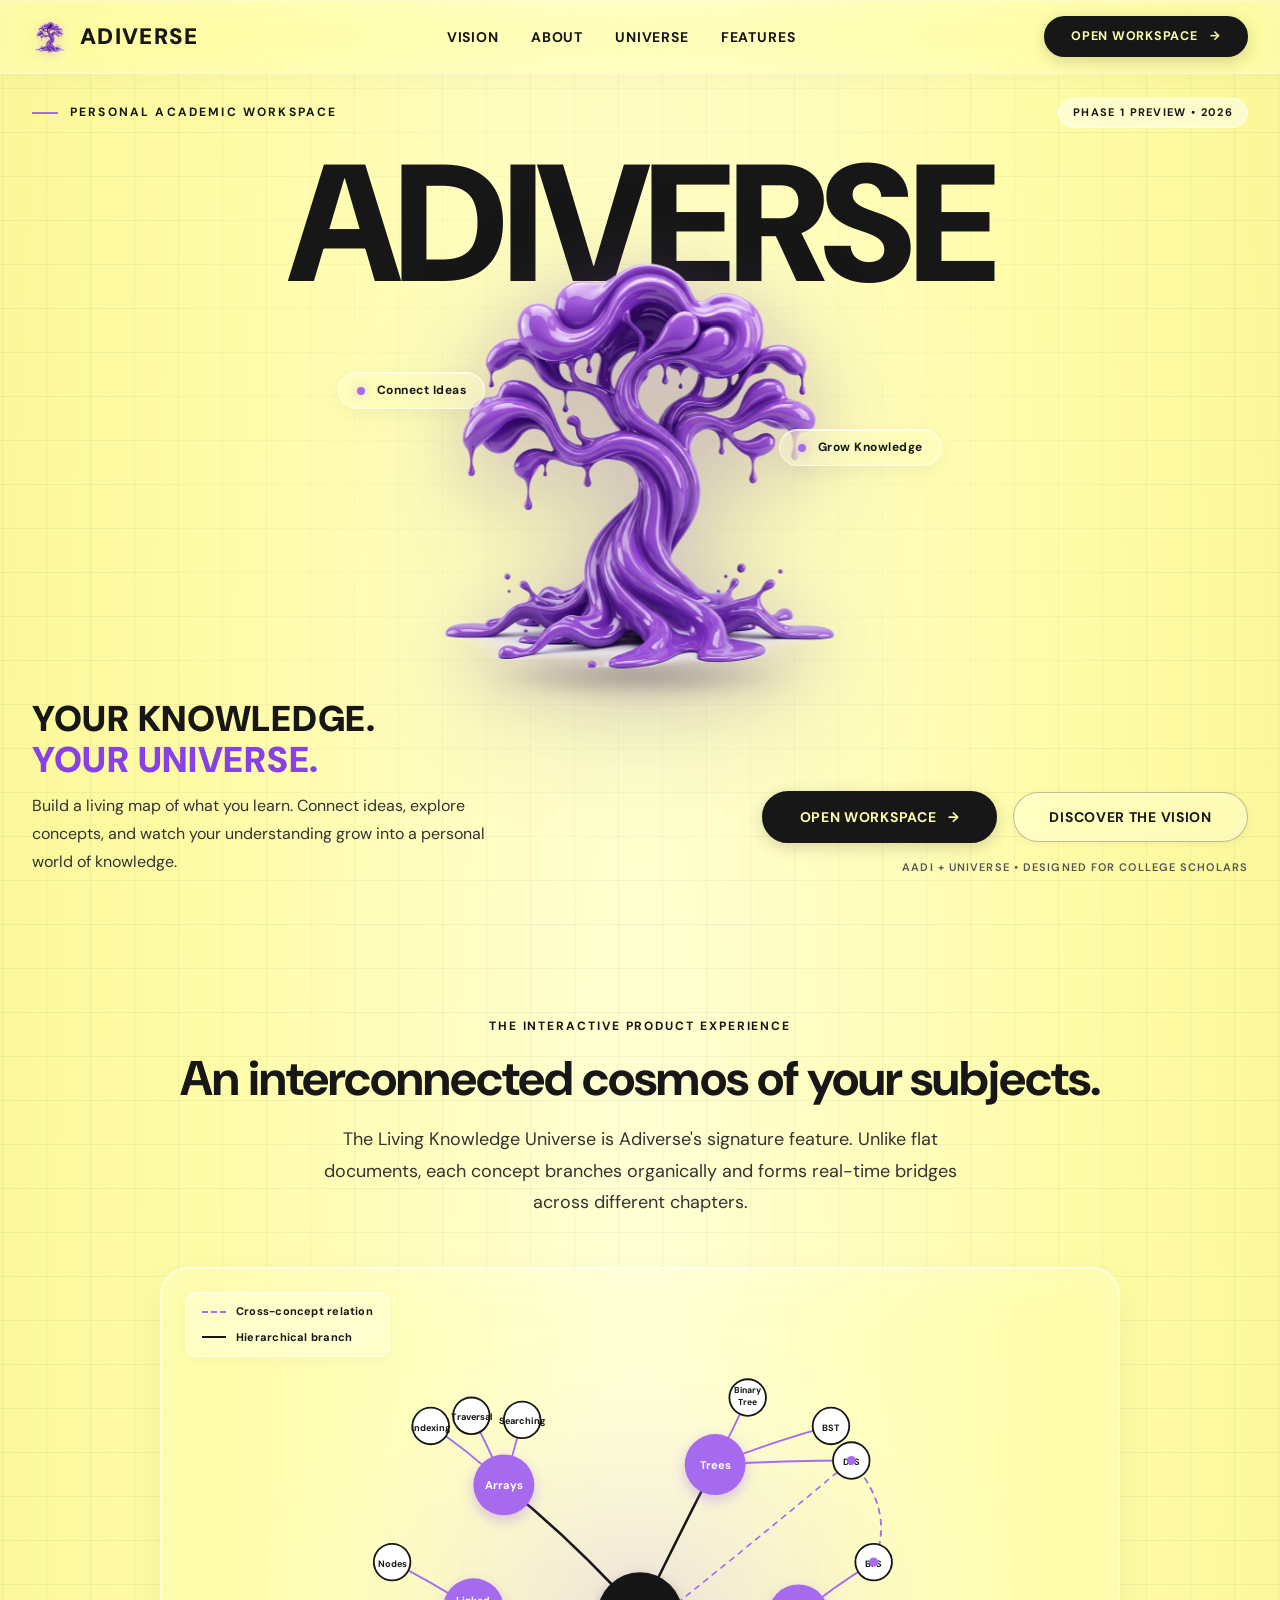
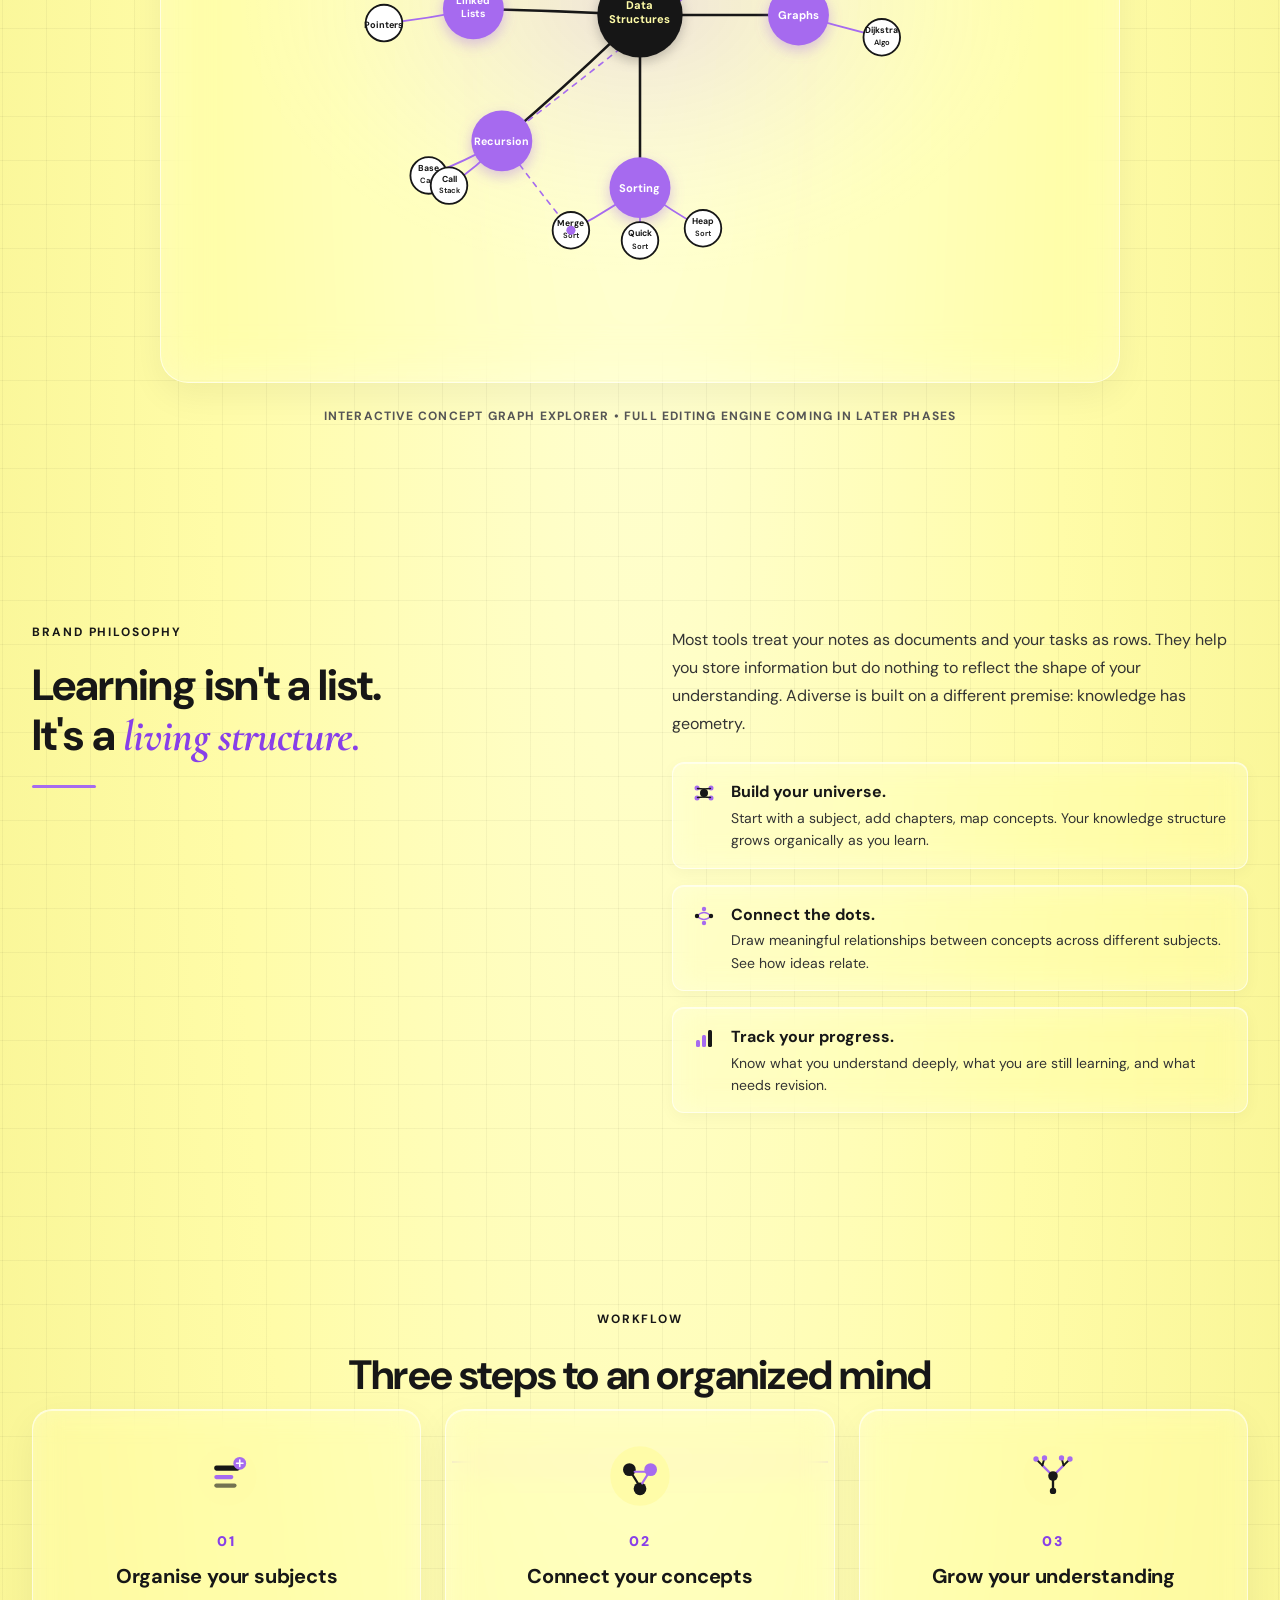
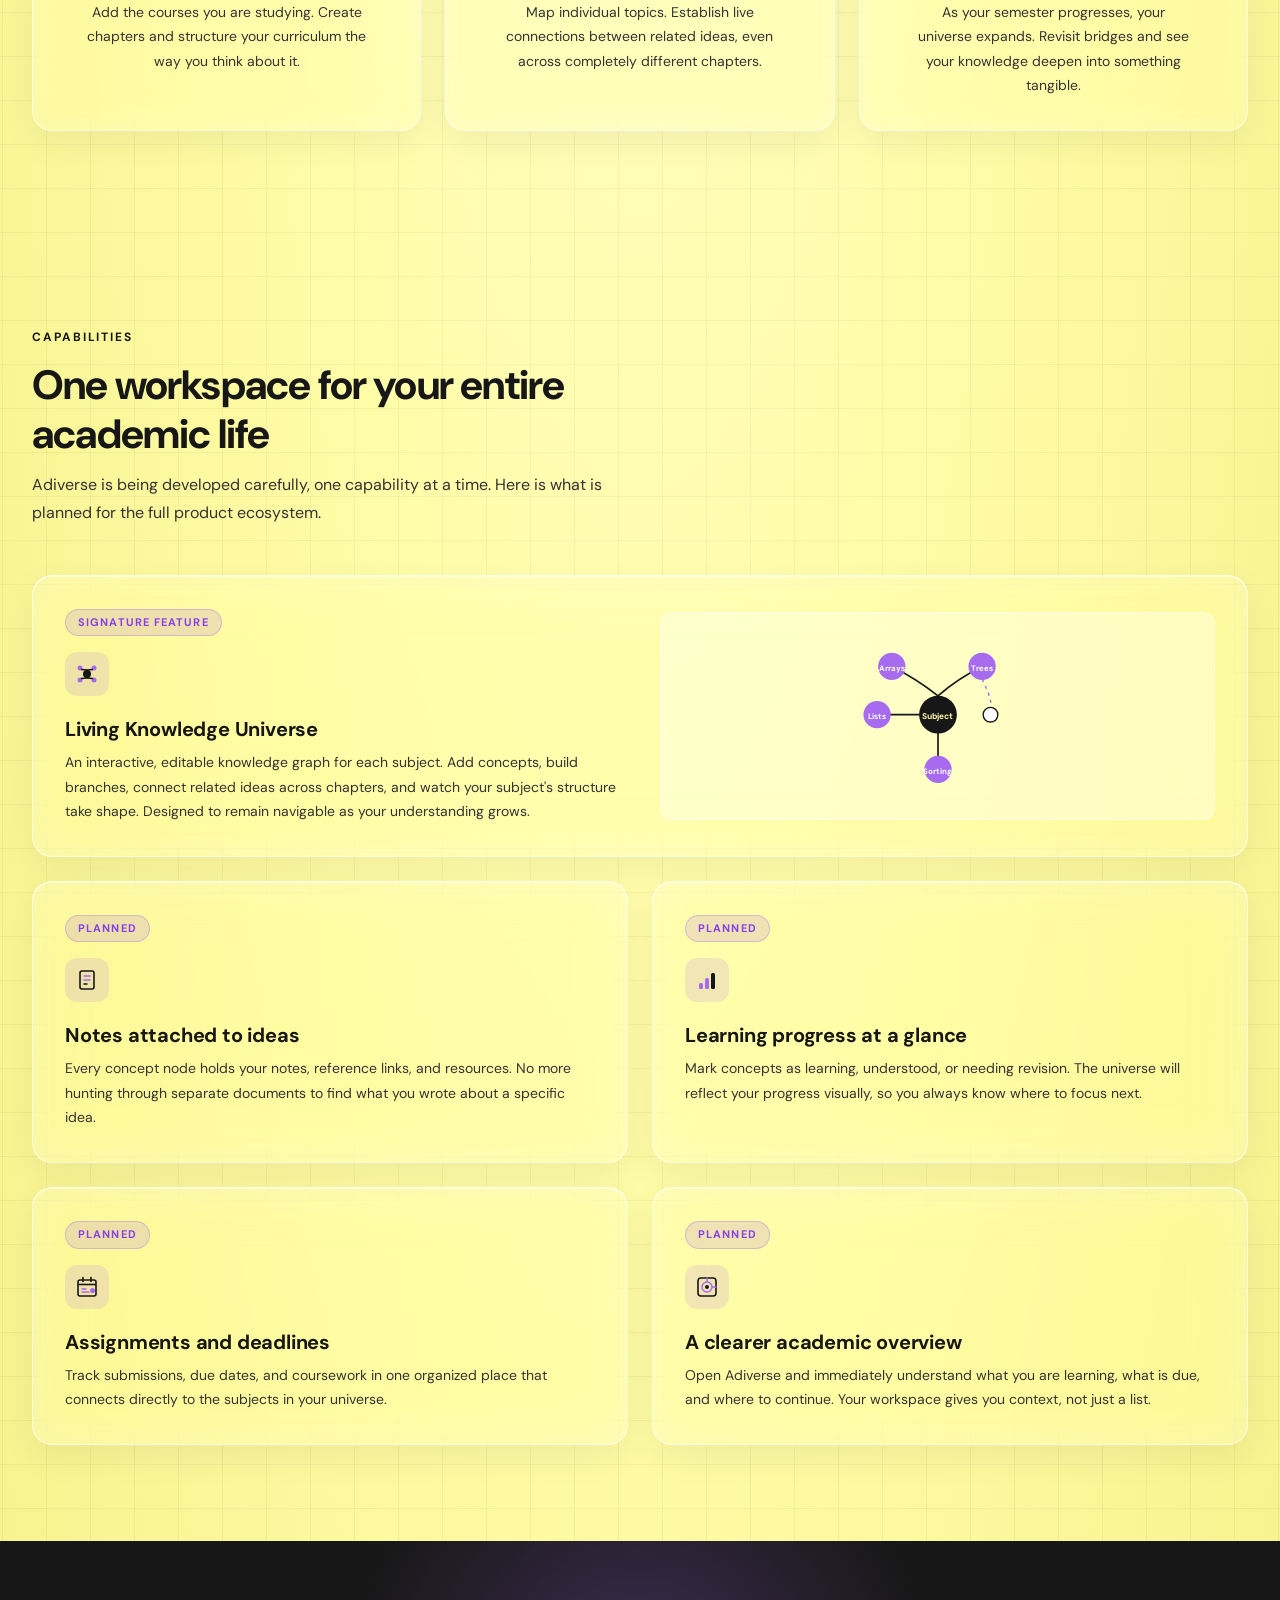
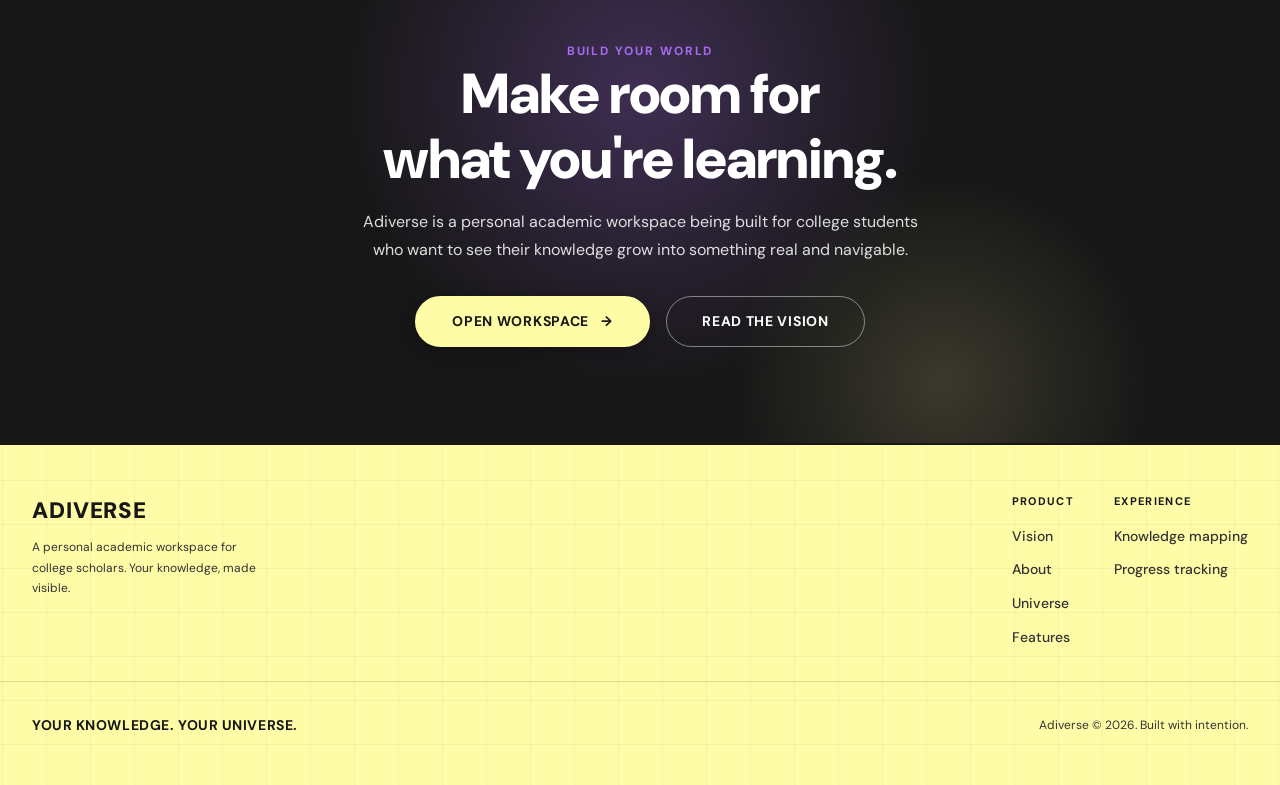
<file: index.html>
<!DOCTYPE html>
<html lang="en">
<head>
  <meta charset="UTF-8" />
  <meta name="viewport" content="width=device-width, initial-scale=1.0" />
  <meta name="description" content="Adiverse is a personal academic workspace where college students organize subjects, connect concepts, and explore an evolving living knowledge universe." />
  <meta name="theme-color" content="#FFFCA8" />

  <title>Adiverse - Your knowledge. Your universe.</title>

  <!-- Official Adiverse Tree Favicon Suite -->
  <link rel="icon" type="image/x-icon" href="favicon.ico" />
  <link rel="icon" type="image/png" sizes="32x32" href="assets/favicon-32x32.png" />
  <link rel="icon" type="image/png" sizes="192x192" href="assets/favicon-192x192.png" />
  <link rel="apple-touch-icon" href="assets/favicon-192x192.png" />

  <!-- Google Fonts: DM Sans (Bold Modern Geometric Display) + Cormorant Garamond (Editorial Serif) -->
  <link rel="preconnect" href="https://fonts.googleapis.com" />
  <link rel="preconnect" href="https://fonts.gstatic.com" crossorigin />
  <link href="https://fonts.googleapis.com/css2?family=Cormorant+Garamond:ital,wght@0,400;0,600;1,400;1,600&family=DM+Sans:opsz,wght@9..40,400;9..40,500;9..40,700;9..40,900&display=swap" rel="stylesheet" />

  <!-- Stylesheets -->
  <link rel="stylesheet" href="css/tokens.css" />
  <link rel="stylesheet" href="css/base.css" />
  <link rel="stylesheet" href="css/landing.css" />
  <link rel="stylesheet" href="css/responsive.css" />
</head>
<body>

  <!-- Subtle Academic Technical Grid Pattern Canvas Overlay -->
  <div class="bg-grid" aria-hidden="true"></div>

  <!-- ======================================================
       PREMIUM NAVIGATION (Official Tree Brand Emblem)
       ====================================================== -->
  <header>
    <nav
      id="site-nav"
      class="nav"
      role="navigation"
      aria-label="Main navigation"
    >
      <div class="nav__inner">

        <!-- Official Brand Logo: Glossy Purple Tree Emblem + ADIVERSE Wordmark -->
        <a href="#" class="nav__brand" aria-label="Adiverse - Home">
          <img
            src="assets/tree-logo-nav.png"
            alt="Adiverse Tree Logo"
            class="nav__logo-img"
            width="36"
            height="36"
            loading="eager"
          />
          <span class="nav__wordmark">ADIVERSE</span>
        </a>

        <!-- Desktop Links -->
        <ul class="nav__links" role="list">
          <li><a href="#vision"           class="nav__link">Vision</a></li>
          <li><a href="#about"            class="nav__link">About</a></li>
          <li><a href="#universe-preview" class="nav__link">Universe</a></li>
          <li><a href="#features"         class="nav__link">Features</a></li>
        </ul>

        <!-- Desktop CTA: Custom Pill Button -->
        <div class="nav__cta">
          <a href="workspace.html" class="btn btn--primary">
            <span>Open Workspace</span>
            <span class="btn__arrow" aria-hidden="true">&rarr;</span>
          </a>
        </div>

        <!-- Hamburger for Mobile -->
        <button
          id="nav-hamburger"
          class="nav__hamburger"
          aria-controls="nav-mobile"
          aria-expanded="false"
          aria-label="Open navigation menu"
        >
          <span></span>
          <span></span>
          <span></span>
        </button>

      </div>

      <!-- Mobile Navigation Drawer -->
      <nav
        id="nav-mobile"
        class="nav__mobile"
        aria-label="Mobile navigation"
      >
        <a href="#vision"           class="nav__mobile-link">Vision</a>
        <a href="#about"            class="nav__mobile-link">About</a>
        <a href="#universe-preview" class="nav__mobile-link">Universe</a>
        <a href="#features"         class="nav__mobile-link">Features</a>
        <a href="workspace.html" class="btn btn--primary nav__mobile-cta">
          <span>Open Workspace</span>
          <span class="btn__arrow" aria-hidden="true">&rarr;</span>
        </a>
      </nav>

    </nav>
  </header>


  <main>

    <!-- ======================================================
         MAIN HERO: OVERSIZED ADIVERSE + 3D LIQUID PURPLE TREE LOGO
         - Soft Pastel Lemon-Yellow Gradient (#FFFFD6 -> #FFFCA8 -> #F5F18A)
         - Enormous Near-Black ADIVERSE Wordmark
         - Exact Glossy Purple Liquid Tree Artwork (Centerpiece)
         - Refined Custom Pill Buttons
         ====================================================== -->
    <section class="hero" aria-label="Adiverse Brand Hero">
      <div class="hero__inner">

        <!-- Top Eyebrow & Live Studio Badge -->
        <div class="hero__meta reveal">
          <div class="hero__eyebrow">
            <span class="hero__eyebrow-line" aria-hidden="true"></span>
            <span>Personal Academic Workspace</span>
          </div>
          <span class="hero__badge">Phase 1 Preview &bull; 2026</span>
        </div>

        <!-- Wordmark & 3D Tree Sculpture Layered Stage -->
        <div class="hero__wordmark-stage reveal reveal--delay-1">

          <!-- Enormous Brand Wordmark dominating the canvas -->
          <h1 class="hero__big-title" aria-label="ADIVERSE">ADIVERSE</h1>

          <!--
            Exact 3D Glossy Liquid Purple Tree Brand Artwork (PRESERVED EXACTLY)
            STRICT REQUIREMENT: NO CARD, NO CONTAINER, NO RECTANGLE BEHIND IT.
            Floats directly over the yellow studio gradient canvas with transparent alpha channel.
          -->
          <div class="hero__sculpture-container" aria-hidden="true">
            <img
              src="assets/purple-tree-sculpture.png"
              alt="Adiverse 3D Liquid Purple Tree Brand Logo"
              class="hero__sculpture-img"
              width="580"
              height="480"
              loading="eager"
            />
            <!-- Soft Organic Contact Ground Shadow -->
            <div class="hero__sculpture-shadow"></div>

            <!-- Floating Frosted Glass Concept Annotations (Complementary Accents) -->
            <div class="hero__annotation hero__annotation--left">
              <span>Connect Ideas</span>
            </div>
            <div class="hero__annotation hero__annotation--right">
              <span>Grow Knowledge</span>
            </div>
          </div>

        </div>

        <!-- Lower Hero Grid: Tagline, Body Copy & Custom Pill CTAs -->
        <div class="hero__footer-grid reveal reveal--delay-2">

          <div class="hero__tagline-wrap">
            <p class="hero__tagline">
              YOUR KNOWLEDGE.<br />
              <span>YOUR UNIVERSE.</span>
            </p>
            <p class="hero__body">
              Build a living map of what you learn. Connect ideas, explore concepts,
              and watch your understanding grow into a personal world of knowledge.
            </p>
          </div>

          <div class="hero__cta-col">
            <div class="hero__cta-group">
              <a href="workspace.html" class="btn btn--primary">
                <span>OPEN WORKSPACE</span>
                <span class="btn__arrow" aria-hidden="true">&rarr;</span>
              </a>
              <a href="#vision" class="btn btn--ghost">
                <span>DISCOVER THE VISION</span>
              </a>
            </div>
            <span class="hero__sub-label">Aadi + Universe &bull; Designed for College Scholars</span>
          </div>

        </div>

      </div>
    </section>


    <!-- ======================================================
         LIVING KNOWLEDGE UNIVERSE (Section C)
         THE CONCEPT GRAPH (Distinct from Hero Tree Logo!)
         ====================================================== -->
    <section
      id="universe-preview"
      class="universe-preview universe-section"
      aria-label="Knowledge Universe Explorer Demonstration"
    >
      <div class="container">

        <div class="universe-preview__header">
          <span class="eyebrow reveal">The Interactive Product Experience</span>
          <h2 class="universe-preview__title reveal reveal--delay-1">
            An interconnected cosmos of your subjects.
          </h2>
          <p class="universe-preview__subtitle reveal reveal--delay-2">
            The Living Knowledge Universe is Adiverse's signature feature. Unlike flat documents,
            each concept branches organically and forms real-time bridges across different chapters.
          </p>
        </div>

        <!-- Detailed Architectural Concept Graph Frame (Genuine Frosted Glass) -->
        <div
          class="universe-preview__canvas reveal"
          id="universe-canvas"
          role="img"
          aria-label="Structured radial knowledge diagram for Data Structures with 6 chapter branches: Arrays, Trees, Linked Lists, Graphs, Sorting, Recursion"
        >
          <!-- Translucent Frosted Glass Legend Overlay -->
          <div class="universe-legend" aria-label="Knowledge Graph Legend">
            <div class="universe-legend__item">
              <span class="universe-legend__indicator universe-legend__indicator--cross" aria-hidden="true"></span>
              <span>Cross-concept relation</span>
            </div>
            <div class="universe-legend__item">
              <span class="universe-legend__indicator universe-legend__indicator--branch" aria-hidden="true"></span>
              <span>Hierarchical branch</span>
            </div>
          </div>

          <svg
            viewBox="0 0 880 640"
            fill="none"
            xmlns="http://www.w3.org/2000/svg"
          >
            <defs>
              <radialGradient id="canvasPurpleGlow" cx="50%" cy="48%" r="48%">
                <stop offset="0%"   stop-color="#A66BEF" stop-opacity="0.20"/>
                <stop offset="100%" stop-color="#FFFFFF" stop-opacity="0"/>
              </radialGradient>
              <filter id="bigNodeShadow" x="-30%" y="-30%" width="160%" height="160%">
                <feDropShadow dx="0" dy="4" stdDeviation="6" flood-color="#171717" flood-opacity="0.22"/>
              </filter>
              <filter id="purpleShadow" x="-30%" y="-30%" width="160%" height="160%">
                <feDropShadow dx="0" dy="5" stdDeviation="7" flood-color="#A66BEF" flood-opacity="0.40"/>
              </filter>
            </defs>

            <!-- Atmospheric ambient backdrop -->
            <ellipse cx="440" cy="310" rx="410" ry="280" fill="url(#canvasPurpleGlow)"/>

            <!-- =================== EDGES =================== -->

            <!-- Root to six chapters -->
            <path class="graph-edge--animate" data-edge-from="root" data-edge-to="arrays"
              d="M440,310 Q376,238 306,182"
              stroke="#171717" stroke-width="2.5" stroke-linecap="round"/>

            <path class="graph-edge--animate" data-edge-from="root" data-edge-to="trees"
              d="M440,310 Q480,228 514,162"
              stroke="#171717" stroke-width="2.5" stroke-linecap="round"/>

            <path class="graph-edge--animate" data-edge-from="root" data-edge-to="linkedlists"
              d="M440,310 Q358,306 276,304"
              stroke="#171717" stroke-width="2.5" stroke-linecap="round"/>

            <path class="graph-edge--animate" data-edge-from="root" data-edge-to="graphs"
              d="M440,310 Q518,310 596,310"
              stroke="#171717" stroke-width="2.5" stroke-linecap="round"/>

            <path class="graph-edge--animate" data-edge-from="root" data-edge-to="sorting"
              d="M440,310 Q440,400 440,480"
              stroke="#171717" stroke-width="2.5" stroke-linecap="round"/>

            <path class="graph-edge--animate" data-edge-from="root" data-edge-to="recursion"
              d="M440,310 Q372,376 304,434"
              stroke="#171717" stroke-width="2.5" stroke-linecap="round"/>

            <!-- Arrays concepts -->
            <path class="graph-edge--animate" data-edge-from="arrays" data-edge-to="indexing"
              d="M306,182 Q274,150 234,124"
              stroke="#A66BEF" stroke-width="1.8" stroke-linecap="round"/>

            <path class="graph-edge--animate" data-edge-from="arrays" data-edge-to="traversal"
              d="M306,182 Q292,146 274,114"
              stroke="#A66BEF" stroke-width="1.8" stroke-linecap="round"/>

            <path class="graph-edge--animate" data-edge-from="arrays" data-edge-to="searching"
              d="M306,182 Q316,148 324,118"
              stroke="#A66BEF" stroke-width="1.8" stroke-linecap="round"/>

            <!-- Trees concepts -->
            <path class="graph-edge--animate" data-edge-from="trees" data-edge-to="binarytree"
              d="M514,162 Q532,126 546,96"
              stroke="#A66BEF" stroke-width="1.8" stroke-linecap="round"/>

            <path class="graph-edge--animate" data-edge-from="trees" data-edge-to="bst"
              d="M514,162 Q574,138 628,124"
              stroke="#A66BEF" stroke-width="1.8" stroke-linecap="round"/>

            <path class="graph-edge--animate" data-edge-from="trees" data-edge-to="dfs"
              d="M514,162 Q584,158 648,158"
              stroke="#A66BEF" stroke-width="1.8" stroke-linecap="round"/>

            <!-- Linked Lists concepts -->
            <path class="graph-edge--animate" data-edge-from="linkedlists" data-edge-to="nodes"
              d="M276,304 Q236,278 196,258"
              stroke="#A66BEF" stroke-width="1.8" stroke-linecap="round"/>

            <path class="graph-edge--animate" data-edge-from="linkedlists" data-edge-to="pointers"
              d="M276,304 Q232,314 188,318"
              stroke="#A66BEF" stroke-width="1.8" stroke-linecap="round"/>

            <!-- Graphs concepts -->
            <path class="graph-edge--animate" data-edge-from="graphs" data-edge-to="bfs"
              d="M596,310 Q634,280 670,258"
              stroke="#A66BEF" stroke-width="1.8" stroke-linecap="round"/>

            <path class="graph-edge--animate" data-edge-from="graphs" data-edge-to="dijkstra"
              d="M596,310 Q638,322 678,332"
              stroke="#A66BEF" stroke-width="1.8" stroke-linecap="round"/>

            <!-- Sorting concepts -->
            <path class="graph-edge--animate" data-edge-from="sorting" data-edge-to="mergesort"
              d="M440,480 Q408,504 372,522"
              stroke="#A66BEF" stroke-width="1.8" stroke-linecap="round"/>

            <path class="graph-edge--animate" data-edge-from="sorting" data-edge-to="quicksort"
              d="M440,480 Q440,508 440,532"
              stroke="#A66BEF" stroke-width="1.8" stroke-linecap="round"/>

            <path class="graph-edge--animate" data-edge-from="sorting" data-edge-to="heapsort"
              d="M440,480 Q472,504 502,520"
              stroke="#A66BEF" stroke-width="1.8" stroke-linecap="round"/>

            <!-- Recursion concepts -->
            <path class="graph-edge--animate" data-edge-from="recursion" data-edge-to="basecase"
              d="M304,434 Q268,454 232,468"
              stroke="#A66BEF" stroke-width="1.8" stroke-linecap="round"/>

            <path class="graph-edge--animate" data-edge-from="recursion" data-edge-to="callstack"
              d="M304,434 Q280,460 252,478"
              stroke="#A66BEF" stroke-width="1.8" stroke-linecap="round"/>

            <!-- Cross-concept bridge connections -->
            <path class="graph-edge--animate" data-edge-from="dfs" data-edge-to="bfs"
              d="M648,158 Q692,208 670,258"
              stroke="#A66BEF" stroke-width="1.8" stroke-linecap="round" stroke-dasharray="5 6"/>

            <path class="graph-edge--animate" data-edge-from="recursion" data-edge-to="dfs"
              d="M304,434 Q476,302 648,158"
              stroke="#A66BEF" stroke-width="1.6" stroke-linecap="round" stroke-dasharray="5 6"/>

            <path class="graph-edge--animate" data-edge-from="mergesort" data-edge-to="recursion"
              d="M372,522 Q338,480 304,434"
              stroke="#A66BEF" stroke-width="1.6" stroke-linecap="round" stroke-dasharray="5 6"/>

            <!-- =================== NODES =================== -->

            <!-- ROOT: Solid Near-Black with Yellow Font -->
            <g
              class="graph-node--animate"
              data-node-id="root"
              tabindex="0"
              role="img"
              aria-label="Root Node: Data Structures"
              style="cursor:pointer;"
            >
              <circle cx="440" cy="310" r="42" fill="#171717" filter="url(#bigNodeShadow)"/>
              <text x="440" y="304" text-anchor="middle" fill="#FFFCA8" font-family="'DM Sans',sans-serif" font-size="11" font-weight="700">Data</text>
              <text x="440" y="318" text-anchor="middle" fill="#FFFCA8" font-family="'DM Sans',sans-serif" font-size="11" font-weight="700">Structures</text>
            </g>

            <!-- CHAPTER NODES: Signature Purple #A66BEF -->
            <g class="graph-node--animate" data-node-id="arrays"
               tabindex="0" role="img" aria-label="Chapter: Arrays" style="cursor:pointer;">
              <circle cx="306" cy="182" r="30" fill="#A66BEF" filter="url(#purpleShadow)"/>
              <text x="306" y="186.5" text-anchor="middle" fill="#FFFFFF" font-family="'DM Sans',sans-serif" font-size="11" font-weight="700">Arrays</text>
            </g>

            <g class="graph-node--animate" data-node-id="trees"
               tabindex="0" role="img" aria-label="Chapter: Trees" style="cursor:pointer;">
              <circle cx="514" cy="162" r="30" fill="#A66BEF" filter="url(#purpleShadow)"/>
              <text x="514" y="166.5" text-anchor="middle" fill="#FFFFFF" font-family="'DM Sans',sans-serif" font-size="11" font-weight="700">Trees</text>
            </g>

            <g class="graph-node--animate" data-node-id="linkedlists"
               tabindex="0" role="img" aria-label="Chapter: Linked Lists" style="cursor:pointer;">
              <circle cx="276" cy="304" r="30" fill="#A66BEF" filter="url(#purpleShadow)"/>
              <text x="276" y="299" text-anchor="middle" fill="#FFFFFF" font-family="'DM Sans',sans-serif" font-size="10" font-weight="700">Linked</text>
              <text x="276" y="312" text-anchor="middle" fill="#FFFFFF" font-family="'DM Sans',sans-serif" font-size="10" font-weight="700">Lists</text>
            </g>

            <g class="graph-node--animate" data-node-id="graphs"
               tabindex="0" role="img" aria-label="Chapter: Graphs" style="cursor:pointer;">
              <circle cx="596" cy="310" r="30" fill="#A66BEF" filter="url(#purpleShadow)"/>
              <text x="596" y="314.5" text-anchor="middle" fill="#FFFFFF" font-family="'DM Sans',sans-serif" font-size="11" font-weight="700">Graphs</text>
            </g>

            <g class="graph-node--animate" data-node-id="sorting"
               tabindex="0" role="img" aria-label="Chapter: Sorting" style="cursor:pointer;">
              <circle cx="440" cy="480" r="30" fill="#A66BEF" filter="url(#purpleShadow)"/>
              <text x="440" y="484.5" text-anchor="middle" fill="#FFFFFF" font-family="'DM Sans',sans-serif" font-size="11" font-weight="700">Sorting</text>
            </g>

            <g class="graph-node--animate" data-node-id="recursion"
               tabindex="0" role="img" aria-label="Chapter: Recursion" style="cursor:pointer;">
              <circle cx="304" cy="434" r="30" fill="#A66BEF" filter="url(#purpleShadow)"/>
              <text x="304" y="438.5" text-anchor="middle" fill="#FFFFFF" font-family="'DM Sans',sans-serif" font-size="10.5" font-weight="700">Recursion</text>
            </g>

            <!-- CONCEPT NODES: White / Dark with Purple Interactive Sheen -->
            <g class="graph-node--animate" data-node-id="indexing" tabindex="0" role="img" aria-label="Concept: Indexing" style="cursor:pointer;">
              <circle cx="234" cy="124" r="18" fill="#FFFFFF" stroke="#171717" stroke-width="1.8"/>
              <text x="234" y="128.5" text-anchor="middle" fill="#171717" font-family="'DM Sans',sans-serif" font-size="9" font-weight="700">Indexing</text>
            </g>

            <g class="graph-node--animate" data-node-id="traversal" tabindex="0" role="img" aria-label="Concept: Traversal" style="cursor:pointer;">
              <circle cx="274" cy="114" r="18" fill="#FFFFFF" stroke="#171717" stroke-width="1.8"/>
              <text x="274" y="118.5" text-anchor="middle" fill="#171717" font-family="'DM Sans',sans-serif" font-size="9" font-weight="700">Traversal</text>
            </g>

            <g class="graph-node--animate" data-node-id="searching" tabindex="0" role="img" aria-label="Concept: Searching" style="cursor:pointer;">
              <circle cx="324" cy="118" r="18" fill="#FFFFFF" stroke="#171717" stroke-width="1.8"/>
              <text x="324" y="122.5" text-anchor="middle" fill="#171717" font-family="'DM Sans',sans-serif" font-size="9" font-weight="700">Searching</text>
            </g>

            <g class="graph-node--animate" data-node-id="binarytree" tabindex="0" role="img" aria-label="Concept: Binary Tree" style="cursor:pointer;">
              <circle cx="546" cy="96" r="18" fill="#FFFFFF" stroke="#171717" stroke-width="1.8"/>
              <text x="546" y="92" text-anchor="middle" fill="#171717" font-family="'DM Sans',sans-serif" font-size="8.5" font-weight="700">Binary</text>
              <text x="546" y="103" text-anchor="middle" fill="#171717" font-family="'DM Sans',sans-serif" font-size="8.5" font-weight="700">Tree</text>
            </g>

            <g class="graph-node--animate" data-node-id="bst" tabindex="0" role="img" aria-label="Concept: BST" style="cursor:pointer;">
              <circle cx="628" cy="124" r="18" fill="#FFFFFF" stroke="#171717" stroke-width="1.8"/>
              <text x="628" y="128.5" text-anchor="middle" fill="#171717" font-family="'DM Sans',sans-serif" font-size="9" font-weight="700">BST</text>
            </g>

            <g class="graph-node--animate" data-node-id="dfs" tabindex="0" role="img" aria-label="Concept: DFS" style="cursor:pointer;">
              <circle cx="648" cy="158" r="18" fill="#FFFFFF" stroke="#171717" stroke-width="1.8"/>
              <text x="648" y="162.5" text-anchor="middle" fill="#171717" font-family="'DM Sans',sans-serif" font-size="9" font-weight="700">DFS</text>
            </g>

            <g class="graph-node--animate" data-node-id="nodes" tabindex="0" role="img" aria-label="Concept: Nodes" style="cursor:pointer;">
              <circle cx="196" cy="258" r="18" fill="#FFFFFF" stroke="#171717" stroke-width="1.8"/>
              <text x="196" y="262.5" text-anchor="middle" fill="#171717" font-family="'DM Sans',sans-serif" font-size="9" font-weight="700">Nodes</text>
            </g>

            <g class="graph-node--animate" data-node-id="pointers" tabindex="0" role="img" aria-label="Concept: Pointers" style="cursor:pointer;">
              <circle cx="188" cy="318" r="18" fill="#FFFFFF" stroke="#171717" stroke-width="1.8"/>
              <text x="188" y="322.5" text-anchor="middle" fill="#171717" font-family="'DM Sans',sans-serif" font-size="9" font-weight="700">Pointers</text>
            </g>

            <g class="graph-node--animate" data-node-id="bfs" tabindex="0" role="img" aria-label="Concept: BFS" style="cursor:pointer;">
              <circle cx="670" cy="258" r="18" fill="#FFFFFF" stroke="#171717" stroke-width="1.8"/>
              <text x="670" y="262.5" text-anchor="middle" fill="#171717" font-family="'DM Sans',sans-serif" font-size="9" font-weight="700">BFS</text>
            </g>

            <g class="graph-node--animate" data-node-id="dijkstra" tabindex="0" role="img" aria-label="Concept: Dijkstra" style="cursor:pointer;">
              <circle cx="678" cy="332" r="18" fill="#FFFFFF" stroke="#171717" stroke-width="1.8"/>
              <text x="678" y="328" text-anchor="middle" fill="#171717" font-family="'DM Sans',sans-serif" font-size="8.5" font-weight="700">Dijkstra</text>
              <text x="678" y="340" text-anchor="middle" fill="#171717" font-family="'DM Sans',sans-serif" font-size="7.5" font-weight="600">Algo</text>
            </g>

            <g class="graph-node--animate" data-node-id="mergesort" tabindex="0" role="img" aria-label="Concept: Merge Sort" style="cursor:pointer;">
              <circle cx="372" cy="522" r="18" fill="#FFFFFF" stroke="#171717" stroke-width="1.8"/>
              <text x="372" y="518" text-anchor="middle" fill="#171717" font-family="'DM Sans',sans-serif" font-size="8.5" font-weight="700">Merge</text>
              <text x="372" y="530" text-anchor="middle" fill="#171717" font-family="'DM Sans',sans-serif" font-size="7.5" font-weight="600">Sort</text>
            </g>

            <g class="graph-node--animate" data-node-id="quicksort" tabindex="0" role="img" aria-label="Concept: Quick Sort" style="cursor:pointer;">
              <circle cx="440" cy="532" r="18" fill="#FFFFFF" stroke="#171717" stroke-width="1.8"/>
              <text x="440" y="528" text-anchor="middle" fill="#171717" font-family="'DM Sans',sans-serif" font-size="8.5" font-weight="700">Quick</text>
              <text x="440" y="540" text-anchor="middle" fill="#171717" font-family="'DM Sans',sans-serif" font-size="7.5" font-weight="600">Sort</text>
            </g>

            <g class="graph-node--animate" data-node-id="heapsort" tabindex="0" role="img" aria-label="Concept: Heap Sort" style="cursor:pointer;">
              <circle cx="502" cy="520" r="18" fill="#FFFFFF" stroke="#171717" stroke-width="1.8"/>
              <text x="502" y="516" text-anchor="middle" fill="#171717" font-family="'DM Sans',sans-serif" font-size="8.5" font-weight="700">Heap</text>
              <text x="502" y="528" text-anchor="middle" fill="#171717" font-family="'DM Sans',sans-serif" font-size="7.5" font-weight="600">Sort</text>
            </g>

            <g class="graph-node--animate" data-node-id="basecase" tabindex="0" role="img" aria-label="Concept: Base Case" style="cursor:pointer;">
              <circle cx="232" cy="468" r="18" fill="#FFFFFF" stroke="#171717" stroke-width="1.8"/>
              <text x="232" y="464" text-anchor="middle" fill="#171717" font-family="'DM Sans',sans-serif" font-size="8.5" font-weight="700">Base</text>
              <text x="232" y="475" text-anchor="middle" fill="#171717" font-family="'DM Sans',sans-serif" font-size="7.5" font-weight="600">Case</text>
            </g>

            <g class="graph-node--animate" data-node-id="callstack" tabindex="0" role="img" aria-label="Concept: Call Stack" style="cursor:pointer;">
              <circle cx="252" cy="478" r="18" fill="#FFFFFF" stroke="#171717" stroke-width="1.8"/>
              <text x="252" y="474" text-anchor="middle" fill="#171717" font-family="'DM Sans',sans-serif" font-size="8.5" font-weight="700">Call</text>
              <text x="252" y="485" text-anchor="middle" fill="#171717" font-family="'DM Sans',sans-serif" font-size="7.5" font-weight="600">Stack</text>
            </g>

            <!-- Purple Indicator Halos -->
            <circle cx="648" cy="158" r="4.5" fill="#A66BEF"/>
            <circle cx="670" cy="258" r="4.5" fill="#A66BEF"/>
            <circle cx="372" cy="522" r="4.5" fill="#A66BEF"/>

          </svg>
        </div>

        <p class="universe-preview__caption reveal">
          Interactive concept graph explorer &bull; Full editing engine coming in later phases
        </p>

      </div>
    </section>


    <!-- ======================================================
         VISION (Section D)
         ====================================================== -->
    <section id="vision" class="vision" aria-label="Product Vision">
      <div class="container">
        <div class="vision__grid">

          <div class="vision__left">
            <span class="eyebrow reveal">Brand Philosophy</span>
            <h2 class="vision__statement reveal reveal--delay-1">
              Learning isn't a list.<br />
              It's a <em>living structure.</em>
            </h2>
            <div class="vision__accent-line reveal reveal--delay-2" aria-hidden="true"></div>
          </div>

          <div class="vision__content">
            <p class="vision__body reveal">
              Most tools treat your notes as documents and your tasks as rows.
              They help you store information but do nothing to reflect the
              shape of your understanding. Adiverse is built on a different
              premise: knowledge has geometry.
            </p>

            <div class="vision__detail reveal reveal--delay-1">
              <svg class="vision__detail-icon" width="22" height="22" viewBox="0 0 22 22" fill="none" aria-hidden="true">
                <circle cx="11" cy="11" r="4" fill="#171717"/>
                <circle cx="4"  cy="6"  r="2.5" fill="#A66BEF"/>
                <circle cx="18" cy="6"  r="2.5" fill="#A66BEF"/>
                <circle cx="4"  cy="16" r="2.5" fill="#A66BEF"/>
                <circle cx="18" cy="16" r="2.5" fill="#A66BEF"/>
                <line x1="11" y1="7"  x2="4.5"  y2="6.5"  stroke="#171717" stroke-width="1.4" stroke-linecap="round"/>
                <line x1="11" y1="7"  x2="17.5" y2="6.5"  stroke="#171717" stroke-width="1.4" stroke-linecap="round"/>
                <line x1="11" y1="15" x2="4.5"  y2="15.5" stroke="#171717" stroke-width="1.4" stroke-linecap="round"/>
                <line x1="11" y1="15" x2="17.5" y2="15.5" stroke="#171717" stroke-width="1.4" stroke-linecap="round"/>
              </svg>
              <div class="vision__detail-text">
                <strong>Build your universe.</strong>
                Start with a subject, add chapters, map concepts. Your knowledge
                structure grows organically as you learn.
              </div>
            </div>

            <div class="vision__detail reveal reveal--delay-2">
              <svg class="vision__detail-icon" width="22" height="22" viewBox="0 0 22 22" fill="none" aria-hidden="true">
                <path d="M4,11 Q11,4 18,11 Q11,18 4,11Z" stroke="#A66BEF" stroke-width="1.6" fill="none" stroke-linecap="round"/>
                <circle cx="4"  cy="11" r="2.2" fill="#171717"/>
                <circle cx="18" cy="11" r="2.2" fill="#171717"/>
                <circle cx="11" cy="4"  r="2.2" fill="#A66BEF"/>
                <circle cx="11" cy="18" r="2.2" fill="#A66BEF"/>
              </svg>
              <div class="vision__detail-text">
                <strong>Connect the dots.</strong>
                Draw meaningful relationships between concepts across different
                subjects. See how ideas relate.
              </div>
            </div>

            <div class="vision__detail reveal reveal--delay-3">
              <svg class="vision__detail-icon" width="22" height="22" viewBox="0 0 22 22" fill="none" aria-hidden="true">
                <rect x="3" y="13" width="4" height="7" rx="1.5" fill="#A66BEF"/>
                <rect x="9" y="8"  width="4" height="12" rx="1.5" fill="#A66BEF"/>
                <rect x="15" y="3" width="4" height="17" rx="1.5" fill="#171717"/>
              </svg>
              <div class="vision__detail-text">
                <strong>Track your progress.</strong>
                Know what you understand deeply, what you are still learning,
                and what needs revision.
              </div>
            </div>

          </div>
        </div>
      </div>
    </section>


    <!-- ======================================================
         ABOUT / HOW IT WORKS (Section E)
         ====================================================== -->
    <section id="about" class="how-it-works" aria-label="About and How It Works">
      <div class="container">

        <div class="how-it-works__header">
          <span class="eyebrow reveal">Workflow</span>
          <h2 class="how-it-works__title reveal reveal--delay-1">
            Three steps to an organized mind
          </h2>
        </div>

        <ol class="steps" role="list">

          <li class="step reveal">
            <div class="step__icon" aria-hidden="true">
              <svg viewBox="0 0 64 64" fill="none" xmlns="http://www.w3.org/2000/svg">
                <circle cx="32" cy="32" r="28" fill="#FFFCA8"/>
                <rect x="20" y="22" width="24" height="5" rx="2" fill="#171717"/>
                <rect x="20" y="31" width="18" height="4" rx="2" fill="#A66BEF"/>
                <rect x="20" y="39" width="21" height="4" rx="2" fill="#171717" opacity="0.6"/>
                <circle cx="44" cy="20" r="6" fill="#A66BEF"/>
                <line x1="44" y1="17" x2="44" y2="23" stroke="#FFFFFF" stroke-width="1.5" stroke-linecap="round"/>
                <line x1="41" y1="20" x2="47" y2="20" stroke="#FFFFFF" stroke-width="1.5" stroke-linecap="round"/>
              </svg>
            </div>
            <div class="step__text">
              <p class="step__number">01</p>
              <h3 class="step__title">Organise your subjects</h3>
              <p class="step__body">
                Add the courses you are studying. Create chapters and structure your
                curriculum the way you think about it.
              </p>
            </div>
          </li>

          <li class="step reveal reveal--delay-1">
            <div class="step__icon" aria-hidden="true">
              <svg viewBox="0 0 64 64" fill="none" xmlns="http://www.w3.org/2000/svg">
                <circle cx="32" cy="32" r="28" fill="#FFFCA8"/>
                <circle cx="22" cy="26" r="6" fill="#171717"/>
                <circle cx="42" cy="26" r="6" fill="#A66BEF"/>
                <circle cx="32" cy="44" r="6" fill="#171717"/>
                <line x1="27" y1="28" x2="37" y2="28" stroke="#A66BEF" stroke-width="2" stroke-linecap="round"/>
                <line x1="25" y1="31" x2="30" y2="39" stroke="#171717" stroke-width="2" stroke-linecap="round"/>
                <line x1="39" y1="31" x2="34" y2="39" stroke="#A66BEF" stroke-width="2" stroke-linecap="round"/>
              </svg>
            </div>
            <div class="step__text">
              <p class="step__number">02</p>
              <h3 class="step__title">Connect your concepts</h3>
              <p class="step__body">
                Map individual topics. Establish live connections between related
                ideas, even across completely different chapters.
              </p>
            </div>
          </li>

          <li class="step reveal reveal--delay-2">
            <div class="step__icon" aria-hidden="true">
              <svg viewBox="0 0 64 64" fill="none" xmlns="http://www.w3.org/2000/svg">
                <circle cx="32" cy="32" r="28" fill="#FFFCA8"/>
                <line x1="32" y1="46" x2="32" y2="32" stroke="#171717" stroke-width="2.2" stroke-linecap="round"/>
                <line x1="32" y1="32" x2="22" y2="22" stroke="#A66BEF" stroke-width="2.2" stroke-linecap="round"/>
                <line x1="32" y1="32" x2="42" y2="22" stroke="#A66BEF" stroke-width="2.2" stroke-linecap="round"/>
                <line x1="22" y1="22" x2="16" y2="16" stroke="#171717" stroke-width="1.8" stroke-linecap="round"/>
                <line x1="22" y1="22" x2="24" y2="15" stroke="#171717" stroke-width="1.8" stroke-linecap="round"/>
                <line x1="42" y1="22" x2="40" y2="15" stroke="#171717" stroke-width="1.8" stroke-linecap="round"/>
                <line x1="42" y1="22" x2="48" y2="16" stroke="#171717" stroke-width="1.8" stroke-linecap="round"/>
                <circle cx="32" cy="46" r="3" fill="#171717"/>
                <circle cx="16" cy="16" r="2.5" fill="#A66BEF"/>
                <circle cx="24" cy="15" r="2.5" fill="#A66BEF"/>
                <circle cx="40" cy="15" r="2.5" fill="#A66BEF"/>
                <circle cx="48" cy="16" r="2.5" fill="#A66BEF"/>
                <circle cx="32" cy="32" r="4.5" fill="#171717"/>
              </svg>
            </div>
            <div class="step__text">
              <p class="step__number">03</p>
              <h3 class="step__title">Grow your understanding</h3>
              <p class="step__body">
                As your semester progresses, your universe expands. Revisit
                bridges and see your knowledge deepen into something tangible.
              </p>
            </div>
          </li>

        </ol>

      </div>
    </section>


    <!-- ======================================================
         FEATURES (Section F)
         ====================================================== -->
    <section id="features" class="features" aria-label="Capabilities">
      <div class="container">

        <header class="features__header">
          <span class="eyebrow reveal">Capabilities</span>
          <h2 class="features__title reveal reveal--delay-1">
            One workspace for your entire academic life
          </h2>
          <p class="features__subtitle reveal reveal--delay-2">
            Adiverse is being developed carefully, one capability at a time.
            Here is what is planned for the full product ecosystem.
          </p>
        </header>

        <div class="features__grid">

          <!-- Wide Card: Living Knowledge Universe -->
          <article class="feature-card feature-card--wide reveal">
            <div class="feature-card__text">
              <span class="feature-card__tag">Signature Feature</span>
              <div class="feature-card__icon-wrap" aria-hidden="true">
                <svg width="24" height="24" viewBox="0 0 24 24" fill="none">
                  <circle cx="12" cy="12" r="4" fill="#171717"/>
                  <circle cx="5"  cy="6"  r="2.5" fill="#A66BEF"/>
                  <circle cx="19" cy="6"  r="2.5" fill="#A66BEF"/>
                  <circle cx="5"  cy="18" r="2.5" fill="#A66BEF"/>
                  <circle cx="19" cy="18" r="2.5" fill="#A66BEF"/>
                  <line x1="12" y1="8"  x2="6.5"  y2="7.5"  stroke="#171717" stroke-width="1.3" stroke-linecap="round"/>
                  <line x1="12" y1="8"  x2="17.5" y2="7.5"  stroke="#171717" stroke-width="1.3" stroke-linecap="round"/>
                  <line x1="12" y1="16" x2="6.5"  y2="16.5" stroke="#171717" stroke-width="1.3" stroke-linecap="round"/>
                  <line x1="12" y1="16" x2="17.5" y2="16.5" stroke="#171717" stroke-width="1.3" stroke-linecap="round"/>
                </svg>
              </div>
              <h3 class="feature-card__title">Living Knowledge Universe</h3>
              <p class="feature-card__body">
                An interactive, editable knowledge graph for each subject.
                Add concepts, build branches, connect related ideas across
                chapters, and watch your subject's structure take shape.
                Designed to remain navigable as your understanding grows.
              </p>
            </div>
            <div class="feature-card__visual" aria-hidden="true">
              <svg viewBox="0 0 200 150" fill="none" xmlns="http://www.w3.org/2000/svg" style="width:100%;max-width:210px;">
                <circle cx="100" cy="74" r="18" fill="#171717"/>
                <text x="100" y="78" text-anchor="middle" fill="#FFFCA8" font-family="'DM Sans',sans-serif" font-size="8" font-weight="700">Subject</text>
                <path d="M100,56 Q80,40 56,28" stroke="#171717" stroke-width="1.6" stroke-linecap="round"/>
                <path d="M100,56 Q118,40 142,28" stroke="#171717" stroke-width="1.6" stroke-linecap="round"/>
                <path d="M82,74 Q62,74 42,74" stroke="#171717" stroke-width="1.6" stroke-linecap="round"/>
                <path d="M100,92 Q100,112 100,126" stroke="#171717" stroke-width="1.6" stroke-linecap="round"/>
                <circle cx="56"  cy="28"  r="13" fill="#A66BEF"/>
                <text x="56" y="32" text-anchor="middle" fill="#FFFFFF" font-family="'DM Sans',sans-serif" font-size="7.5" font-weight="700">Arrays</text>
                <circle cx="142" cy="28"  r="13" fill="#A66BEF"/>
                <text x="142" y="32" text-anchor="middle" fill="#FFFFFF" font-family="'DM Sans',sans-serif" font-size="7.5" font-weight="700">Trees</text>
                <circle cx="42"  cy="74"  r="13" fill="#A66BEF"/>
                <text x="42" y="78" text-anchor="middle" fill="#FFFFFF" font-family="'DM Sans',sans-serif" font-size="7.5" font-weight="700">Lists</text>
                <circle cx="100" cy="126" r="13" fill="#A66BEF"/>
                <text x="100" y="130" text-anchor="middle" fill="#FFFFFF" font-family="'DM Sans',sans-serif" font-size="7.5" font-weight="700">Sorting</text>
                <path d="M142,40 Q154,64 150,74" stroke="#A66BEF" stroke-width="1.4" stroke-dasharray="3 4"/>
                <circle cx="150" cy="74" r="7" fill="#FFFFFF" stroke="#171717" stroke-width="1.3"/>
              </svg>
            </div>
          </article>

          <!-- Notes & Resources -->
          <article class="feature-card reveal">
            <span class="feature-card__tag">Planned</span>
            <div class="feature-card__icon-wrap" aria-hidden="true">
              <svg width="22" height="22" viewBox="0 0 22 22" fill="none">
                <rect x="4" y="2" width="14" height="18" rx="2" stroke="#171717" stroke-width="1.6"/>
                <line x1="8"  y1="7"  x2="14" y2="7"  stroke="#A66BEF" stroke-width="1.5" stroke-linecap="round"/>
                <line x1="8"  y1="11" x2="14" y2="11" stroke="#A66BEF" stroke-width="1.5" stroke-linecap="round"/>
                <line x1="8"  y1="15" x2="11" y2="15" stroke="#171717" stroke-width="1.5" stroke-linecap="round"/>
              </svg>
            </div>
            <h3 class="feature-card__title">Notes attached to ideas</h3>
            <p class="feature-card__body">
              Every concept node holds your notes, reference links, and
              resources. No more hunting through separate documents to find
              what you wrote about a specific idea.
            </p>
          </article>

          <!-- Revision & Progress -->
          <article class="feature-card reveal reveal--delay-1">
            <span class="feature-card__tag">Planned</span>
            <div class="feature-card__icon-wrap" aria-hidden="true">
              <svg width="22" height="22" viewBox="0 0 22 22" fill="none">
                <rect x="3"  y="14" width="4" height="6" rx="1.5" fill="#A66BEF"/>
                <rect x="9"  y="9"  width="4" height="11" rx="1.5" fill="#A66BEF"/>
                <rect x="15" y="4"  width="4" height="16" rx="1.5" fill="#171717"/>
              </svg>
            </div>
            <h3 class="feature-card__title">Learning progress at a glance</h3>
            <p class="feature-card__body">
              Mark concepts as learning, understood, or needing revision. The
              universe will reflect your progress visually, so you always know
              where to focus next.
            </p>
          </article>

          <!-- Assignments -->
          <article class="feature-card reveal reveal--delay-1">
            <span class="feature-card__tag">Planned</span>
            <div class="feature-card__icon-wrap" aria-hidden="true">
              <svg width="22" height="22" viewBox="0 0 22 22" fill="none">
                <rect x="2" y="4" width="18" height="16" rx="2" stroke="#171717" stroke-width="1.6"/>
                <line x1="2" y1="8.5" x2="20" y2="8.5" stroke="#171717" stroke-width="1.6"/>
                <line x1="7"  y1="1.5" x2="7"  y2="5.5" stroke="#171717" stroke-width="1.6" stroke-linecap="round"/>
                <line x1="15" y1="1.5" x2="15" y2="5.5" stroke="#171717" stroke-width="1.6" stroke-linecap="round"/>
                <line x1="6"  y1="13" x2="10" y2="13" stroke="#A66BEF" stroke-width="1.4" stroke-linecap="round"/>
                <line x1="6"  y1="16" x2="13" y2="16" stroke="#A66BEF" stroke-width="1.4" stroke-linecap="round"/>
                <circle cx="16.5" cy="14.5" r="2.5" fill="#A66BEF"/>
              </svg>
            </div>
            <h3 class="feature-card__title">Assignments and deadlines</h3>
            <p class="feature-card__body">
              Track submissions, due dates, and coursework in one organized
              place that connects directly to the subjects in your universe.
            </p>
          </article>

          <!-- Academic overview -->
          <article class="feature-card reveal reveal--delay-2">
            <span class="feature-card__tag">Planned</span>
            <div class="feature-card__icon-wrap" aria-hidden="true">
              <svg width="22" height="22" viewBox="0 0 22 22" fill="none">
                <rect x="2" y="2" width="18" height="18" rx="3" stroke="#171717" stroke-width="1.6"/>
                <circle cx="11" cy="11" r="5" stroke="#A66BEF" stroke-width="1.4"/>
                <circle cx="11" cy="11" r="2" fill="#171717"/>
                <line x1="11" y1="6"  x2="11" y2="2"  stroke="#A66BEF" stroke-width="1.4" stroke-linecap="round"/>
                <line x1="16" y1="11" x2="20" y2="11" stroke="#A66BEF" stroke-width="1.4" stroke-linecap="round"/>
              </svg>
            </div>
            <h3 class="feature-card__title">A clearer academic overview</h3>
            <p class="feature-card__body">
              Open Adiverse and immediately understand what you are learning,
              what is due, and where to continue. Your workspace gives you
              context, not just a list.
            </p>
          </article>

        </div>

      </div>
    </section>


    <!-- ======================================================
         CLOSING CTA (Section G)
         ====================================================== -->
    <section class="closing-cta" aria-label="Get Started">
      <div class="closing-cta__inner">

        <span class="eyebrow closing-cta__eyebrow reveal">Build Your World</span>

        <h2 class="closing-cta__title reveal reveal--delay-1">
          Make room for<br />what you're learning.
        </h2>

        <p class="closing-cta__body reveal reveal--delay-2">
          Adiverse is a personal academic workspace being built for college students
          who want to see their knowledge grow into something real and navigable.
        </p>

        <div class="closing-cta__actions reveal reveal--delay-3">
          <a href="workspace.html" class="btn btn--light">
            <span>OPEN WORKSPACE</span>
            <span class="btn__arrow" aria-hidden="true">&rarr;</span>
          </a>
          <a href="#vision" class="btn btn--outline-light">
            <span>READ THE VISION</span>
          </a>
        </div>

      </div>
    </section>

  </main>


  <!-- ======================================================
         FOOTER (Section H)
         ====================================================== -->
  <footer class="footer" role="contentinfo">

    <div class="footer__inner">

      <div class="footer__brand">
        <p class="footer__wordmark">ADIVERSE</p>
        <p class="footer__description">
          A personal academic workspace for college scholars. Your knowledge, made visible.
        </p>
      </div>

      <nav class="footer__nav" aria-label="Footer navigation">
        <div class="footer__nav-group">
          <p class="footer__nav-label">Product</p>
          <ul class="footer__nav-links" role="list">
            <li><a href="#vision"           class="footer__nav-link">Vision</a></li>
            <li><a href="#about"            class="footer__nav-link">About</a></li>
            <li><a href="#universe-preview" class="footer__nav-link">Universe</a></li>
            <li><a href="#features"         class="footer__nav-link">Features</a></li>
          </ul>
        </div>
        <div class="footer__nav-group">
          <p class="footer__nav-label">Experience</p>
          <ul class="footer__nav-links" role="list">
            <li><a href="#universe-preview" class="footer__nav-link">Knowledge mapping</a></li>
            <li><a href="#features"         class="footer__nav-link">Progress tracking</a></li>
          </ul>
        </div>
      </nav>

    </div>

    <div class="footer__bottom">
      <p class="footer__tagline">YOUR KNOWLEDGE. YOUR UNIVERSE.</p>
      <p class="footer__legal">Adiverse &copy; 2026. Built with intention.</p>
    </div>

  </footer>

  <script src="js/landing.js"></script>

</body>
</html>
</file>
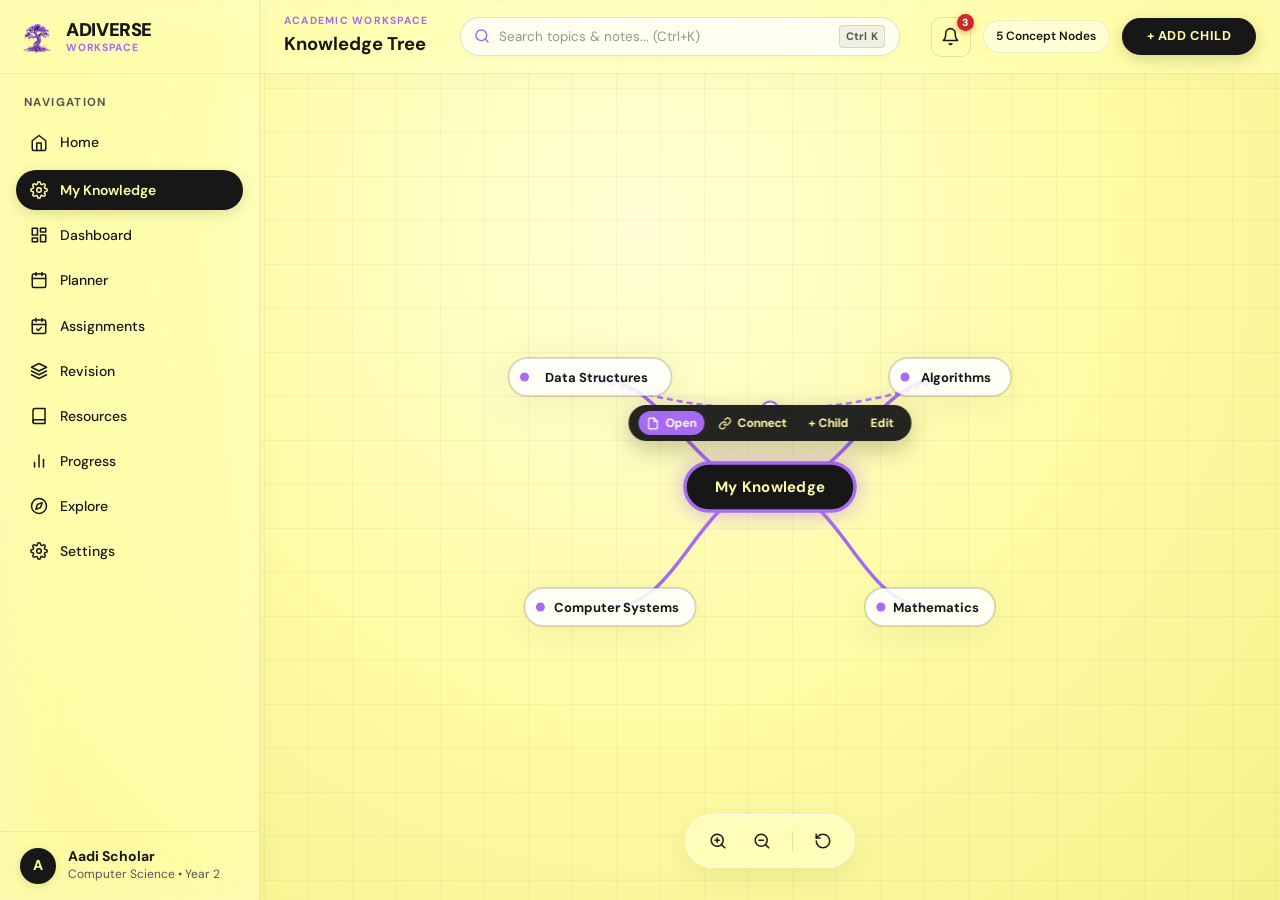
<file: workspace.html>
<!DOCTYPE html>
<html lang="en">
<head>
  <meta charset="UTF-8" />
  <meta name="viewport" content="width=device-width, initial-scale=1.0" />
  <meta name="description" content="Adiverse Academic Workspace - Interactive Knowledge Tree and Learning Cosmos." />
  <meta name="theme-color" content="#FFFCA8" />

  <title>Academic Workspace - Adiverse</title>

  <!-- Favicon Suite -->
  <link rel="icon" type="image/x-icon" href="favicon.ico" />
  <link rel="icon" type="image/png" sizes="32x32" href="assets/favicon-32x32.png" />
  <link rel="icon" type="image/png" sizes="192x192" href="assets/favicon-192x192.png" />
  <link rel="apple-touch-icon" href="assets/favicon-192x192.png" />

  <!-- Google Fonts: DM Sans & Cormorant Garamond -->
  <link rel="preconnect" href="https://fonts.googleapis.com" />
  <link rel="preconnect" href="https://fonts.gstatic.com" crossorigin />
  <link href="https://fonts.googleapis.com/css2?family=Cormorant+Garamond:wght@400;600&family=DM+Sans:opsz,wght@9..40,400;9..40,500;9..40,700;9..40,900&display=swap" rel="stylesheet" />

  <!-- Stylesheets -->
  <link rel="stylesheet" href="css/tokens.css" />
  <link rel="stylesheet" href="css/base.css" />
  <link rel="stylesheet" href="css/workspace.css" />
  <link rel="stylesheet" href="css/notes-editor.css" />
  <link rel="stylesheet" href="css/dashboard.css" />
  <link rel="stylesheet" href="css/assignments.css" />
  <link rel="stylesheet" href="css/flashcards.css" />
  <link rel="stylesheet" href="css/resources-progress.css" />
  <link rel="stylesheet" href="css/planner-connections.css" />
</head>
<body class="workspace-shell">

  <!-- Background Technical Grid Overlay -->
  <div class="workspace-grid" aria-hidden="true"></div>

  <!-- Mobile Sidebar Backdrop -->
  <div id="sidebar-backdrop" class="workspace-sidebar-backdrop"></div>

  <!-- Left Sidebar -->
  <aside id="workspace-sidebar" class="workspace-sidebar" aria-label="Academic Workspace Navigation">
    <div class="workspace-sidebar__header">
      <a href="index.html" class="workspace-sidebar__brand" title="Return to Adiverse Landing Page">
        <img src="assets/tree-logo-nav.png" alt="Adiverse Emblem" class="workspace-sidebar__logo" width="34" height="34" />
        <div>
          <span class="workspace-sidebar__brand-name">ADIVERSE</span>
          <span class="workspace-sidebar__badge">WORKSPACE</span>
        </div>
      </a>
    </div>

    <div class="workspace-sidebar__content">
      <!-- Core Navigation Items -->
      <div>
        <p class="workspace-sidebar__section-title">Navigation</p>
        <nav class="workspace-nav-list" aria-label="Primary Workspace Sections">
          <a href="index.html" class="workspace-nav-item">
            <svg viewBox="0 0 24 24" fill="none" stroke-width="2" stroke-linecap="round" stroke-linejoin="round">
              <path d="M3 9l9-7 9 7v11a2 2 0 0 1-2 2H5a2 2 0 0 1-2-2z"></path>
              <polyline points="9 22 9 12 15 12 15 22"></polyline>
            </svg>
            <span>Home</span>
          </a>

          <button id="nav-knowledge-tree" class="workspace-nav-item active" type="button" title="Interactive Knowledge Tree">
            <svg viewBox="0 0 24 24" fill="none" stroke-width="2" stroke-linecap="round" stroke-linejoin="round">
              <circle cx="12" cy="12" r="3"></circle>
              <path d="M19.4 15a1.65 1.65 0 0 0 .33 1.82l.06.06a2 2 0 0 1 0 2.83 2 2 0 0 1-2.83 0l-.06-.06a1.65 1.65 0 0 0-1.82-.33 1.65 1.65 0 0 0-1 1.51V21a2 2 0 0 1-2 2 2 2 0 0 1-2-2v-.09A1.65 1.65 0 0 0 9 19.4a1.65 1.65 0 0 0-1.82.33l-.06.06a2 2 0 0 1-2.83 0 2 2 0 0 1 0-2.83l.06-.06a1.65 1.65 0 0 0 .33-1.82 1.65 1.65 0 0 0-1.51-1H3a2 2 0 0 1-2-2 2 2 0 0 1 2-2h.09A1.65 1.65 0 0 0 4.6 9a1.65 1.65 0 0 0-.33-1.82l-.06-.06a2 2 0 0 1 0-2.83 2 2 0 0 1 2.83 0l.06.06a1.65 1.65 0 0 0 1.82.33H9a1.65 1.65 0 0 0 1-1.51V3a2 2 0 0 1 2-2 2 2 0 0 1 2 2v.09a1.65 1.65 0 0 0 1 1.51 1.65 1.65 0 0 0 1.82-.33l.06-.06a2 2 0 0 1 2.83 0 2 2 0 0 1 0 2.83l-.06.06a1.65 1.65 0 0 0-.33 1.82V9a1.65 1.65 0 0 0 1.51 1H21a2 2 0 0 1 2 2 2 2 0 0 1-2 2h-.09a1.65 1.65 0 0 0-1.51 1z"></path>
            </svg>
            <span>My Knowledge</span>
          </button>

          <button id="nav-dashboard" class="workspace-nav-item" type="button" title="Learning Dashboard">
            <svg viewBox="0 0 24 24" width="20" height="20" fill="none" stroke="currentColor" stroke-width="2" stroke-linecap="round" stroke-linejoin="round">
              <rect x="3" y="3" width="7" height="9"></rect>
              <rect x="14" y="3" width="7" height="5"></rect>
              <rect x="14" y="12" width="7" height="9"></rect>
              <rect x="3" y="16" width="7" height="5"></rect>
            </svg>
            <span>Dashboard</span>
          </button>

          <button id="nav-planner" class="workspace-nav-item" type="button" title="Study Planner &amp; Calendar">
            <svg viewBox="0 0 24 24" width="20" height="20" fill="none" stroke="currentColor" stroke-width="2" stroke-linecap="round" stroke-linejoin="round">
              <rect x="3" y="4" width="18" height="18" rx="2" ry="2"></rect>
              <line x1="16" y1="2" x2="16" y2="6"></line>
              <line x1="8" y1="2" x2="8" y2="6"></line>
              <line x1="3" y1="10" x2="21" y2="10"></line>
            </svg>
            <span>Planner</span>
          </button>

          <button id="nav-assignments" class="workspace-nav-item" type="button" title="Assignments &amp; Deadlines">
            <svg viewBox="0 0 24 24" width="20" height="20" fill="none" stroke="currentColor" stroke-width="2" stroke-linecap="round" stroke-linejoin="round">
              <rect x="3" y="4" width="18" height="18" rx="2" ry="2"></rect>
              <line x1="16" y1="2" x2="16" y2="6"></line>
              <line x1="8" y1="2" x2="8" y2="6"></line>
              <line x1="3" y1="10" x2="21" y2="10"></line>
              <path d="m9 16 2 2 4-4"></path>
            </svg>
            <span>Assignments</span>
          </button>

          <button id="nav-revision" class="workspace-nav-item" type="button" title="Revision &amp; Flashcards">
            <svg viewBox="0 0 24 24" width="20" height="20" fill="none" stroke="currentColor" stroke-width="2" stroke-linecap="round" stroke-linejoin="round">
              <polygon points="12 2 2 7 12 12 22 7 12 2"></polygon>
              <polyline points="2 17 12 22 22 17"></polyline>
              <polyline points="2 12 12 17 22 12"></polyline>
            </svg>
            <span>Revision</span>
          </button>

          <button id="nav-resources" class="workspace-nav-item" type="button" title="Learning Resources">
            <svg viewBox="0 0 24 24" width="20" height="20" fill="none" stroke="currentColor" stroke-width="2" stroke-linecap="round" stroke-linejoin="round">
              <path d="M4 19.5A2.5 2.5 0 0 1 6.5 17H20"></path>
              <path d="M6.5 2H20v20H6.5A2.5 2.5 0 0 1 4 19.5v-15A2.5 2.5 0 0 1 6.5 2z"></path>
            </svg>
            <span>Resources</span>
          </button>

          <button id="nav-progress" class="workspace-nav-item" type="button" title="Learning Progress &amp; Analytics">
            <svg viewBox="0 0 24 24" width="20" height="20" fill="none" stroke="currentColor" stroke-width="2" stroke-linecap="round" stroke-linejoin="round">
              <line x1="18" y1="20" x2="18" y2="10"></line>
              <line x1="12" y1="20" x2="12" y2="4"></line>
              <line x1="6" y1="20" x2="6" y2="14"></line>
            </svg>
            <span>Progress</span>
          </button>

          <button id="nav-explore" class="workspace-nav-item" type="button" title="Explore">
            <svg viewBox="0 0 24 24" width="20" height="20" fill="none" stroke="currentColor" stroke-width="2" stroke-linecap="round" stroke-linejoin="round">
              <circle cx="12" cy="12" r="10"></circle>
              <polygon points="16.24 7.76 14.12 14.12 7.76 16.24 9.88 9.88 16.24 7.76"></polygon>
            </svg>
            <span>Explore</span>
          </button>

          <button class="workspace-nav-item" type="button" title="Settings">
            <svg viewBox="0 0 24 24" width="20" height="20" fill="none" stroke="currentColor" stroke-width="2" stroke-linecap="round" stroke-linejoin="round">
              <circle cx="12" cy="12" r="3"></circle>
              <path d="M19.4 15a1.65 1.65 0 0 0 .33 1.82l.06.06a2 2 0 0 1 0 2.83 2 2 0 0 1-2.83 0l-.06-.06a1.65 1.65 0 0 0-1.82-.33 1.65 1.65 0 0 0-1 1.51V21a2 2 0 0 1-2 2 2 2 0 0 1-2-2v-.09A1.65 1.65 0 0 0 9 19.4a1.65 1.65 0 0 0-1.82.33l-.06.06a2 2 0 0 1-2.83 0 2 2 0 0 1 0-2.83l.06-.06a1.65 1.65 0 0 0 .33-1.82 1.65 1.65 0 0 0-1.51-1H3a2 2 0 0 1-2-2 2 2 0 0 1 2-2h.09A1.65 1.65 0 0 0 4.6 9a1.65 1.65 0 0 0-.33-1.82l-.06-.06a2 2 0 0 1 0-2.83 2 2 0 0 1 2.83 0l.06.06a1.65 1.65 0 0 0 1.82.33H9a1.65 1.65 0 0 0 1-1.51V3a2 2 0 0 1 2-2 2 2 0 0 1 2 2v.09a1.65 1.65 0 0 0 1 1.51 1.65 1.65 0 0 0 1.82-.33l.06-.06a2 2 0 0 1 2.83 0 2 2 0 0 1 0 2.83l-.06.06a1.65 1.65 0 0 0-.33 1.82V9a1.65 1.65 0 0 0 1.51 1H21a2 2 0 0 1 2 2 2 2 0 0 1-2 2h-.09a1.65 1.65 0 0 0-1.51 1z"></path>
            </svg>
            <span>Settings</span>
          </button>
        </nav>
      </div>
    </div>

    <!-- Scholar Profile Area -->
    <div class="workspace-sidebar__footer">
      <div class="scholar-profile">
        <div class="scholar-avatar" aria-hidden="true">A</div>
        <div>
          <p class="scholar-name">Aadi Scholar</p>
          <p class="scholar-role">Computer Science &bull; Year 2</p>
        </div>
      </div>
    </div>
  </aside>

  <!-- Main Content Viewport -->
  <div class="workspace-content">

    <!-- Top Bar -->
    <header class="workspace-topbar" aria-label="Workspace Top Bar">
      <div class="workspace-topbar__left">
        <button id="sidebar-toggle" class="workspace-sidebar-toggle" aria-label="Toggle Navigation Sidebar">
          <svg viewBox="0 0 24 24" width="22" height="22" stroke="var(--color-dark)" stroke-width="2" fill="none">
            <line x1="3" y1="12" x2="21" y2="12"></line>
            <line x1="3" y1="6" x2="21" y2="6"></line>
            <line x1="3" y1="18" x2="21" y2="18"></line>
          </svg>
        </button>

        <div class="workspace-title-wrap">
          <span class="workspace-eyebrow" id="workspace-view-eyebrow">Academic Workspace</span>
          <h1 class="workspace-title" id="workspace-view-title">Knowledge Tree</h1>
        </div>
      </div>

      <!-- Global Search Container -->
      <div class="workspace-search-container" id="workspace-search-container">
        <div class="workspace-search-box">
          <svg class="search-icon" viewBox="0 0 24 24" width="16" height="16" fill="none" stroke="currentColor" stroke-width="2.2" stroke-linecap="round" stroke-linejoin="round" aria-hidden="true">
            <circle cx="11" cy="11" r="8"></circle>
            <line x1="21" y1="21" x2="16.65" y2="16.65"></line>
          </svg>
          <input 
            type="search" 
            id="workspace-search-input" 
            class="workspace-search-input" 
            placeholder="Search topics & notes... (Ctrl+K)" 
            aria-label="Search topics and notes"
            autocomplete="off" 
            spellcheck="false" 
          />
          <button id="search-clear-btn" class="search-clear-btn" type="button" aria-label="Clear search" style="display: none;">
            <svg viewBox="0 0 24 24" width="14" height="14" stroke="currentColor" stroke-width="2.2" fill="none">
              <line x1="18" y1="6" x2="6" y2="18"></line>
              <line x1="6" y1="6" x2="18" y2="18"></line>
            </svg>
          </button>
          <kbd class="search-shortcut-kbd" id="search-shortcut-kbd" title="Press Ctrl+K to search">Ctrl K</kbd>
        </div>

        <!-- Search Results Dropdown -->
        <div id="workspace-search-results" class="workspace-search-dropdown" style="display: none;" role="listbox" aria-label="Search Results">
          <div class="search-results-header">
            <span id="search-results-count" class="search-results-count">0 Results</span>
            <span class="search-results-tip">Esc to close &bull; &uarr;&darr; to navigate</span>
          </div>
          <div id="search-results-list" class="search-results-list"></div>
          <div id="search-empty-state" class="search-empty-state" style="display: none;">
            <div class="search-empty-icon">
              <svg viewBox="0 0 24 24" width="24" height="24" fill="none" stroke="currentColor" stroke-width="1.8" stroke-linecap="round" stroke-linejoin="round">
                <circle cx="11" cy="11" r="8"></circle>
                <line x1="21" y1="21" x2="16.65" y2="16.65"></line>
                <line x1="8" y1="11" x2="14" y2="11"></line>
              </svg>
            </div>
            <p class="search-empty-title" id="search-empty-title">No matching topics or notes</p>
            <p class="search-empty-desc">Check your spelling or search for another keyword in your knowledge universe.</p>
          </div>
        </div>
      </div>

      <div class="workspace-topbar__right" style="position: relative;">
        <!-- In-App Notifications Bell Button & Panel -->
        <button id="topbar-notifications-btn" class="notifications-bell-btn" type="button" aria-label="Notifications" title="Study Notifications &amp; Reminders">
          <svg viewBox="0 0 24 24" width="19" height="19" fill="none" stroke="currentColor" stroke-width="2" stroke-linecap="round" stroke-linejoin="round">
            <path d="M18 8A6 6 0 0 0 6 8c0 7-3 9-3 9h18s-3-2-3-9"></path>
            <path d="M13.73 21a2 2 0 0 1-3.46 0"></path>
          </svg>
          <span id="notifications-badge" class="notifications-unread-badge" style="display: none;">0</span>
        </button>

        <!-- Notifications Dropdown Panel -->
        <div id="notifications-panel" class="notifications-panel" style="display: none;" role="region" aria-label="Notifications Panel">
          <div class="notif-panel-header">
            <h3 class="notif-panel-title">Notifications</h3>
            <div style="display: flex; align-items: center; gap: 0.4rem;">
              <button id="btn-mark-all-read" class="assign-action-btn" type="button" title="Mark All as Read" style="font-size: 0.72rem; padding: 2px 6px; width: auto; height: auto;">Mark Read</button>
              <button id="btn-notif-settings" class="assign-action-btn" type="button" title="Reminder Settings">
                <svg viewBox="0 0 24 24" width="15" height="15" fill="none" stroke="currentColor" stroke-width="2" stroke-linecap="round" stroke-linejoin="round">
                  <circle cx="12" cy="12" r="3"></circle>
                  <path d="M19.4 15a1.65 1.65 0 0 0 .33 1.82l.06.06a2 2 0 0 1 0 2.83 2 2 0 0 1-2.83 0l-.06-.06a1.65 1.65 0 0 0-1.82-.33 1.65 1.65 0 0 0-1 1.51V21a2 2 0 0 1-2 2 2 2 0 0 1-2-2v-.09A1.65 1.65 0 0 0 9 19.4a1.65 1.65 0 0 0-1.82.33l-.06.06a2 2 0 0 1-2.83 0 2 2 0 0 1 0-2.83l.06-.06a1.65 1.65 0 0 0 .33-1.82 1.65 1.65 0 0 0-1.51-1H3a2 2 0 0 1-2-2 2 2 0 0 1 2-2h.09A1.65 1.65 0 0 0 4.6 9a1.65 1.65 0 0 0-.33-1.82l-.06-.06a2 2 0 0 1 0-2.83 2 2 0 0 1 2.83 0l.06.06a1.65 1.65 0 0 0 1.82.33H9a1.65 1.65 0 0 0 1-1.51V3a2 2 0 0 1 2-2 2 2 0 0 1 2 2v.09a1.65 1.65 0 0 0 1 1.51 1.65 1.65 0 0 0 1.82-.33l.06-.06a2 2 0 0 1 2.83 0 2 2 0 0 1 0 2.83l-.06.06a1.65 1.65 0 0 0-.33 1.82V9a1.65 1.65 0 0 0 1.51 1H21a2 2 0 0 1 2 2 2 2 0 0 1-2 2h-.09a1.65 1.65 0 0 0-1.51 1z"></path>
                </svg>
              </button>
            </div>
          </div>
          <div id="notifications-list" class="notif-panel-list"></div>
          <div id="notifications-empty" class="dashboard-empty-mini" style="display: none; padding: 1.5rem; text-align: center;">
            <p style="margin: 0; font-size: 0.8rem; color: var(--color-text-subtle);">All caught up! No active deadlines or sessions right now.</p>
          </div>
          <div class="notif-panel-footer">
            <span id="notif-status-summary" style="font-size: 0.72rem; color: var(--color-text-subtle);">Auto-synced</span>
            <button id="btn-close-notif-panel" class="assign-action-btn" type="button" title="Close" style="font-size: 0.75rem; width: auto; height: auto; padding: 2px 8px;">Close</button>
          </div>
        </div>

        <span id="node-count-badge" class="node-count-badge">5 Concept Nodes</span>
        <button id="add-concept-topbar" class="btn btn--primary" style="padding: 0.65rem 1.4rem; font-size: 0.8rem;" type="button">
          <span>+ Add Child</span>
        </button>
      </div>
    </header>

    <!-- Interactive Canvas Stage -->
    <main class="workspace-main" id="workspace-stage" aria-label="Interactive Knowledge Tree Canvas">
      <svg id="tree-svg" class="tree-canvas-svg">
        <g id="tree-viewport">
          <g id="cross-edges-layer"></g>
          <g id="edges-layer"></g>
          <g id="nodes-layer"></g>
        </g>
      </svg>

      <!-- Floating Node Action Toolbar -->
      <div id="node-toolbar" class="node-toolbar" role="toolbar" aria-label="Node Actions">
        <button id="tool-open-notes" class="node-tool-btn" type="button" title="Open Topic Notes" style="background: var(--color-purple); color: #FFFFFF;">
          <svg viewBox="0 0 24 24" width="13" height="13" fill="none" stroke="currentColor" stroke-width="2.2" stroke-linecap="round" stroke-linejoin="round" style="margin-right:2px;"><path d="M14 2H6a2 2 0 0 0-2 2v16a2 2 0 0 0 2 2h12a2 2 0 0 0 2-2V8z"></path><polyline points="14 2 14 8 20 8"></polyline></svg>
          <span>Open</span>
        </button>
        <button id="tool-connect-topic" class="node-tool-btn" type="button" title="Connect to Another Topic">
          <svg viewBox="0 0 24 24" width="13" height="13" fill="none" stroke="currentColor" stroke-width="2.2" stroke-linecap="round" stroke-linejoin="round" style="margin-right:2px;"><path d="M10 13a5 5 0 0 0 7.54.54l3-3a5 5 0 0 0-7.07-7.07l-1.72 1.71"></path><path d="M14 11a5 5 0 0 0-7.54-.54l-3 3a5 5 0 0 0 7.07 7.07l1.71-1.71"></path></svg>
          <span>Connect</span>
        </button>
        <button id="tool-add-child" class="node-tool-btn" type="button" title="Add Child Concept">
          <span>+ Child</span>
        </button>
        <button id="tool-edit-title" class="node-tool-btn" type="button" title="Edit Title">
          <span>Edit</span>
        </button>
        <button id="tool-delete" class="node-tool-btn node-tool-btn--danger" type="button" title="Delete Concept">
          <span>Delete</span>
        </button>
      </div>

      <!-- Floating Zoom and Pan Controls -->
      <div class="canvas-controls" aria-label="Canvas Zoom and Pan Controls">
        <button id="zoom-in-btn" class="canvas-btn" title="Zoom In" aria-label="Zoom In" type="button">
          <svg viewBox="0 0 24 24" fill="none" stroke-width="2" stroke-linecap="round" stroke-linejoin="round">
            <circle cx="11" cy="11" r="8"></circle>
            <line x1="21" y1="21" x2="16.65" y2="16.65"></line>
            <line x1="11" y1="8" x2="11" y2="14"></line>
            <line x1="8" y1="11" x2="14" y2="11"></line>
          </svg>
        </button>
        <button id="zoom-out-btn" class="canvas-btn" title="Zoom Out" aria-label="Zoom Out" type="button">
          <svg viewBox="0 0 24 24" fill="none" stroke-width="2" stroke-linecap="round" stroke-linejoin="round">
            <circle cx="11" cy="11" r="8"></circle>
            <line x1="21" y1="21" x2="16.65" y2="16.65"></line>
            <line x1="8" y1="11" x2="14" y2="11"></line>
          </svg>
        </button>
        <div class="canvas-divider" aria-hidden="true"></div>
        <button id="recenter-btn" class="canvas-btn" title="Recenter Viewport" aria-label="Recenter Viewport" type="button">
          <svg viewBox="0 0 24 24" fill="none" stroke-width="2" stroke-linecap="round" stroke-linejoin="round">
            <path d="M3 12a9 9 0 1 0 9-9 9.75 9.75 0 0 0-6.74 2.74L3 8"></path>
            <path d="M3 3v5h5"></path>
          </svg>
        </button>
      </div>
    </main>

    <!-- Dedicated Topic Notes Workspace View -->
    <section id="notes-workspace-view" class="notes-workspace-view" aria-label="Topic Notes Workspace">

      <!-- Notes Sub-Header with Back Action -->
      <div class="notes-topbar-nav">
        <button id="btn-back-to-tree" class="notes-back-btn" type="button" title="Return to Knowledge Tree">
          <svg viewBox="0 0 24 24" width="16" height="16" fill="none" stroke="currentColor" stroke-width="2.5" stroke-linecap="round" stroke-linejoin="round">
            <line x1="19" y1="12" x2="5" y2="12"></line>
            <polyline points="12 19 5 12 12 5"></polyline>
          </svg>
          <span>Back to Knowledge Tree</span>
        </button>

        <div class="notes-topic-meta">
          <span id="notes-topic-name" class="notes-topic-pill">Topic Notes</span>
          <span id="notes-save-status" class="notes-save-status">Auto-saved</span>
        </div>
      </div>

      <!-- Rich Text Formatting Toolbar -->
      <div class="notes-toolbar" role="toolbar" aria-label="Rich Text Formatting">

        <!-- Style / Hierarchy Group -->
        <div class="toolbar-group">
          <select id="tb-heading" class="tb-select" title="Paragraph Format">
            <option value="p">Paragraph</option>
            <option value="h1">Heading 1</option>
            <option value="h2">Heading 2</option>
            <option value="h3">Heading 3</option>
            <option value="blockquote">Quote</option>
            <option value="pre">Code Block</option>
          </select>
        </div>

        <!-- Typography Family & Size -->
        <div class="toolbar-group">
          <select id="tb-font-family" class="tb-select" title="Font Family">
            <option value="'DM Sans', sans-serif">DM Sans</option>
            <option value="'Cormorant Garamond', Georgia, serif">Cormorant Garamond</option>
            <option value="'Inter', system-ui, sans-serif">Inter</option>
            <option value="'Georgia', serif">Georgia</option>
            <option value="'Courier New', monospace">Monospace</option>
          </select>

          <select id="tb-font-size" class="tb-select" title="Font Size">
            <option value="0.9rem">Small</option>
            <option value="1rem" selected>Normal</option>
            <option value="1.15rem">Medium</option>
            <option value="1.35rem">Large</option>
            <option value="1.6rem">Huge</option>
          </select>
        </div>

        <!-- Inline Text Styles -->
        <div class="toolbar-group">
          <button class="tb-btn" data-command="bold" title="Bold (Ctrl+B)" type="button"><b>B</b></button>
          <button class="tb-btn" data-command="italic" title="Italic (Ctrl+I)" type="button"><i>I</i></button>
          <button class="tb-btn" data-command="underline" title="Underline (Ctrl+U)" type="button"><u>U</u></button>
          <button class="tb-btn" data-command="strikeThrough" title="Strikethrough" type="button"><s>S</s></button>
        </div>

        <!-- Text & Highlight Color -->
        <div class="toolbar-group">
          <div class="tb-color-wrap" title="Text Color">
            <span id="tb-text-color-indicator" class="tb-color-indicator" style="background-color: #171717;"></span>
            <input id="tb-text-color" class="tb-color-input" type="color" value="#171717" />
          </div>

          <div class="tb-color-wrap" title="Highlight Color">
            <span id="tb-highlight-indicator" class="tb-color-indicator" style="background-color: #FFFCA8;"></span>
            <input id="tb-highlight-color" class="tb-color-input" type="color" value="#FFFCA8" />
          </div>
        </div>

        <!-- Text Alignment -->
        <div class="toolbar-group">
          <button class="tb-btn" data-command="justifyLeft" title="Align Left" type="button">
            <svg viewBox="0 0 24 24"><line x1="21" y1="6" x2="3" y2="6"></line><line x1="15" y1="12" x2="3" y2="12"></line><line x1="17" y1="18" x2="3" y2="18"></line></svg>
          </button>
          <button class="tb-btn" data-command="justifyCenter" title="Align Center" type="button">
            <svg viewBox="0 0 24 24"><line x1="18" y1="6" x2="6" y2="6"></line><line x1="21" y1="12" x2="3" y2="12"></line><line x1="18" y1="18" x2="6" y2="18"></line></svg>
          </button>
          <button class="tb-btn" data-command="justifyRight" title="Align Right" type="button">
            <svg viewBox="0 0 24 24"><line x1="21" y1="6" x2="3" y2="6"></line><line x1="21" y1="12" x2="9" y2="12"></line><line x1="21" y1="18" x2="7" y2="18"></line></svg>
          </button>
          <button class="tb-btn" data-command="justifyFull" title="Justify" type="button">
            <svg viewBox="0 0 24 24"><line x1="21" y1="6" x2="3" y2="6"></line><line x1="21" y1="12" x2="3" y2="12"></line><line x1="21" y1="18" x2="3" y2="18"></line></svg>
          </button>
        </div>

        <!-- Lists -->
        <div class="toolbar-group">
          <button class="tb-btn" data-command="insertUnorderedList" title="Bullet List" type="button">
            <svg viewBox="0 0 24 24"><line x1="9" y1="6" x2="20" y2="6"></line><line x1="9" y1="12" x2="20" y2="12"></line><line x1="9" y1="18" x2="20" y2="18"></line><circle cx="4" cy="6" r="2" fill="currentColor"></circle><circle cx="4" cy="12" r="2" fill="currentColor"></circle><circle cx="4" cy="18" r="2" fill="currentColor"></circle></svg>
          </button>
          <button class="tb-btn" data-command="insertOrderedList" title="Numbered List" type="button">
            <svg viewBox="0 0 24 24"><line x1="10" y1="6" x2="21" y2="6"></line><line x1="10" y1="12" x2="21" y2="12"></line><line x1="10" y1="18" x2="21" y2="18"></line><path d="M4 6h2v4"></path><path d="M4 10h4"></path></svg>
          </button>
        </div>

        <!-- Media & Insert -->
        <div class="toolbar-group">
          <button id="tb-btn-image" class="tb-btn" title="Insert Image from Device" type="button">
            <svg viewBox="0 0 24 24"><rect x="3" y="3" width="18" height="18" rx="2" ry="2"></rect><circle cx="8.5" cy="8.5" r="1.5"></circle><polyline points="21 15 16 10 5 21"></polyline></svg>
          </button>
          <input id="tb-image-upload-input" type="file" accept="image/*" style="display:none;" />

          <button id="tb-btn-link" class="tb-btn" title="Insert Link" type="button">
            <svg viewBox="0 0 24 24"><path d="M10 13a5 5 0 0 0 7.54.54l3-3a5 5 0 0 0-7.07-7.07l-1.72 1.71"></path><path d="M14 11a5 5 0 0 0-7.54-.54l-3 3a5 5 0 0 0 7.07 7.07l1.71-1.71"></path></svg>
          </button>

          <button id="tb-btn-clear" class="tb-btn" title="Clear Formatting" type="button">
            <span style="font-size:0.75rem;">T&#824;</span>
          </button>

          <button id="tb-btn-undo" class="tb-btn" title="Undo (Ctrl+Z)" type="button">
            <svg viewBox="0 0 24 24"><polyline points="1 4 1 10 7 10"></polyline><path d="M3.51 15a9 9 0 1 0 2.13-9.36L1 10"></path></svg>
          </button>
          <button id="tb-btn-redo" class="tb-btn" title="Redo (Ctrl+Y)" type="button">
            <svg viewBox="0 0 24 24"><polyline points="23 4 23 10 17 10"></polyline><path d="M20.49 15a9 9 0 1 1-2.12-9.36L23 10"></path></svg>
          </button>
        </div>

        <!-- Topic Note Background Themes -->
        <div class="toolbar-group">
          <span style="font-size:0.72rem; text-transform:uppercase; font-weight:bold; color:var(--color-text-subtle); margin-right:4px;">Paper:</span>
          <div class="theme-picker-group">
            <div class="theme-swatch active" data-bg-color="#FFFFFF" title="Clean White Paper" style="background-color: #FFFFFF;"></div>
            <div class="theme-swatch" data-bg-color="#FFFCA8" title="Pastel Lemon" style="background-color: #FFFCA8;"></div>
            <div class="theme-swatch" data-bg-color="#FFFFD6" title="Pale Yellow" style="background-color: #FFFFD6;"></div>
            <div class="theme-swatch" data-bg-color="#F2F7F2" title="Soft Sage" style="background-color: #F2F7F2;"></div>
            <div class="theme-swatch" data-bg-color="#171717" title="Dark Scholar" style="background-color: #171717;"></div>
            <div class="tb-color-wrap" title="Custom Page Color">
              <span class="tb-color-indicator" style="background: linear-gradient(135deg, #FFFCA8, #A66BEF); border-radius: 50%;"></span>
              <input id="tb-bg-color-input" class="tb-color-input" type="color" value="#FFFFFF" />
            </div>
          </div>
        </div>

      </div>

      <!-- Notes Document Canvas -->
      <div class="notes-document-canvas">
        <article id="notes-document-card" class="notes-document-card">
          <header class="notes-document-header">
            <h1 id="notes-doc-title" class="notes-document-title">Topic Notes</h1>
            <p class="notes-document-subtitle">Personal Study Cosmos &bull; Independent Topic Space</p>
          </header>

          <div
            id="notes-editor-body"
            class="notes-editor-body"
            contenteditable="true"
            spellcheck="true"
            role="textbox"
            aria-multiline="true"
            aria-label="Topic Notes Editor"
          ></div>
        </article>

        <!-- Floating Image Resizing / Alignment Bar -->
        <div id="image-action-bar" class="image-action-bar" role="toolbar" aria-label="Image Controls">
          <span style="font-size:0.7rem; color:var(--color-pastel-yellow); padding-inline:4px;">Width:</span>
          <button class="img-btn" data-img-width="35%" type="button">35%</button>
          <button class="img-btn" data-img-width="60%" type="button">60%</button>
          <button class="img-btn" data-img-width="100%" type="button">100%</button>
          <span style="width:1px; height:12px; background:rgba(255,255,255,0.2); margin-inline:2px;"></span>
          <button class="img-btn" data-img-align="left" type="button" title="Align Left">Left</button>
          <button class="img-btn" data-img-align="center" type="button" title="Align Center">Center</button>
          <button class="img-btn" data-img-align="right" type="button" title="Align Right">Right</button>
          <span style="width:1px; height:12px; background:rgba(255,255,255,0.2); margin-inline:2px;"></span>
          <button id="img-btn-delete" class="img-btn img-btn--danger" type="button" title="Remove Image">Delete</button>
        </div>
      </div>

    </section>

    <!-- Dedicated Learning Dashboard View -->
    <section id="dashboard-workspace-view" class="dashboard-workspace-view" style="display: none;" aria-label="Academic Learning Dashboard">
      <div class="dashboard-container">
        
        <!-- Dashboard Welcome / Header -->
        <div class="dashboard-header">
          <div class="dashboard-header-text">
            <span class="dashboard-eyebrow">Academic Cosmos Overview</span>
            <h2 class="dashboard-heading">Learning Dashboard</h2>
            <p class="dashboard-subheading">Track your knowledge universe, review recent notes, and resume active study sessions.</p>
          </div>
          <div class="dashboard-header-actions">
            <button id="dashboard-go-to-tree" class="btn btn--primary" type="button" style="padding: 0.65rem 1.35rem; font-size: 0.82rem;">
              <svg viewBox="0 0 24 24" width="15" height="15" fill="none" stroke="currentColor" stroke-width="2.2" stroke-linecap="round" stroke-linejoin="round" style="margin-right: 5px;">
                <circle cx="12" cy="12" r="3"></circle>
                <path d="M19.4 15a1.65 1.65 0 0 0 .33 1.82l.06.06a2 2 0 0 1 0 2.83 2 2 0 0 1-2.83 0l-.06-.06a1.65 1.65 0 0 0-1.82-.33 1.65 1.65 0 0 0-1 1.51V21a2 2 0 0 1-2 2 2 2 0 0 1-2-2v-.09A1.65 1.65 0 0 0 9 19.4a1.65 1.65 0 0 0-1.82.33l-.06.06a2 2 0 0 1-2.83 0 2 2 0 0 1 0-2.83l.06-.06a1.65 1.65 0 0 0 .33-1.82 1.65 1.65 0 0 0-1.51-1H3a2 2 0 0 1-2-2 2 2 0 0 1 2-2h.09A1.65 1.65 0 0 0 4.6 9a1.65 1.65 0 0 0-.33-1.82l-.06-.06a2 2 0 0 1 0-2.83 2 2 0 0 1 2.83 0l.06.06a1.65 1.65 0 0 0 1.82.33H9a1.65 1.65 0 0 0 1-1.51V3a2 2 0 0 1 2-2 2 2 0 0 1 2 2v.09a1.65 1.65 0 0 0 1 1.51 1.65 1.65 0 0 0 1.82-.33l.06-.06a2 2 0 0 1 2.83 0 2 2 0 0 1 0 2.83l-.06.06a1.65 1.65 0 0 0-.33 1.82V9a1.65 1.65 0 0 0 1.51 1H21a2 2 0 0 1 2 2 2 2 0 0 1-2 2h-.09a1.65 1.65 0 0 0-1.51 1z"></path>
              </svg>
              <span>Open Knowledge Tree</span>
            </button>
          </div>
        </div>

        <!-- Dashboard Quick Actions Bar -->
        <div class="dashboard-quick-actions-bar">
          <button id="dash-quick-topic" class="dash-quick-btn dash-quick-btn--primary" type="button" title="Add a new topic concept to your knowledge tree">
            <svg viewBox="0 0 24 24" width="16" height="16" fill="none" stroke="currentColor" stroke-width="2.2" stroke-linecap="round" stroke-linejoin="round">
              <line x1="12" y1="5" x2="12" y2="19"></line>
              <line x1="5" y1="12" x2="19" y2="12"></line>
            </svg>
            <span>+ Topic</span>
          </button>
          <button id="dash-quick-note" class="dash-quick-btn" type="button" title="Open or create notes for a topic">
            <svg viewBox="0 0 24 24" width="16" height="16" fill="none" stroke="currentColor" stroke-width="2.2" stroke-linecap="round" stroke-linejoin="round">
              <path d="M14 2H6a2 2 0 0 0-2 2v16a2 2 0 0 0 2 2h12a2 2 0 0 0 2-2V8z"></path>
              <polyline points="14 2 14 8 20 8"></polyline>
            </svg>
            <span>+ Note</span>
          </button>
          <button id="dash-quick-assignment" class="dash-quick-btn" type="button" title="Track a new assignment or coursework deadline">
            <svg viewBox="0 0 24 24" width="16" height="16" fill="none" stroke="currentColor" stroke-width="2.2" stroke-linecap="round" stroke-linejoin="round">
              <rect x="3" y="4" width="18" height="18" rx="2" ry="2"></rect>
              <line x1="16" y1="2" x2="16" y2="6"></line>
              <line x1="8" y1="2" x2="8" y2="6"></line>
              <line x1="3" y1="10" x2="21" y2="10"></line>
            </svg>
            <span>+ Assignment</span>
          </button>
          <button id="dash-quick-session" class="dash-quick-btn" type="button" title="Schedule a focused study session in your planner">
            <svg viewBox="0 0 24 24" width="16" height="16" fill="none" stroke="currentColor" stroke-width="2.2" stroke-linecap="round" stroke-linejoin="round">
              <circle cx="12" cy="12" r="10"></circle>
              <polyline points="12 6 12 12 16 14"></polyline>
            </svg>
            <span>+ Study Session</span>
          </button>
        </div>

        <!-- Metric Stat Cards -->
        <div class="dashboard-metrics-grid">
          <div class="dashboard-metric-card">
            <div class="metric-icon metric-icon--purple">
              <svg viewBox="0 0 24 24" width="22" height="22" fill="none" stroke="currentColor" stroke-width="2.2" stroke-linecap="round" stroke-linejoin="round">
                <circle cx="12" cy="12" r="3"></circle>
                <path d="M19.4 15a1.65 1.65 0 0 0 .33 1.82l.06.06a2 2 0 0 1 0 2.83 2 2 0 0 1-2.83 0l-.06-.06a1.65 1.65 0 0 0-1.82-.33 1.65 1.65 0 0 0-1 1.51V21a2 2 0 0 1-2 2 2 2 0 0 1-2-2v-.09A1.65 1.65 0 0 0 9 19.4a1.65 1.65 0 0 0-1.82.33l-.06.06a2 2 0 0 1-2.83 0 2 2 0 0 1 0-2.83l.06-.06a1.65 1.65 0 0 0 .33-1.82 1.65 1.65 0 0 0-1.51-1H3a2 2 0 0 1-2-2 2 2 0 0 1 2-2h.09A1.65 1.65 0 0 0 4.6 9a1.65 1.65 0 0 0-.33-1.82l-.06-.06a2 2 0 0 1 0-2.83 2 2 0 0 1 2.83 0l.06.06a1.65 1.65 0 0 0 1.82.33H9a1.65 1.65 0 0 0 1-1.51V3a2 2 0 0 1 2-2 2 2 0 0 1 2 2v.09a1.65 1.65 0 0 0 1 1.51 1.65 1.65 0 0 0 1.82-.33l.06-.06a2 2 0 0 1 2.83 0 2 2 0 0 1 0 2.83l-.06.06a1.65 1.65 0 0 0-.33 1.82V9a1.65 1.65 0 0 0 1.51 1H21a2 2 0 0 1 2 2 2 2 0 0 1-2 2h-.09a1.65 1.65 0 0 0-1.51 1z"></path>
              </svg>
            </div>
            <div class="metric-info">
              <span class="metric-label">Total Topics</span>
              <span id="metric-total-topics" class="metric-value">0</span>
              <span class="metric-meta">Active Knowledge Nodes</span>
            </div>
          </div>

          <div class="dashboard-metric-card">
            <div class="metric-icon metric-icon--yellow">
              <svg viewBox="0 0 24 24" width="22" height="22" fill="none" stroke="currentColor" stroke-width="2.2" stroke-linecap="round" stroke-linejoin="round">
                <path d="M14 2H6a2 2 0 0 0-2 2v16a2 2 0 0 0 2 2h12a2 2 0 0 0 2-2V8z"></path>
                <polyline points="14 2 14 8 20 8"></polyline>
                <line x1="16" y1="13" x2="8" y2="13"></line>
                <line x1="16" y1="17" x2="8" y2="17"></line>
                <polyline points="10 9 9 9 8 9"></polyline>
              </svg>
            </div>
            <div class="metric-info">
              <span class="metric-label">Total Notes</span>
              <span id="metric-total-notes" class="metric-value">0</span>
              <span class="metric-meta">Documented Topic Canvases</span>
            </div>
          </div>

          <div class="dashboard-metric-card">
            <div class="metric-icon metric-icon--dark">
              <svg viewBox="0 0 24 24" width="22" height="22" fill="none" stroke="currentColor" stroke-width="2.2" stroke-linecap="round" stroke-linejoin="round">
                <rect x="3" y="4" width="18" height="18" rx="2" ry="2"></rect>
                <line x1="16" y1="2" x2="16" y2="6"></line>
                <line x1="8" y1="2" x2="8" y2="6"></line>
                <line x1="3" y1="10" x2="21" y2="10"></line>
                <path d="m9 16 2 2 4-4"></path>
              </svg>
            </div>
            <div class="metric-info">
              <span class="metric-label">Assignments</span>
              <span id="metric-total-assignments" class="metric-value">0</span>
              <span class="metric-meta">Active Tasks &amp; Milestones</span>
            </div>
          </div>

          <div class="dashboard-metric-card">
            <div class="metric-icon metric-icon--completed" style="background: rgba(43, 138, 62, 0.12); color: #2b8a3e;">
              <svg viewBox="0 0 24 24" width="22" height="22" fill="none" stroke="currentColor" stroke-width="2.2" stroke-linecap="round" stroke-linejoin="round">
                <path d="M22 11.08V12a10 10 0 1 1-5.93-9.14"></path>
                <polyline points="22 4 12 14.01 9 11.01"></polyline>
              </svg>
            </div>
            <div class="metric-info">
              <span class="metric-label">Completed Topics</span>
              <span id="metric-completed-topics" class="metric-value">0</span>
              <span class="metric-meta">Mastered Concepts</span>
            </div>
          </div>
        </div>

        <!-- Main Dashboard Sections -->
        <div class="dashboard-sections-grid">
          
          <!-- Continue Learning Section -->
          <div class="dashboard-section-card">
            <div class="section-card-header">
              <div class="section-title-wrap">
                <span class="section-icon-pill">
                  <svg viewBox="0 0 24 24" width="16" height="16" fill="none" stroke="currentColor" stroke-width="2.2" stroke-linecap="round" stroke-linejoin="round">
                    <polygon points="5 3 19 12 5 21 5 3"></polygon>
                  </svg>
                </span>
                <h3 class="section-card-title">Continue Learning</h3>
              </div>
              <span class="section-tag">Recently Opened</span>
            </div>

            <div id="continue-learning-list" class="dashboard-items-list"></div>
            
            <div id="continue-learning-empty" class="dashboard-empty-mini" style="display: none;">
              <p>No recently opened topics yet. Explore your knowledge tree to start learning.</p>
            </div>
          </div>

          <!-- Recently Edited Section -->
          <div class="dashboard-section-card">
            <div class="section-card-header">
              <div class="section-title-wrap">
                <span class="section-icon-pill">
                  <svg viewBox="0 0 24 24" width="16" height="16" fill="none" stroke="currentColor" stroke-width="2.2" stroke-linecap="round" stroke-linejoin="round">
                    <path d="M11 4H4a2 2 0 0 0-2 2v14a2 2 0 0 0 2 2h14a2 2 0 0 0 2-2v-7"></path>
                    <path d="M18.5 2.5a2.121 2.121 0 0 1 3 3L12 15l-4 1 1-4 9.5-9.5z"></path>
                  </svg>
                </span>
                <h3 class="section-card-title">Recently Edited</h3>
              </div>
              <span class="section-tag">Modified Notes</span>
            </div>

            <div id="recently-edited-list" class="dashboard-items-list"></div>

            <div id="recently-edited-empty" class="dashboard-empty-mini" style="display: none;">
              <p>No edited notes yet. Open any topic from the tree to draft your research notes.</p>
            </div>
          </div>

          <!-- Upcoming Deadlines Section -->
          <div class="dashboard-section-card">
            <div class="section-card-header">
              <div class="section-title-wrap">
                <span class="section-icon-pill" style="background: rgba(217, 72, 15, 0.12); color: #d9480f;">
                  <svg viewBox="0 0 24 24" width="16" height="16" fill="none" stroke="currentColor" stroke-width="2.2" stroke-linecap="round" stroke-linejoin="round">
                    <rect x="3" y="4" width="18" height="18" rx="2" ry="2"></rect>
                    <line x1="16" y1="2" x2="16" y2="6"></line>
                    <line x1="8" y1="2" x2="8" y2="6"></line>
                    <line x1="3" y1="10" x2="21" y2="10"></line>
                  </svg>
                </span>
                <h3 class="section-card-title">Upcoming Deadlines</h3>
              </div>
              <span class="section-tag">Coursework</span>
            </div>

            <div id="dash-deadlines-list" class="dashboard-items-list"></div>

            <div id="dash-deadlines-empty" class="dashboard-empty-mini" style="display: none;">
              <p>No upcoming assignment deadlines found. Stay ahead by scheduling new milestones.</p>
            </div>
          </div>

          <!-- Planned Study Sessions Section -->
          <div class="dashboard-section-card">
            <div class="section-card-header">
              <div class="section-title-wrap">
                <span class="section-icon-pill" style="background: rgba(166, 107, 239, 0.15); color: var(--color-purple);">
                  <svg viewBox="0 0 24 24" width="16" height="16" fill="none" stroke="currentColor" stroke-width="2.2" stroke-linecap="round" stroke-linejoin="round">
                    <circle cx="12" cy="12" r="10"></circle>
                    <polyline points="12 6 12 12 16 14"></polyline>
                  </svg>
                </span>
                <h3 class="section-card-title">Planned Sessions</h3>
              </div>
              <span class="section-tag">Focus Time</span>
            </div>

            <div id="dash-sessions-list" class="dashboard-items-list"></div>

            <div id="dash-sessions-empty" class="dashboard-empty-mini" style="display: none;">
              <p>No study sessions scheduled. Reserve focused study blocks in your Planner.</p>
            </div>
          </div>

        </div>

        <!-- Global Empty State if user has zero topics -->
        <div id="dashboard-global-empty" class="dashboard-global-empty" style="display: none;">
          <div class="empty-emblem-wrap">
            <svg viewBox="0 0 24 24" width="36" height="36" fill="none" stroke="currentColor" stroke-width="1.8" stroke-linecap="round" stroke-linejoin="round">
              <circle cx="12" cy="12" r="10"></circle>
              <line x1="12" y1="8" x2="12" y2="12"></line>
              <line x1="12" y1="16" x2="12.01" y2="16"></line>
            </svg>
          </div>
          <h3 class="empty-title">Your Knowledge Universe is Empty</h3>
          <p class="empty-desc">You haven't created any concept topics yet. Start your academic journey by planting your first knowledge branch.</p>
          <button id="btn-empty-start-tree" class="btn btn--primary" type="button" style="padding: 0.75rem 1.6rem; font-size: 0.88rem;">
            <span>Plant Your First Topic</span>
          </button>
        </div>

      </div>
    </section>

    <!-- Dedicated Study Planner & Calendar Workspace View -->
    <section id="planner-workspace-view" class="planner-workspace-view" style="display: none;" aria-label="Study Planner and Academic Calendar">
      <div class="planner-container">
        
        <!-- Planner Header -->
        <div class="assignments-header">
          <div class="assignments-header-text">
            <span class="assignments-eyebrow">Academic Schedule Cosmos</span>
            <h1 class="assignments-heading">Study Planner &amp; Calendar</h1>
            <p class="assignments-subheading">Organize your study sessions, track upcoming milestones, and synchronize academic deadlines.</p>
          </div>
          <button id="btn-create-session" class="btn btn--primary" type="button" style="padding: 0.75rem 1.6rem; font-size: 0.88rem; display: inline-flex; align-items: center; gap: 0.5rem;">
            <svg viewBox="0 0 24 24" width="18" height="18" fill="none" stroke="currentColor" stroke-width="2.2" stroke-linecap="round" stroke-linejoin="round">
              <line x1="12" y1="5" x2="12" y2="19"></line>
              <line x1="5" y1="12" x2="19" y2="12"></line>
            </svg>
            <span>+ Study Session</span>
          </button>
        </div>

        <!-- Interactive Calendar Card -->
        <div class="planner-calendar-card">
          <!-- Calendar Top Controls -->
          <div class="calendar-top-bar">
            <div class="calendar-nav-group">
              <button id="cal-prev-btn" class="assign-action-btn" type="button" title="Previous Period">
                <svg viewBox="0 0 24 24" width="18" height="18" fill="none" stroke="currentColor" stroke-width="2.2" stroke-linecap="round" stroke-linejoin="round">
                  <polyline points="15 18 9 12 15 6"></polyline>
                </svg>
              </button>
              <h2 id="calendar-title-display" class="calendar-title-display">Calendar</h2>
              <button id="cal-next-btn" class="assign-action-btn" type="button" title="Next Period">
                <svg viewBox="0 0 24 24" width="18" height="18" fill="none" stroke="currentColor" stroke-width="2.2" stroke-linecap="round" stroke-linejoin="round">
                  <polyline points="9 18 15 12 9 6"></polyline>
                </svg>
              </button>
              <button id="cal-today-btn" class="btn btn--ghost" type="button" style="padding: 0.35rem 0.9rem; font-size: 0.78rem;">Today</button>
            </div>

            <!-- View Tabs: Month, Week, Day -->
            <div class="calendar-view-tabs" role="tablist">
              <button id="tab-cal-month" class="cal-tab-btn is-active" type="button" role="tab" aria-selected="true">Month</button>
              <button id="tab-cal-week" class="cal-tab-btn" type="button" role="tab" aria-selected="false">Week</button>
              <button id="tab-cal-day" class="cal-tab-btn" type="button" role="tab" aria-selected="false">Day</button>
            </div>
          </div>

          <!-- Month View -->
          <div id="planner-month-view">
            <div class="calendar-month-grid" id="cal-month-headers">
              <div class="cal-day-header">Sun</div>
              <div class="cal-day-header">Mon</div>
              <div class="cal-day-header">Tue</div>
              <div class="cal-day-header">Wed</div>
              <div class="cal-day-header">Thu</div>
              <div class="cal-day-header">Fri</div>
              <div class="cal-day-header">Sat</div>
            </div>
            <div class="calendar-month-grid" id="cal-month-days" style="margin-top: 6px;"></div>
          </div>

          <!-- Week View -->
          <div id="planner-week-view" style="display: none;">
            <div class="calendar-week-grid" id="cal-week-grid"></div>
          </div>

          <!-- Day View -->
          <div id="planner-day-view" style="display: none;">
            <div class="calendar-day-timeline" id="cal-day-timeline"></div>
          </div>
        </div>

        <!-- Planner Bottom Grid: Upcoming Sessions & Deadlines -->
        <div class="planner-bottom-grid">
          <div class="planner-list-card">
            <div class="planner-list-header">
              <h3 class="planner-list-title">Upcoming Study Sessions</h3>
              <span id="planner-sessions-count" class="section-tag">0 Sessions</span>
            </div>
            <div id="planner-sessions-list" class="dashboard-items-list"></div>
            <div id="planner-sessions-empty" class="dashboard-empty-mini" style="display: none;">
              <p>No study sessions scheduled. Click "+ Study Session" to reserve focused learning time.</p>
            </div>
          </div>

          <div class="planner-list-card">
            <div class="planner-list-header">
              <h3 class="planner-list-title">Upcoming Assignment Deadlines</h3>
              <span id="planner-deadlines-count" class="section-tag">0 Deadlines</span>
            </div>
            <div id="planner-deadlines-list" class="dashboard-items-list"></div>
            <div id="planner-deadlines-empty" class="dashboard-empty-mini" style="display: none;">
              <p>No upcoming assignments with due dates found. Add an assignment to see it here.</p>
            </div>
          </div>
        </div>

      </div>
    </section>

    <!-- Assignments & Deadlines Workspace View -->
    <section id="assignments-workspace-view" class="assignments-workspace-view" style="display: none;" aria-label="Assignments and Deadlines Tracker">
      <div class="assignments-container">

        <!-- Header -->
        <div class="assignments-header">
          <div class="assignments-header-text">
            <span class="assignments-eyebrow">Academic Milestones</span>
            <h1 class="assignments-heading">Assignments &amp; Deadlines</h1>
            <p class="assignments-subheading">Track coursework, problem sets, and milestones across your academic universe.</p>
          </div>
          <button id="btn-create-assignment" class="btn btn--primary" type="button" style="padding: 0.75rem 1.6rem; font-size: 0.88rem; display: inline-flex; align-items: center; gap: 0.5rem;">
            <svg viewBox="0 0 24 24" width="18" height="18" fill="none" stroke="currentColor" stroke-width="2.2" stroke-linecap="round" stroke-linejoin="round">
              <line x1="12" y1="5" x2="12" y2="19"></line>
              <line x1="5" y1="12" x2="19" y2="12"></line>
            </svg>
            <span>New Assignment</span>
          </button>
        </div>

        <!-- Metrics Overview Cards -->
        <div class="assignments-stats-grid">
          <div class="assign-stat-card assign-stat-card--overdue">
            <div class="stat-icon stat-icon--overdue">
              <svg viewBox="0 0 24 24" width="22" height="22" fill="none" stroke="currentColor" stroke-width="2" stroke-linecap="round" stroke-linejoin="round">
                <circle cx="12" cy="12" r="10"></circle>
                <line x1="12" y1="8" x2="12" y2="12"></line>
                <line x1="12" y1="16" x2="12.01" y2="16"></line>
              </svg>
            </div>
            <div class="stat-body">
              <span class="stat-label">Overdue</span>
              <span id="stat-overdue-count" class="stat-value">0</span>
            </div>
          </div>

          <div class="assign-stat-card assign-stat-card--upcoming">
            <div class="stat-icon stat-icon--upcoming">
              <svg viewBox="0 0 24 24" width="22" height="22" fill="none" stroke="currentColor" stroke-width="2" stroke-linecap="round" stroke-linejoin="round">
                <rect x="3" y="4" width="18" height="18" rx="2" ry="2"></rect>
                <line x1="16" y1="2" x2="16" y2="6"></line>
                <line x1="8" y1="2" x2="8" y2="6"></line>
                <line x1="3" y1="10" x2="21" y2="10"></line>
              </svg>
            </div>
            <div class="stat-body">
              <span class="stat-label">Upcoming (7 Days)</span>
              <span id="stat-upcoming-count" class="stat-value">0</span>
            </div>
          </div>

          <div class="assign-stat-card">
            <div class="stat-icon stat-icon--progress">
              <svg viewBox="0 0 24 24" width="22" height="22" fill="none" stroke="currentColor" stroke-width="2" stroke-linecap="round" stroke-linejoin="round">
                <circle cx="12" cy="12" r="10"></circle>
                <polyline points="12 6 12 12 16 14"></polyline>
              </svg>
            </div>
            <div class="stat-body">
              <span class="stat-label">In Progress</span>
              <span id="stat-progress-count" class="stat-value">0</span>
            </div>
          </div>

          <div class="assign-stat-card assign-stat-card--completed">
            <div class="stat-icon stat-icon--completed">
              <svg viewBox="0 0 24 24" width="22" height="22" fill="none" stroke="currentColor" stroke-width="2" stroke-linecap="round" stroke-linejoin="round">
                <path d="M22 11.08V12a10 10 0 1 1-5.93-9.14"></path>
                <polyline points="22 4 12 14.01 9 11.01"></polyline>
              </svg>
            </div>
            <div class="stat-body">
              <span class="stat-label">Completed</span>
              <span id="stat-completed-count" class="stat-value">0</span>
            </div>
          </div>
        </div>

        <!-- Filter Controls Toolbar -->
        <div class="assignments-toolbar">
          <div class="toolbar-filters-group">
            <select id="filter-status" class="assign-filter-select" aria-label="Filter by Status">
              <option value="all">All Statuses</option>
              <option value="Not Started">Not Started</option>
              <option value="In Progress">In Progress</option>
              <option value="Completed">Completed</option>
            </select>

            <select id="filter-priority" class="assign-filter-select" aria-label="Filter by Priority">
              <option value="all">All Priorities</option>
              <option value="Urgent">Urgent</option>
              <option value="High">High</option>
              <option value="Medium">Medium</option>
              <option value="Low">Low</option>
            </select>

            <select id="filter-subject" class="assign-filter-select" aria-label="Filter by Subject">
              <option value="all">All Subjects</option>
            </select>
          </div>

          <input id="assign-search-input" type="text" class="assign-search-input" placeholder="Search title or description..." autocomplete="off" />
        </div>

        <!-- Assignments List Container -->
        <div id="assignments-list" class="assignments-list" role="list"></div>

        <!-- Empty State -->
        <div id="assignments-empty" class="assignments-empty" style="display: none;">
          <div class="assignments-empty-icon">
            <svg viewBox="0 0 24 24" width="32" height="32" fill="none" stroke="currentColor" stroke-width="2" stroke-linecap="round" stroke-linejoin="round">
              <circle cx="12" cy="12" r="10"></circle>
              <line x1="12" y1="8" x2="12" y2="12"></line>
              <line x1="12" y1="16" x2="12.01" y2="16"></line>
            </svg>
          </div>
          <h3 class="assignments-empty-title">No Assignments Found</h3>
          <p class="assignments-empty-desc">No tasks match your current filter criteria or search query. Create a new assignment to keep your scholar journey organized.</p>
          <button id="btn-empty-create-assignment" class="btn btn--primary" type="button" style="padding: 0.75rem 1.6rem; font-size: 0.88rem;">
            <span>+ Create Assignment</span>
          </button>
        </div>

      </div>
    </section>

    <!-- Revision & Flashcards Workspace View -->
    <section id="revision-workspace-view" class="revision-workspace-view" style="display: none;" aria-label="Revision and Flashcards Study Deck">
      <div class="revision-container">

        <!-- Header -->
        <div class="revision-header">
          <div class="revision-header-text">
            <span class="revision-eyebrow">Active Recall Cosmos</span>
            <h1 class="revision-heading">Revision &amp; Flashcards</h1>
            <p class="revision-subheading">Strengthen neural recall with spaced repetition, card flipping, and progress tracking.</p>
          </div>
          <button id="btn-create-flashcard" class="btn btn--primary" type="button" style="padding: 0.75rem 1.6rem; font-size: 0.88rem; display: inline-flex; align-items: center; gap: 0.5rem;">
            <svg viewBox="0 0 24 24" width="18" height="18" fill="none" stroke="currentColor" stroke-width="2.2" stroke-linecap="round" stroke-linejoin="round">
              <line x1="12" y1="5" x2="12" y2="19"></line>
              <line x1="5" y1="12" x2="19" y2="12"></line>
            </svg>
            <span>+ New Flashcard</span>
          </button>
        </div>

        <!-- Revision Stats Grid -->
        <div class="revision-stats-grid">
          <div class="rev-stat-card">
            <div class="rev-stat-icon rev-stat-icon--total">
              <svg viewBox="0 0 24 24" width="22" height="22" fill="none" stroke="currentColor" stroke-width="2" stroke-linecap="round" stroke-linejoin="round">
                <rect x="2" y="7" width="20" height="14" rx="2" ry="2"></rect>
                <path d="M16 21V5a2 2 0 0 0-2-2h-4a2 2 0 0 0-2 2v16"></path>
              </svg>
            </div>
            <div class="rev-stat-body">
              <span class="rev-stat-label">Total Flashcards</span>
              <span id="stat-flashcards-total" class="rev-stat-value">0</span>
            </div>
          </div>

          <div class="rev-stat-card">
            <div class="rev-stat-icon rev-stat-icon--practice">
              <svg viewBox="0 0 24 24" width="22" height="22" fill="none" stroke="currentColor" stroke-width="2" stroke-linecap="round" stroke-linejoin="round">
                <circle cx="12" cy="12" r="10"></circle>
                <line x1="12" y1="8" x2="12" y2="12"></line>
                <line x1="12" y1="16" x2="12.01" y2="16"></line>
              </svg>
            </div>
            <div class="rev-stat-body">
              <span class="rev-stat-label">Need Practice</span>
              <span id="stat-flashcards-practice" class="rev-stat-value">0</span>
            </div>
          </div>

          <div class="rev-stat-card">
            <div class="rev-stat-icon rev-stat-icon--mastered">
              <svg viewBox="0 0 24 24" width="22" height="22" fill="none" stroke="currentColor" stroke-width="2" stroke-linecap="round" stroke-linejoin="round">
                <path d="M22 11.08V12a10 10 0 1 1-5.93-9.14"></path>
                <polyline points="22 4 12 14.01 9 11.01"></polyline>
              </svg>
            </div>
            <div class="rev-stat-body">
              <span class="rev-stat-label">Got It (Mastered)</span>
              <span id="stat-flashcards-mastered" class="rev-stat-value">0</span>
            </div>
          </div>

          <div class="rev-stat-card">
            <div class="rev-stat-icon rev-stat-icon--rate">
              <svg viewBox="0 0 24 24" width="22" height="22" fill="none" stroke="currentColor" stroke-width="2" stroke-linecap="round" stroke-linejoin="round">
                <polygon points="12 2 15.09 8.26 22 9.27 17 14.14 18.18 21.02 12 17.77 5.82 21.02 7 14.14 2 9.27 8.91 8.26 12 2"></polygon>
              </svg>
            </div>
            <div class="rev-stat-body">
              <span class="rev-stat-label">Mastery Rate</span>
              <span id="stat-flashcards-rate" class="rev-stat-value">0%</span>
            </div>
          </div>
        </div>

        <!-- Deck Controls Toolbar -->
        <div class="revision-toolbar">
          <div class="rev-filters-group">
            <label for="rev-topic-select" style="font-size: 0.8rem; font-weight: 600; color: var(--color-text-subtle);">Study Deck:</label>
            <select id="rev-topic-select" class="rev-select" aria-label="Filter by Topic or Subject">
              <option value="all">All Topics</option>
            </select>

            <label for="rev-status-filter" style="font-size: 0.8rem; font-weight: 600; color: var(--color-text-subtle); margin-left: 0.5rem;">Review Filter:</label>
            <select id="rev-status-filter" class="rev-select" aria-label="Filter by Revision Status">
              <option value="all">All Cards</option>
              <option value="practice">Need Practice</option>
              <option value="mastered">Got It</option>
            </select>
          </div>

          <div style="display: flex; gap: 0.5rem;">
            <button id="btn-toggle-library" class="btn btn--ghost" type="button" style="padding: 0.45rem 0.9rem; font-size: 0.8rem;">
              <span>View All Cards</span>
            </button>
          </div>
        </div>

        <!-- Active Flashcard Stage -->
        <div id="flashcard-stage" class="flashcard-stage">
          <div class="flashcard-scene">
            <div id="active-flashcard" class="flashcard" role="button" tabindex="0" aria-label="Interactive Flashcard. Click to flip.">
              <!-- Front Face -->
              <div class="flashcard-face flashcard-front">
                <div class="flashcard-top-bar">
                  <span id="card-topic-front" class="flashcard-topic-pill">Topic</span>
                  <div style="display: flex; align-items: center; gap: 0.5rem;">
                    <span id="card-status-front" class="flashcard-status-badge badge-fc--new">New</span>
                    <span id="card-index-pill" class="flashcard-index-pill">Card 1 of 1</span>
                  </div>
                </div>

                <div class="flashcard-main-content">
                  <h2 id="card-question-text" class="flashcard-question-text">Question Prompt</h2>
                </div>

                <div class="flashcard-bottom-hint">
                  <svg viewBox="0 0 24 24" width="14" height="14" fill="none" stroke="currentColor" stroke-width="2" stroke-linecap="round" stroke-linejoin="round">
                    <polyline points="23 4 23 10 17 10"></polyline>
                    <path d="M20.49 15a9 9 0 1 1-2.12-9.36L23 10"></path>
                  </svg>
                  <span>Click anywhere to flip and reveal answer</span>
                </div>
              </div>

              <!-- Back Face -->
              <div class="flashcard-face flashcard-back">
                <div class="flashcard-top-bar">
                  <span id="card-topic-back" class="flashcard-topic-pill">Topic</span>
                  <span class="flashcard-answer-label">Answer &amp; Explanation</span>
                </div>

                <div class="flashcard-main-content">
                  <p id="card-answer-text" class="flashcard-answer-text">Answer explanation</p>
                </div>

                <div class="flashcard-bottom-hint">
                  <svg viewBox="0 0 24 24" width="14" height="14" fill="none" stroke="currentColor" stroke-width="2" stroke-linecap="round" stroke-linejoin="round">
                    <polyline points="1 4 1 10 7 10"></polyline>
                    <path d="M3.51 15a9 9 0 1 0 2.13-9.36L1 10"></path>
                  </svg>
                  <span>Click to flip back to question</span>
                </div>
              </div>
            </div>
          </div>

          <!-- Controls Bar -->
          <div class="flashcard-controls-bar">
            <!-- Navigation & Shuffle -->
            <div class="rev-nav-controls">
              <button id="btn-card-prev" class="rev-btn-icon" type="button" title="Previous Card" aria-label="Previous Card">
                <svg viewBox="0 0 24 24" width="20" height="20" fill="none" stroke="currentColor" stroke-width="2.2" stroke-linecap="round" stroke-linejoin="round">
                  <polyline points="15 18 9 12 15 6"></polyline>
                </svg>
              </button>

              <button id="btn-card-flip" class="rev-btn-icon" type="button" title="Flip Card (Spacebar)" aria-label="Flip Card">
                <svg viewBox="0 0 24 24" width="19" height="19" fill="none" stroke="currentColor" stroke-width="2.2" stroke-linecap="round" stroke-linejoin="round">
                  <polyline points="23 4 23 10 17 10"></polyline>
                  <path d="M20.49 15a9 9 0 1 1-2.12-9.36L23 10"></path>
                </svg>
              </button>

              <button id="btn-card-next" class="rev-btn-icon" type="button" title="Next Card" aria-label="Next Card">
                <svg viewBox="0 0 24 24" width="20" height="20" fill="none" stroke="currentColor" stroke-width="2.2" stroke-linecap="round" stroke-linejoin="round">
                  <polyline points="9 18 15 12 9 6"></polyline>
                </svg>
              </button>

              <button id="btn-card-shuffle" class="rev-btn-icon" type="button" title="Shuffle Deck" aria-label="Shuffle Deck">
                <svg viewBox="0 0 24 24" width="18" height="18" fill="none" stroke="currentColor" stroke-width="2.2" stroke-linecap="round" stroke-linejoin="round">
                  <polyline points="16 3 21 3 21 8"></polyline>
                  <line x1="4" y1="20" x2="21" y2="3"></line>
                  <polyline points="21 16 21 21 16 21"></polyline>
                  <line x1="15" y1="15" x2="21" y2="21"></line>
                  <line x1="4" y1="4" x2="9" y2="9"></line>
                </svg>
              </button>
            </div>

            <!-- Active Recall Rating Buttons -->
            <div class="rev-rating-controls">
              <button id="btn-rate-practice" class="btn-rate btn-rate--practice" type="button" title="Mark as needing more practice">
                <svg viewBox="0 0 24 24" width="16" height="16" fill="none" stroke="currentColor" stroke-width="2.2" stroke-linecap="round" stroke-linejoin="round">
                  <circle cx="12" cy="12" r="10"></circle>
                  <line x1="12" y1="8" x2="12" y2="12"></line>
                  <line x1="12" y1="16" x2="12.01" y2="16"></line>
                </svg>
                <span>Need Practice</span>
              </button>

              <button id="btn-rate-gotit" class="btn-rate btn-rate--gotit" type="button" title="Mark as mastered">
                <svg viewBox="0 0 24 24" width="16" height="16" fill="none" stroke="currentColor" stroke-width="2.5" stroke-linecap="round" stroke-linejoin="round">
                  <polyline points="20 6 9 17 4 12"></polyline>
                </svg>
                <span>Got It!</span>
              </button>
            </div>
          </div>
        </div>

        <!-- Empty State -->
        <div id="revision-empty" class="revision-empty" style="display: none;">
          <div class="revision-empty-icon">
            <svg viewBox="0 0 24 24" width="32" height="32" fill="none" stroke="currentColor" stroke-width="2" stroke-linecap="round" stroke-linejoin="round">
              <rect x="2" y="7" width="20" height="14" rx="2" ry="2"></rect>
              <path d="M16 21V5a2 2 0 0 0-2-2h-4a2 2 0 0 0-2 2v16"></path>
            </svg>
          </div>
          <h3 class="revision-empty-title">No Flashcards in this Deck</h3>
          <p class="revision-empty-desc">Create flashcards manually or generate them from your knowledge tree topics to begin your active recall session.</p>
          <button id="btn-empty-create-flashcard" class="btn btn--primary" type="button" style="padding: 0.75rem 1.6rem; font-size: 0.88rem;">
            <span>+ Create Flashcard</span>
          </button>
        </div>

        <!-- Deck Card Library Section -->
        <div id="deck-library-section" class="deck-library-section" style="display: none;">
          <div class="deck-library-header">
            <h3 class="deck-library-title">Deck Library &amp; Cards</h3>
            <span id="deck-library-count" style="font-size: 0.8rem; font-weight: 600; color: var(--color-text-subtle);">0 Cards</span>
          </div>
          <div id="deck-library-list" class="deck-library-list"></div>
        </div>

      </div>
    </section>

    <!-- Learning Resources Workspace View -->
    <section id="resources-workspace-view" class="resources-workspace-view" style="display: none;" aria-label="Learning Resources Library">
      <div class="res-prog-container">

        <!-- Header -->
        <div class="res-prog-header">
          <div class="res-prog-header-text">
            <span class="res-prog-eyebrow">Scholar Artifacts</span>
            <h1 class="res-prog-heading">Learning Resources</h1>
            <p class="res-prog-subheading">Curate and access academic articles, video lectures, online simulators, and research PDFs linked to your knowledge topics.</p>
          </div>
          <button id="btn-create-resource" class="btn btn--primary" type="button" style="padding: 0.75rem 1.6rem; font-size: 0.88rem; display: inline-flex; align-items: center; gap: 0.5rem;">
            <svg viewBox="0 0 24 24" width="18" height="18" fill="none" stroke="currentColor" stroke-width="2.2" stroke-linecap="round" stroke-linejoin="round">
              <line x1="12" y1="5" x2="12" y2="19"></line>
              <line x1="5" y1="12" x2="19" y2="12"></line>
            </svg>
            <span>+ Add Resource</span>
          </button>
        </div>

        <!-- Resources Stats Grid -->
        <div class="resources-stats-grid">
          <div class="resource-stat-card">
            <div class="res-stat-icon res-stat-icon--total">
              <svg viewBox="0 0 24 24" width="22" height="22" fill="none" stroke="currentColor" stroke-width="2" stroke-linecap="round" stroke-linejoin="round">
                <path d="M4 19.5A2.5 2.5 0 0 1 6.5 17H20"></path>
                <path d="M6.5 2H20v20H6.5A2.5 2.5 0 0 1 4 19.5v-15A2.5 2.5 0 0 1 6.5 2z"></path>
              </svg>
            </div>
            <div class="rev-stat-body">
              <span class="rev-stat-label">Total Resources</span>
              <span id="stat-resources-total" class="rev-stat-value">0</span>
            </div>
          </div>

          <div class="resource-stat-card">
            <div class="res-stat-icon res-stat-icon--article">
              <svg viewBox="0 0 24 24" width="22" height="22" fill="none" stroke="currentColor" stroke-width="2" stroke-linecap="round" stroke-linejoin="round">
                <path d="M14 2H6a2 2 0 0 0-2 2v16a2 2 0 0 0 2 2h12a2 2 0 0 0 2-2V8z"></path>
                <polyline points="14 2 14 8 20 8"></polyline>
                <line x1="16" y1="13" x2="8" y2="13"></line>
                <line x1="16" y1="17" x2="8" y2="17"></line>
              </svg>
            </div>
            <div class="rev-stat-body">
              <span class="rev-stat-label">Articles</span>
              <span id="stat-resources-articles" class="rev-stat-value">0</span>
            </div>
          </div>

          <div class="resource-stat-card">
            <div class="res-stat-icon res-stat-icon--video">
              <svg viewBox="0 0 24 24" width="22" height="22" fill="none" stroke="currentColor" stroke-width="2" stroke-linecap="round" stroke-linejoin="round">
                <polygon points="23 7 16 12 23 17 23 7"></polygon>
                <rect x="1" y="5" width="15" height="14" rx="2" ry="2"></rect>
              </svg>
            </div>
            <div class="rev-stat-body">
              <span class="rev-stat-label">Lectures &amp; Videos</span>
              <span id="stat-resources-videos" class="rev-stat-value">0</span>
            </div>
          </div>

          <div class="resource-stat-card">
            <div class="res-stat-icon res-stat-icon--pdf">
              <svg viewBox="0 0 24 24" width="22" height="22" fill="none" stroke="currentColor" stroke-width="2" stroke-linecap="round" stroke-linejoin="round">
                <path d="M4 19.5A2.5 2.5 0 0 1 6.5 17H20"></path>
                <path d="M6.5 2H20v20H6.5A2.5 2.5 0 0 1 4 19.5v-15A2.5 2.5 0 0 1 6.5 2z"></path>
              </svg>
            </div>
            <div class="rev-stat-body">
              <span class="rev-stat-label">PDFs &amp; Papers</span>
              <span id="stat-resources-pdfs" class="rev-stat-value">0</span>
            </div>
          </div>
        </div>

        <!-- Filter Controls Toolbar -->
        <div class="resources-toolbar">
          <div class="res-filters-group">
            <select id="res-filter-type" class="res-select" aria-label="Filter by Resource Type">
              <option value="all">All Types</option>
              <option value="Article">Article</option>
              <option value="Video">Video</option>
              <option value="Website">Website</option>
              <option value="PDF">PDF</option>
              <option value="Other">Other</option>
            </select>

            <select id="res-filter-topic" class="res-select" aria-label="Filter by Topic">
              <option value="all">All Topics</option>
            </select>
          </div>

          <input id="res-search-input" type="text" class="res-search-input" placeholder="Search title, description, or topic..." autocomplete="off" />
        </div>

        <!-- Resources Cards Grid -->
        <div id="resources-grid" class="resources-grid"></div>

        <!-- Empty State -->
        <div id="resources-empty" class="revision-empty" style="display: none;">
          <div class="revision-empty-icon">
            <svg viewBox="0 0 24 24" width="32" height="32" fill="none" stroke="currentColor" stroke-width="2" stroke-linecap="round" stroke-linejoin="round">
              <path d="M4 19.5A2.5 2.5 0 0 1 6.5 17H20"></path>
              <path d="M6.5 2H20v20H6.5A2.5 2.5 0 0 1 4 19.5v-15A2.5 2.5 0 0 1 6.5 2z"></path>
            </svg>
          </div>
          <h3 class="revision-empty-title">No Resources Found</h3>
          <p class="revision-empty-desc">No study resources match your active search or filters. Add papers, video links, or upload documents to reference later.</p>
          <button id="btn-empty-create-resource" class="btn btn--primary" type="button" style="padding: 0.75rem 1.6rem; font-size: 0.88rem;">
            <span>+ Add Resource</span>
          </button>
        </div>

      </div>
    </section>

    <!-- Learning Progress & Analytics Workspace View -->
    <section id="progress-workspace-view" class="progress-workspace-view" style="display: none;" aria-label="Learning Progress and Analytics Dashboard">
      <div class="res-prog-container">

        <!-- Header -->
        <div class="res-prog-header">
          <div class="res-prog-header-text">
            <span class="res-prog-eyebrow">Scholar Trajectory</span>
            <h1 class="res-prog-heading">Progress &amp; Analytics</h1>
            <p class="res-prog-subheading">Track knowledge tree mastery, subject completion rates, active topic lifecycles, and chronological learning milestones.</p>
          </div>
        </div>

        <!-- Main Content -->
        <div id="progress-main-content" style="display: flex; flex-direction: column; gap: 1.6rem;">

          <!-- Overall Completion Banner -->
          <div class="progress-overview-banner">
            <div class="progress-banner-left">
              <h2 class="progress-banner-title">Knowledge Universe Trajectory</h2>
              <p class="progress-banner-desc">Real-time completion derived from your knowledge tree topics, research notes, assignments, and active recall flashcards.</p>
              
              <div class="progress-pills-row">
                <span id="prog-pill-subjects" class="progress-pill-badge">0 Subjects</span>
                <span id="prog-pill-topics" class="progress-pill-badge">0 Topics</span>
                <span id="prog-pill-notes" class="progress-pill-badge">0 Notes</span>
                <span id="prog-pill-assignments" class="progress-pill-badge">0 Assignments</span>
                <span id="prog-pill-flashcards" class="progress-pill-badge">0 Flashcards</span>
              </div>
            </div>

            <div class="progress-banner-gauge">
              <div id="prog-gauge-circle" class="gauge-circle-wrap" style="--gauge-percent: 0%;">
                <div class="gauge-circle-inner">
                  <span id="prog-gauge-percent">0%</span>
                </div>
              </div>
            </div>
          </div>

          <!-- Status Breakdown Cards -->
          <div class="progress-breakdown-grid">
            <div class="prog-breakdown-card prog-breakdown-card--completed">
              <div class="rev-stat-icon rev-stat-icon--mastered">
                <svg viewBox="0 0 24 24" width="22" height="22" fill="none" stroke="currentColor" stroke-width="2.5" stroke-linecap="round" stroke-linejoin="round">
                  <polyline points="20 6 9 17 4 12"></polyline>
                </svg>
              </div>
              <div class="rev-stat-body">
                <span class="rev-stat-label">Topics Completed</span>
                <span id="prog-stat-completed" class="rev-stat-value">0</span>
              </div>
            </div>

            <div class="prog-breakdown-card prog-breakdown-card--learning">
              <div class="rev-stat-icon rev-stat-icon--rate">
                <svg viewBox="0 0 24 24" width="22" height="22" fill="none" stroke="currentColor" stroke-width="2.2" stroke-linecap="round" stroke-linejoin="round">
                  <circle cx="12" cy="12" r="10"></circle>
                  <polyline points="12 6 12 12 16 14"></polyline>
                </svg>
              </div>
              <div class="rev-stat-body">
                <span class="rev-stat-label">In Progress / Learning</span>
                <span id="prog-stat-learning" class="rev-stat-value">0</span>
              </div>
            </div>

            <div class="prog-breakdown-card prog-breakdown-card--notstarted">
              <div class="rev-stat-icon rev-stat-icon--total">
                <svg viewBox="0 0 24 24" width="22" height="22" fill="none" stroke="currentColor" stroke-width="2" stroke-linecap="round" stroke-linejoin="round">
                  <circle cx="12" cy="12" r="10"></circle>
                  <line x1="12" y1="8" x2="12" y2="12"></line>
                  <line x1="12" y1="16" x2="12.01" y2="16"></line>
                </svg>
              </div>
              <div class="rev-stat-body">
                <span class="rev-stat-label">Remaining / Not Started</span>
                <span id="prog-stat-notstarted" class="rev-stat-value">0</span>
              </div>
            </div>
          </div>

          <!-- Subject-Wise Progress Bars -->
          <div class="subject-progress-section">
            <div class="section-subheading-wrap">
              <h3 class="section-subheading-title">Subject-Wise Completion</h3>
              <span style="font-size: 0.8rem; color: var(--color-text-subtle);">Mastery across academic disciplines</span>
            </div>
            <div id="subjects-progress-list" class="subjects-progress-list"></div>
          </div>

          <!-- Topic Status Manager Board -->
          <div class="subject-progress-section">
            <div class="section-subheading-wrap">
              <h3 class="section-subheading-title">Topic Lifecycle &amp; Mastery</h3>
              <span style="font-size: 0.8rem; color: var(--color-text-subtle);">Update topic status to advance your trajectory</span>
            </div>
            <div id="topics-status-board" class="topics-status-board"></div>
          </div>

          <!-- Recent Learning Activity & Completed Topics -->
          <div class="subject-progress-section">
            <div class="section-subheading-wrap">
              <h3 class="section-subheading-title">Recent Learning Activity</h3>
              <span style="font-size: 0.8rem; color: var(--color-text-subtle);">Chronological timeline of scholar actions</span>
            </div>
            <div id="activity-feed-list" class="activity-feed-list"></div>
          </div>

        </div>

        <!-- Empty State -->
        <div id="progress-empty" class="revision-empty" style="display: none;">
          <div class="revision-empty-icon">
            <svg viewBox="0 0 24 24" width="32" height="32" fill="none" stroke="currentColor" stroke-width="2" stroke-linecap="round" stroke-linejoin="round">
              <circle cx="12" cy="12" r="10"></circle>
              <line x1="12" y1="8" x2="12" y2="12"></line>
              <line x1="12" y1="16" x2="12.01" y2="16"></line>
            </svg>
          </div>
          <h3 class="revision-empty-title">Insufficient Learning Data</h3>
          <p class="revision-empty-desc">Create topics in your knowledge tree or start taking research notes to generate learning analytics and progress charts.</p>
        </div>

      </div>
    </section>

  </div>

  <!-- Modal Dialog for Creating / Editing Assignment -->
  <div id="assignment-modal-overlay" class="node-dialog-overlay" role="dialog" aria-modal="true" aria-labelledby="assignment-modal-title">
    <div class="node-dialog" style="max-width: 540px; width: 92%;">
      <h2 id="assignment-modal-title" class="node-dialog__title" style="text-align: left; margin-bottom: 1.2rem;">New Assignment</h2>
      
      <form id="assignment-form" onsubmit="return false;">
        <div class="assign-form-grid">
          <div class="assign-form-group assign-form-full">
            <label class="assign-form-label" for="assign-input-title">Title *</label>
            <input id="assign-input-title" class="assign-form-input" type="text" placeholder="e.g., Operating Systems Term Paper" maxlength="80" required autocomplete="off" />
          </div>

          <div class="assign-form-group">
            <label class="assign-form-label" for="assign-input-subject">Subject / Topic</label>
            <input id="assign-input-subject" class="assign-form-input" list="assignment-subject-datalist" type="text" placeholder="e.g., Computer Science" maxlength="40" autocomplete="off" />
            <datalist id="assignment-subject-datalist"></datalist>
          </div>

          <div class="assign-form-group">
            <label class="assign-form-label" for="assign-input-due-date">Due Date *</label>
            <input id="assign-input-due-date" class="assign-form-input" type="date" required />
          </div>

          <div class="assign-form-group">
            <label class="assign-form-label" for="assign-input-priority">Priority</label>
            <select id="assign-input-priority" class="assign-form-select">
              <option value="Medium">Medium</option>
              <option value="Urgent">Urgent</option>
              <option value="High">High</option>
              <option value="Low">Low</option>
            </select>
          </div>

          <div class="assign-form-group">
            <label class="assign-form-label" for="assign-input-status">Status</label>
            <select id="assign-input-status" class="assign-form-select">
              <option value="Not Started">Not Started</option>
              <option value="In Progress">In Progress</option>
              <option value="Completed">Completed</option>
            </select>
          </div>

          <div class="assign-form-group assign-form-full">
            <label class="assign-form-label" for="assign-input-desc">Description &amp; Milestones</label>
            <textarea id="assign-input-desc" class="assign-form-textarea" placeholder="Add assignment details, rubric requirements, or research goals..." rows="3"></textarea>
          </div>
        </div>

        <div class="node-dialog__actions" style="justify-content: flex-end; gap: 0.8rem;">
          <button id="assign-modal-cancel-btn" class="btn btn--ghost" style="padding: 0.65rem 1.4rem; font-size: 0.82rem;" type="button">Cancel</button>
          <button id="assign-modal-save-btn" class="btn btn--primary" style="padding: 0.65rem 1.5rem; font-size: 0.82rem;" type="button">Save Assignment</button>
        </div>
      </form>
    </div>
  </div>

  <!-- Modal Dialog for Viewing Assignment Details -->
  <div id="assignment-detail-overlay" class="node-dialog-overlay" role="dialog" aria-modal="true" aria-labelledby="assign-detail-title">
    <div class="node-dialog" style="max-width: 540px; width: 92%;">
      <div style="display: flex; align-items: flex-start; justify-content: space-between; gap: 1rem; margin-bottom: 0.8rem;">
        <h2 id="assign-detail-title" class="node-dialog__title" style="text-align: left; margin: 0; font-size: 1.4rem;">Assignment Details</h2>
        <button id="assign-detail-close-x" class="assign-action-btn" type="button" title="Close" style="margin-top: -4px;">
          <svg viewBox="0 0 24 24" width="20" height="20" fill="none" stroke="currentColor" stroke-width="2" stroke-linecap="round" stroke-linejoin="round">
            <line x1="18" y1="6" x2="6" y2="18"></line>
            <line x1="6" y1="6" x2="18" y2="18"></line>
          </svg>
        </button>
      </div>

      <div class="assign-detail-box">
        <div id="assign-detail-badges" class="assign-detail-badges"></div>
        <div id="assign-detail-desc" class="assign-detail-desc"></div>
        <div id="assign-detail-meta" class="assign-detail-meta-list"></div>
      </div>

      <div class="node-dialog__actions" style="justify-content: space-between; flex-wrap: wrap; gap: 0.6rem;">
        <button id="assign-detail-delete-btn" class="btn btn--ghost" style="padding: 0.65rem 1.2rem; font-size: 0.82rem; color: #c92a2a; border-color: rgba(201, 42, 42, 0.3);" type="button">Delete</button>
        <div style="display: flex; gap: 0.6rem;">
          <button id="assign-detail-toggle-btn" class="btn btn--ghost" style="padding: 0.65rem 1.2rem; font-size: 0.82rem;" type="button">Mark Completed</button>
          <button id="assign-detail-edit-btn" class="btn btn--primary" style="padding: 0.65rem 1.4rem; font-size: 0.82rem;" type="button">Edit</button>
        </div>
      </div>
    </div>
  </div>

  <!-- Modal Dialog for Creating / Editing Flashcard -->
  <div id="flashcard-modal-overlay" class="node-dialog-overlay" role="dialog" aria-modal="true" aria-labelledby="flashcard-modal-title">
    <div class="node-dialog" style="max-width: 540px; width: 92%;">
      <h2 id="flashcard-modal-title" class="node-dialog__title" style="text-align: left; margin-bottom: 1.2rem;">New Flashcard</h2>
      
      <form id="flashcard-form" onsubmit="return false;">
        <div class="assign-form-grid">
          <div class="assign-form-group assign-form-full">
            <div style="display: flex; justify-content: space-between; align-items: baseline;">
              <label class="assign-form-label" for="fc-input-topic">Topic / Subject *</label>
              <button id="fc-btn-import-topic" type="button" class="btn btn--ghost" style="padding: 2px 8px; font-size: 0.72rem; height: auto;" title="Import notes summary from selected topic">
                Auto-fill from Topic Notes
              </button>
            </div>
            <input id="fc-input-topic" class="assign-form-input" list="flashcard-topic-datalist" type="text" placeholder="e.g., Distributed Systems" maxlength="50" required autocomplete="off" />
            <datalist id="flashcard-topic-datalist"></datalist>
          </div>

          <div class="assign-form-group assign-form-full">
            <label class="assign-form-label" for="fc-input-question">Question / Prompt *</label>
            <textarea id="fc-input-question" class="assign-form-textarea" placeholder="e.g., What is Byzantine fault tolerance and how does PBFT achieve it?" rows="3" required></textarea>
          </div>

          <div class="assign-form-group assign-form-full">
            <label class="assign-form-label" for="fc-input-answer">Answer &amp; Core Concept *</label>
            <textarea id="fc-input-answer" class="assign-form-textarea" placeholder="e.g., BFT allows a distributed system to function even if up to f nodes act maliciously or fail, requiring 3f+1 total nodes..." rows="4" required></textarea>
          </div>

          <div class="assign-form-group">
            <label class="assign-form-label" for="fc-input-status">Initial Status</label>
            <select id="fc-input-status" class="assign-form-select">
              <option value="new">New (Unreviewed)</option>
              <option value="practice">Need Practice</option>
              <option value="mastered">Got It (Mastered)</option>
            </select>
          </div>
        </div>

        <div class="node-dialog__actions" style="justify-content: flex-end; gap: 0.8rem;">
          <button id="fc-modal-cancel-btn" class="btn btn--ghost" style="padding: 0.65rem 1.4rem; font-size: 0.82rem;" type="button">Cancel</button>
          <button id="fc-modal-save-btn" class="btn btn--primary" style="padding: 0.65rem 1.5rem; font-size: 0.82rem;" type="button">Save Flashcard</button>
        </div>
      </form>
    </div>
  </div>

  <!-- Modal Dialog for Creating / Editing Resource -->
  <div id="resource-modal-overlay" class="node-dialog-overlay" role="dialog" aria-modal="true" aria-labelledby="resource-modal-title">
    <div class="node-dialog" style="max-width: 540px; width: 92%;">
      <h2 id="resource-modal-title" class="node-dialog__title" style="text-align: left; margin-bottom: 1.2rem;">Add Learning Resource</h2>
      
      <form id="resource-form" onsubmit="return false;">
        <div class="assign-form-grid">
          <div class="assign-form-group assign-form-full">
            <label class="assign-form-label" for="res-input-title">Title *</label>
            <input id="res-input-title" class="assign-form-input" type="text" placeholder="e.g., Raft Consensus Paper" maxlength="90" required autocomplete="off" />
          </div>

          <div class="assign-form-group">
            <label class="assign-form-label" for="res-input-type">Resource Type</label>
            <select id="res-input-type" class="assign-form-select">
              <option value="Article">Article</option>
              <option value="Video">Video</option>
              <option value="Website">Website</option>
              <option value="PDF">PDF</option>
              <option value="Other">Other</option>
            </select>
          </div>

          <div class="assign-form-group">
            <label class="assign-form-label" for="res-input-topic">Associated Topic</label>
            <input id="res-input-topic" class="assign-form-input" list="resource-topic-datalist" type="text" placeholder="e.g., Distributed Systems" maxlength="50" autocomplete="off" />
            <datalist id="resource-topic-datalist"></datalist>
          </div>

          <div class="assign-form-group assign-form-full">
            <label class="assign-form-label" for="res-input-url">Resource URL / Link (optional)</label>
            <input id="res-input-url" class="assign-form-input" type="url" placeholder="https://..." autocomplete="off" />
          </div>

          <div class="assign-form-group assign-form-full">
            <label class="assign-form-label" for="res-input-file">Upload PDF or Image (optional)</label>
            <input id="res-input-file" class="assign-form-input" type="file" accept="application/pdf,image/*" style="padding: 0.35rem 0.5rem;" />
            <span id="res-file-upload-label" style="font-size: 0.75rem; color: var(--color-text-subtle);">Upload PDF or image file (optional)</span>
          </div>

          <div class="assign-form-group assign-form-full">
            <label class="assign-form-label" for="res-input-desc">Description</label>
            <textarea id="res-input-desc" class="assign-form-textarea" placeholder="Add key points, author, or research summary..." rows="3"></textarea>
          </div>
        </div>

        <div class="node-dialog__actions" style="justify-content: flex-end; gap: 0.8rem;">
          <button id="res-modal-cancel-btn" class="btn btn--ghost" style="padding: 0.65rem 1.4rem; font-size: 0.82rem;" type="button">Cancel</button>
          <button id="res-modal-save-btn" class="btn btn--primary" style="padding: 0.65rem 1.5rem; font-size: 0.82rem;" type="button">Save Resource</button>
        </div>
      </form>
    </div>
  </div>

  <!-- Modal Dialog for File Preview (PDF/Image) -->
  <div id="file-preview-overlay" class="node-dialog-overlay" role="dialog" aria-modal="true" aria-labelledby="preview-modal-title">
    <div class="file-preview-content">
      <div class="file-preview-header">
        <h3 id="preview-modal-title" style="margin: 0; font-family: var(--font-display); font-size: 1.25rem;">File Preview</h3>
        <button id="preview-modal-close-btn" class="assign-action-btn" type="button" title="Close Preview">
          <svg viewBox="0 0 24 24" width="20" height="20" fill="none" stroke="currentColor" stroke-width="2" stroke-linecap="round" stroke-linejoin="round">
            <line x1="18" y1="6" x2="6" y2="18"></line>
            <line x1="6" y1="6" x2="18" y2="18"></line>
          </svg>
        </button>
      </div>
      <div id="preview-modal-body" class="file-preview-body"></div>
    </div>
  </div>

  <!-- Modal Dialog for Editing / Adding Node -->
  <div id="node-dialog-overlay" class="node-dialog-overlay" role="dialog" aria-modal="true" aria-labelledby="dialog-title">
    <div class="node-dialog">
      <h2 id="dialog-title" class="node-dialog__title">Edit Concept Title</h2>
      <input id="dialog-input" class="node-dialog__input" type="text" maxlength="40" autocomplete="off" />
      <div class="node-dialog__actions">
        <button id="dialog-cancel-btn" class="btn btn--ghost" style="padding: 0.65rem 1.4rem; font-size: 0.8rem;" type="button">Cancel</button>
        <button id="dialog-save-btn" class="btn btn--primary" style="padding: 0.65rem 1.4rem; font-size: 0.8rem;" type="button">Save</button>
      </div>
    </div>
  </div>

  <!-- Modal Dialog for Delete Confirmation -->
  <div id="delete-confirm-overlay" class="node-dialog-overlay" role="dialog" aria-modal="true" aria-labelledby="delete-dialog-title">
    <div class="node-dialog">
      <h2 id="delete-dialog-title" class="node-dialog__title" style="color: #c92a2a;">Delete Topic &amp; Subtopics?</h2>
      <p id="delete-dialog-message" style="font-size: 0.85rem; color: var(--color-text-muted); margin-bottom: 1.25rem; line-height: 1.5; text-align: center;"></p>
      <div class="node-dialog__actions">
        <button id="delete-cancel-btn" class="btn btn--ghost" style="padding: 0.65rem 1.4rem; font-size: 0.8rem;" type="button">Cancel</button>
        <button id="delete-confirm-btn" class="btn btn--primary" style="padding: 0.65rem 1.4rem; font-size: 0.8rem; background: #c92a2a; border-color: #c92a2a; color: #FFFFFF;" type="button">Delete Topic</button>
      </div>
    </div>
  </div>

  <!-- Modal Dialog for Creating Cross-Topic Connection -->
  <div id="cross-connect-dialog-overlay" class="node-dialog-overlay" role="dialog" aria-modal="true" aria-labelledby="cross-connect-modal-title">
    <div class="node-dialog" style="max-width: 480px; width: 92%;">
      <h2 id="cross-connect-modal-title" class="node-dialog__title" style="text-align: left; margin-bottom: 1rem;">Connect Concepts Across Tree</h2>
      <p style="font-size: 0.84rem; color: var(--color-text-subtle); margin-bottom: 1.2rem; text-align: left; line-height: 1.45;">
        Link <strong id="cross-connect-source-name" style="color: var(--color-dark);"></strong> with any other concept across branches to reveal interdisciplinary connections.
      </p>

      <div class="assign-form-group assign-form-full" style="text-align: left; margin-bottom: 1.4rem;">
        <label class="assign-form-label" for="cross-connect-target-select">Select Target Topic *</label>
        <select id="cross-connect-target-select" class="assign-form-select" style="width: 100%;">
          <option value="">-- Choose a topic to connect --</option>
        </select>
        <span id="cross-connect-hint" style="font-size: 0.74rem; color: var(--color-text-subtle); display: block; margin-top: 4px;">
          Topics already connected or the current topic are excluded.
        </span>
      </div>

      <div class="node-dialog__actions" style="justify-content: flex-end; gap: 0.8rem;">
        <button id="cross-connect-cancel-btn" class="btn btn--ghost" style="padding: 0.65rem 1.4rem; font-size: 0.82rem;" type="button">Cancel</button>
        <button id="cross-connect-save-btn" class="btn btn--primary" style="padding: 0.65rem 1.5rem; font-size: 0.82rem;" type="button">Create Connection</button>
      </div>
    </div>
  </div>

  <!-- Modal Dialog for Viewing / Removing Cross-Topic Connection -->
  <div id="connection-details-overlay" class="node-dialog-overlay" role="dialog" aria-modal="true" aria-labelledby="conn-details-modal-title">
    <div class="node-dialog" style="max-width: 460px; width: 92%;">
      <div class="connection-detail-card">
        <h2 id="conn-details-modal-title" class="node-dialog__title" style="text-align: left; margin: 0;">Cross-Topic Connection</h2>
        
        <div class="conn-topics-row">
          <span id="conn-detail-from" class="conn-topic-badge">Topic A</span>
          <span class="conn-icon-arrow">
            <svg viewBox="0 0 24 24" width="22" height="22" fill="none" stroke="currentColor" stroke-width="2.5" stroke-linecap="round" stroke-linejoin="round">
              <path d="M7 17l9.2-9.2M17 17V8H8"></path>
            </svg>
          </span>
          <span id="conn-detail-to" class="conn-topic-badge">Topic B</span>
        </div>

        <p style="font-size: 0.82rem; color: var(--color-text-subtle); margin: 0; line-height: 1.45;">
          This link represents a conceptual bridge between distinct knowledge branches. Navigate directly to either concept or remove the bridge.
        </p>

        <div style="display: flex; gap: 0.6rem; flex-wrap: wrap;">
          <button id="conn-nav-from-btn" class="btn btn--ghost" style="flex: 1; min-width: 130px; font-size: 0.8rem; padding: 0.6rem 0.8rem;" type="button">
            Go to Source
          </button>
          <button id="conn-nav-to-btn" class="btn btn--ghost" style="flex: 1; min-width: 130px; font-size: 0.8rem; padding: 0.6rem 0.8rem;" type="button">
            Go to Target
          </button>
        </div>

        <div class="node-dialog__actions" style="justify-content: space-between; border-top: 1px solid rgba(23, 23, 23, 0.08); padding-top: 1rem; margin-top: 0.4rem;">
          <button id="conn-delete-btn" class="btn btn--ghost" style="color: #c92a2a; border-color: rgba(201, 42, 42, 0.2); padding: 0.6rem 1.2rem; font-size: 0.8rem;" type="button">
            Remove Connection
          </button>
          <button id="conn-close-btn" class="btn btn--primary" style="padding: 0.6rem 1.3rem; font-size: 0.8rem;" type="button">
            Close
          </button>
        </div>
      </div>
    </div>
  </div>

  <!-- Modal Dialog for Creating / Editing Study Session -->
  <div id="study-session-modal-overlay" class="node-dialog-overlay" role="dialog" aria-modal="true" aria-labelledby="session-modal-title">
    <div class="node-dialog" style="max-width: 540px; width: 92%;">
      <h2 id="session-modal-title" class="node-dialog__title" style="text-align: left; margin-bottom: 1.2rem;">Plan Study Session</h2>
      
      <form id="study-session-form" onsubmit="return false;">
        <div class="assign-form-grid">
          <div class="assign-form-group assign-form-full">
            <label class="assign-form-label" for="sess-input-title">Session Goal / Title *</label>
            <input id="sess-input-title" class="assign-form-input" type="text" placeholder="e.g., Deep dive into Graph Algorithms &amp; Dijkstra" maxlength="90" required autocomplete="off" />
          </div>

          <div class="assign-form-group">
            <label class="assign-form-label" for="sess-input-topic">Subject or Topic</label>
            <input id="sess-input-topic" class="assign-form-input" list="session-topic-datalist" type="text" placeholder="e.g., Algorithms" maxlength="50" autocomplete="off" />
            <datalist id="session-topic-datalist"></datalist>
          </div>

          <div class="assign-form-group">
            <label class="assign-form-label" for="sess-input-date">Date *</label>
            <input id="sess-input-date" class="assign-form-input" type="date" required />
          </div>

          <div class="assign-form-group">
            <label class="assign-form-label" for="sess-input-time">Start Time *</label>
            <input id="sess-input-time" class="assign-form-input" type="time" value="10:00" required />
          </div>

          <div class="assign-form-group">
            <label class="assign-form-label" for="sess-input-duration">Duration</label>
            <select id="sess-input-duration" class="assign-form-select">
              <option value="25">25 min (Pomodoro)</option>
              <option value="45">45 min</option>
              <option value="60" selected>60 min (1 Hour)</option>
              <option value="90">90 min (Deep Work)</option>
              <option value="120">120 min (2 Hours)</option>
            </select>
          </div>

          <div class="assign-form-group assign-form-full">
            <label class="assign-form-label" for="sess-input-link">Link to Existing Item (optional)</label>
            <select id="sess-input-link" class="assign-form-select">
              <option value="">None (Independent Study)</option>
            </select>
          </div>

          <div class="assign-form-group assign-form-full">
            <label class="assign-form-label" for="sess-input-notes">Notes / Focus Objectives</label>
            <textarea id="sess-input-notes" class="assign-form-textarea" placeholder="List questions to resolve or proofs to write during this block..." rows="3"></textarea>
          </div>

          <div class="assign-form-group assign-form-full" style="display: flex; align-items: center; gap: 0.6rem;">
            <input id="sess-input-completed" type="checkbox" style="width: 18px; height: 18px; accent-color: var(--color-purple); cursor: pointer;" />
            <label for="sess-input-completed" class="assign-form-label" style="margin: 0; cursor: pointer;">Mark study session as completed</label>
          </div>
        </div>

        <div class="node-dialog__actions" style="justify-content: flex-end; gap: 0.8rem; margin-top: 1.2rem;">
          <button id="sess-modal-cancel-btn" class="btn btn--ghost" style="padding: 0.65rem 1.4rem; font-size: 0.82rem;" type="button">Cancel</button>
          <button id="sess-modal-save-btn" class="btn btn--primary" style="padding: 0.65rem 1.5rem; font-size: 0.82rem;" type="button">Save Session</button>
        </div>
      </form>
    </div>
  </div>

  <!-- Modal Dialog for Notification & Reminder Settings -->
  <div id="notifications-settings-modal-overlay" class="node-dialog-overlay" role="dialog" aria-modal="true" aria-labelledby="notif-settings-modal-title">
    <div class="node-dialog" style="max-width: 480px; width: 92%;">
      <h2 id="notif-settings-modal-title" class="node-dialog__title" style="text-align: left; margin-bottom: 0.6rem;">Reminder Settings</h2>
      <p style="font-size: 0.82rem; color: var(--color-text-subtle); margin-bottom: 1.2rem; text-align: left; line-height: 1.45;">
        Configure in-app reminder thresholds and optional browser alert permissions.
      </p>

      <form id="notif-settings-form" onsubmit="return false;" style="text-align: left;">
        <div class="assign-form-group assign-form-full" style="margin-bottom: 1rem;">
          <label class="assign-form-label" for="notif-lead-time-select">Deadline Reminder Notice</label>
          <select id="notif-lead-time-select" class="assign-form-select">
            <option value="1">1 hour before deadline</option>
            <option value="6">6 hours before deadline</option>
            <option value="24" selected>24 hours (1 day) before deadline</option>
            <option value="48">48 hours (2 days) before deadline</option>
          </select>
        </div>

        <div class="assign-form-group assign-form-full" style="margin-bottom: 1.2rem;">
          <label class="assign-form-label" for="notif-session-lead-select">Study Session Notice</label>
          <select id="notif-session-lead-select" class="assign-form-select">
            <option value="15">15 minutes before session</option>
            <option value="30" selected>30 minutes before session</option>
            <option value="60">1 hour before session</option>
          </select>
        </div>

        <div style="background: rgba(23, 23, 23, 0.04); border-radius: 12px; padding: 1rem; margin-bottom: 1.2rem;">
          <div style="display: flex; align-items: center; justify-content: space-between; gap: 0.8rem;">
            <div>
              <strong style="font-size: 0.84rem; color: var(--color-dark); display: block;">Browser Push Notifications</strong>
              <span id="browser-notif-status" style="font-size: 0.74rem; color: var(--color-text-subtle);">Disabled (Permission required)</span>
            </div>
            <button id="btn-request-browser-notif" class="btn btn--ghost" type="button" style="font-size: 0.76rem; padding: 0.4rem 0.85rem;">
              Enable Alerts
            </button>
          </div>
        </div>

        <div class="node-dialog__actions" style="justify-content: flex-end; gap: 0.8rem;">
          <button id="notif-settings-cancel-btn" class="btn btn--ghost" style="padding: 0.65rem 1.4rem; font-size: 0.82rem;" type="button">Cancel</button>
          <button id="notif-settings-save-btn" class="btn btn--primary" style="padding: 0.65rem 1.5rem; font-size: 0.82rem;" type="button">Save Settings</button>
        </div>
      </form>
    </div>
  </div>

  <script src="js/notes-editor.js"></script>
  <script src="js/workspace.js"></script>
  <script src="js/search.js"></script>
  <script src="js/dashboard.js"></script>
  <script src="js/assignments.js"></script>
  <script src="js/flashcards.js"></script>
  <script src="js/resources.js"></script>
  <script src="js/progress.js"></script>
  <script src="js/planner.js"></script>
  <script src="js/notifications.js"></script>
</body>
</html>
</file>
<file: css/tokens.css>
/* ============================================================
   ADIVERSE  -  DESIGN TOKENS
   Refined Brand Identity & Studio Lighting:
   - Soft Pastel Lemon-Yellow Gradient (#FFFFD6 -> #FFFCA8 -> #F5F18A)
   - Heavy Bold Typography (#171717)
   - Glossy Liquid Purple Tree Accent (#A66BEF)
   - Custom Pill Button Architecture
   - Translucent Frosted Glass with Delicate Borders
   ============================================================ */

:root {

  /* --- Official Adiverse Brand Colors: Soft Pastel Lemon-Yellow Foundation --- */
  --color-pastel-yellow: #FFFCA8;  /* Main pastel yellow */
  --color-light-yellow:  #FFFFD6;  /* Very light pale yellow */
  --color-warm-yellow:   #F5F18A;  /* Slightly deeper soft yellow */
  --color-bg-primary:    var(--color-pastel-yellow);
  --color-bg-secondary:  var(--color-light-yellow);
  --color-bg-warm:       var(--color-warm-yellow);
  --color-bg:            var(--color-pastel-yellow);
  --color-bg-light:      var(--color-light-yellow);
  --color-bg-deep:       var(--color-warm-yellow);
  --color-bg-alt:        transparent; /* Seamless section transitions */
  
  /* Seamless Page-Level Pastel Lemon-Yellow Gradient System */
  --page-bg-gradient:
    radial-gradient(
      ellipse at 50% 25%,
      #FFFFD6 0%,
      #FFFCA8 48%,
      #F5F18A 100%
    );

  --hero-bg-gradient: var(--page-bg-gradient);
  --section-bg-gradient: transparent;

  /* --- Subtle Academic Technical Grid Pattern --- */
  --grid-line-color: rgba(23, 23, 23, 0.045);
  --grid-size: 44px;
  --grid-pattern:
    linear-gradient(var(--grid-line-color) 1px, transparent 1px),
    linear-gradient(90deg, var(--grid-line-color) 1px, transparent 1px);

  /* --- Typography & Text --- */
  --color-text:          #171717;  /* High contrast near-black */
  --color-text-muted:    #333333;  /* Crisp readable dark neutral */
  --color-text-subtle:   #555555;  /* Subtle metadata */
  --color-dark:          #171717;  /* Solid near-black buttons & root nodes */
  --color-dark-hover:    #000000;
  --color-white:         #FFFFFF;

  /* --- Signature Liquid Purple (#A66BEF) --- */
  --color-purple:        #A66BEF;  /* Exact signature purple */
  --color-purple-deep:   #8840E8;  /* Deep liquid tone */
  --color-purple-light:  #C498F7;  /* Specular sheen */
  --color-purple-tint:   rgba(166, 107, 239, 0.16);
  --color-purple-glow:   rgba(166, 107, 239, 0.45);
  --color-accent:        var(--color-purple);
  --color-accent-hover:  var(--color-purple-deep);

  /* --- Borders & Dividers --- */
  --color-border:        rgba(23, 23, 23, 0.16);
  --color-border-subtle: rgba(23, 23, 23, 0.08);
  --color-border-dark:   #171717;

  /* --- Typography Families --- */
  --font-display: 'DM Sans', 'Inter', system-ui, -apple-system, sans-serif;
  --font-serif:   'Cormorant Garamond', 'Georgia', serif;
  --font-sans:    'DM Sans', 'Inter', system-ui, sans-serif;

  /* Type Scale */
  --text-xs:    0.75rem;    /* 12px */
  --text-sm:    0.875rem;   /* 14px */
  --text-base:  1rem;       /* 16px */
  --text-md:    1.125rem;   /* 18px */
  --text-lg:    1.25rem;    /* 20px */
  --text-xl:    1.5rem;     /* 24px */
  --text-2xl:   2.25rem;    /* 36px */
  --text-3xl:   3.25rem;    /* 52px */
  --text-4xl:   4.5rem;     /* 72px */
  --text-5xl:   6.5rem;     /* 104px */
  --text-hero:  clamp(4rem, 13vw, 12rem); /* Massive hero wordmark */

  --leading-tight:   1.04;
  --leading-snug:    1.2;
  --leading-normal:  1.6;
  --leading-relaxed: 1.75;

  --weight-regular:  400;
  --weight-medium:   500;
  --weight-semibold: 600;
  --weight-bold:     700;
  --weight-black:    900;

  /* --- Spacing Scale --- */
  --space-1:   0.25rem;   /*  4px */
  --space-2:   0.5rem;    /*  8px */
  --space-3:   0.75rem;   /* 12px */
  --space-4:   1rem;      /* 16px */
  --space-5:   1.25rem;   /* 20px */
  --space-6:   1.5rem;    /* 24px */
  --space-8:   2rem;      /* 32px */
  --space-10:  2.5rem;    /* 40px */
  --space-12:  3rem;      /* 48px */
  --space-16:  4rem;      /* 64px */
  --space-20:  5rem;      /* 80px */
  --space-24:  6rem;      /* 96px */
  --space-32:  8rem;      /* 128px */

  /* --- Refined Corner Radii --- */
  --radius-sm:   6px;
  --radius-md:   12px;
  --radius-lg:   20px;
  --radius-xl:   28px;
  --radius-pill: 9999px;   /* Custom Pill Buttons & Badges */
  --radius-full: 9999px;

  /* --- Shadows & Glows --- */
  --shadow-xs:     0 1px 3px rgba(23, 23, 23, 0.08);
  --shadow-sm:     0 3px 10px rgba(23, 23, 23, 0.10);
  --shadow-md:     0 8px 24px rgba(23, 23, 23, 0.12);
  --shadow-lg:     0 16px 40px rgba(23, 23, 23, 0.15);
  --shadow-lift:   0 12px 28px rgba(23, 23, 23, 0.22);
  --shadow-purple: 0 8px 30px rgba(166, 107, 239, 0.40);
  --sculpture-contact-shadow: radial-gradient(ellipse at 50% 50%, rgba(23, 23, 23, 0.35) 0%, rgba(23, 23, 23, 0) 70%);

  /* --- Genuine Glassmorphism System --- */
  --glass-panel-bg:        rgba(255, 255, 255, 0.28);
  --glass-panel-blur:      blur(24px) saturate(140%);
  --glass-panel-border:    1px solid rgba(255, 255, 255, 0.60);
  --glass-panel-shadow:    0 12px 36px rgba(23, 23, 23, 0.06),
                           inset 0 1px 0 rgba(255, 255, 255, 0.58);

  --glass-legend-bg:       rgba(255, 255, 214, 0.45);
  --glass-legend-blur:     blur(18px) saturate(140%);
  --glass-legend-border:   1px solid rgba(255, 255, 255, 0.65);
  --glass-legend-shadow:   0 4px 16px rgba(23, 23, 23, 0.04),
                           inset 0 1px 0 rgba(255, 255, 255, 0.65);

  --glass-label-bg:        rgba(255, 255, 214, 0.45);
  --glass-label-blur:      blur(20px) saturate(140%);
  --glass-label-border:    1px solid rgba(255, 255, 255, 0.65);
  --glass-label-shadow:    0 6px 20px rgba(23, 23, 23, 0.05),
                           inset 0 1px 0 rgba(255, 255, 255, 0.65);

  /* Scroll-Aware Translucent Glass Navbar */
  --glass-nav-bg:          rgba(255, 255, 214, 0.42);
  --glass-nav-blur:        blur(24px) saturate(145%);
  --glass-nav-border:      rgba(255, 255, 255, 0.35);
  --glass-nav-shadow:      0 6px 24px rgba(23, 23, 23, 0.035),
                           inset 0 1px 0 rgba(255, 255, 255, 0.40);

  --glass-nav-scroll-bg:   rgba(255, 255, 214, 0.32);
  --glass-nav-scroll-blur: blur(28px) saturate(150%);
  --glass-nav-scroll-border: rgba(255, 255, 255, 0.28);
  --glass-nav-scroll-shadow: 0 8px 28px rgba(23, 23, 23, 0.055);

  --glass-bg:              rgba(255, 255, 255, 0.30);
  --glass-bg-card:         rgba(255, 255, 255, 0.28);
  --glass-border:          rgba(255, 255, 255, 0.58);
  --glass-border-subtle:   rgba(255, 255, 255, 0.40);
  --glass-blur:            blur(24px) saturate(140%);
  --glass-blur-sm:         blur(14px) saturate(135%);
  --glass-shadow:          0 12px 36px rgba(23, 23, 23, 0.06),
                           inset 0 1px 0 rgba(255, 255, 255, 0.55);

  /* --- Transitions --- */
  --transition-fast:    150ms ease;
  --transition-base:    220ms ease;
  --transition-slow:    380ms ease;
  --transition-gentle:  560ms cubic-bezier(0.25, 0.46, 0.45, 0.94);
  --transition-spring:  300ms cubic-bezier(0.34, 1.56, 0.64, 1);

  /* --- Layout --- */
  --container-max:  1280px;
  --container-wide: 1480px;
  --nav-height:     74px;
}
</file>
<file: css/base.css>
/* ============================================================
   ADIVERSE  -  BASE STYLES
   Reset, Typography, Layout, Custom Pill Button Architecture
   ============================================================ */

*, *::before, *::after {
  box-sizing: border-box;
  margin: 0;
  padding: 0;
}

html {
  scroll-behavior: smooth;
  -webkit-text-size-adjust: 100%;
  text-size-adjust: 100%;
  overflow-x: hidden;
}

body {
  font-family: var(--font-sans);
  font-size: var(--text-base);
  font-weight: var(--weight-regular);
  line-height: var(--leading-normal);
  color: var(--color-text);
  background-color: #FFFCA8;
  background:
    radial-gradient(
      ellipse at 50% 25%,
      #FFFFD6 0%,
      #FFFCA8 48%,
      #F5F18A 100%
    );
  -webkit-font-smoothing: antialiased;
  -moz-osx-font-smoothing: grayscale;
  overflow-x: hidden;
  max-width: 100%;
  position: relative;
}

/* --- Media Elements --- */
img, svg {
  display: block;
  max-width: 100%;
}

/* --- Links --- */
a {
  color: inherit;
  text-decoration: none;
}

/* --- Lists --- */
ul, ol {
  list-style: none;
}

/* --- Buttons --- */
button {
  font-family: inherit;
  cursor: pointer;
  border: none;
  background: none;
}

/* --- Focus visible Accessibility Ring --- */
:focus-visible {
  outline: 2px solid var(--color-purple);
  outline-offset: 3px;
  border-radius: var(--radius-sm);
}

/* ============================================================
   LAYOUT UTILITIES
   ============================================================ */

.container {
  width: 100%;
  max-width: var(--container-max);
  margin-inline: auto;
  padding-inline: var(--space-8);
}

.container--wide {
  max-width: var(--container-wide);
}

.section {
  padding-block: var(--space-20);
}

.section--lg {
  padding-block: var(--space-24);
}

/* ============================================================
   TYPOGRAPHY UTILITIES
   ============================================================ */

.serif { font-family: var(--font-serif); }
.sans  { font-family: var(--font-sans);  }

.eyebrow {
  font-family: var(--font-sans);
  font-size: var(--text-xs);
  font-weight: var(--weight-bold);
  letter-spacing: 0.16em;
  text-transform: uppercase;
  color: var(--color-dark);
}

.text-muted {
  color: var(--color-text-muted);
}

.text-purple {
  color: var(--color-purple);
}

/* ============================================================
   CUSTOM PILL BUTTON ARCHITECTURE
   Refined silhouettes, pill radii, balanced typography & micro-motion
   ============================================================ */

.btn {
  display: inline-flex;
  align-items: center;
  justify-content: center;
  gap: var(--space-3);
  font-family: var(--font-sans);
  font-size: var(--text-sm);
  font-weight: var(--weight-bold);
  line-height: 1;
  letter-spacing: 0.05em;
  text-transform: uppercase;
  padding: 1.05rem 2.2rem;
  border-radius: var(--radius-pill); /* Pill-shaped silhouette */
  transition: background var(--transition-base),
              color var(--transition-base),
              border-color var(--transition-base),
              box-shadow var(--transition-base),
              transform var(--transition-spring);
  cursor: pointer;
  text-decoration: none;
  white-space: nowrap;
  position: relative;
  overflow: hidden;
}

.btn:active {
  transform: translateY(2px) scale(0.98) !important;
  box-shadow: none !important;
}

/* Button Arrow Indicator with Micro-motion */
.btn__arrow {
  display: inline-flex;
  align-items: center;
  justify-content: center;
  transition: transform var(--transition-base);
}

.btn:hover .btn__arrow {
  transform: translateX(4px);
}

/* Primary CTA: Refined Pill, Near-Black #171717 with Pastel Yellow Text */
.btn--primary {
  background-color: var(--color-dark);
  color: var(--color-pastel-yellow);
  border: 2px solid var(--color-dark);
  box-shadow: 0 4px 16px rgba(23, 23, 23, 0.18);
}

.btn--primary:hover {
  background-color: var(--color-dark-hover);
  border-color: var(--color-dark-hover);
  color: #FFFFFF;
  box-shadow: var(--shadow-lift);
  transform: translateY(-2px);
}

/* Secondary CTA: Soft Pill Outline with Subtle Translucent Sheen */
.btn--ghost {
  background-color: rgba(255, 255, 255, 0.40);
  backdrop-filter: var(--glass-blur-sm);
  -webkit-backdrop-filter: var(--glass-blur-sm);
  color: var(--color-dark);
  border: 1.5px solid rgba(23, 23, 23, 0.28);
  box-shadow: 0 2px 8px rgba(23, 23, 23, 0.05);
}

.btn--ghost:hover {
  background-color: rgba(255, 255, 255, 0.85);
  border-color: var(--color-dark);
  color: var(--color-dark);
  transform: translateY(-2px);
  box-shadow: var(--shadow-sm);
}

/* Light Pill Button Variant for Dark Footer / Closing CTA */
.btn--light {
  background-color: var(--color-bg);
  color: var(--color-dark);
  border: 2px solid var(--color-bg);
  box-shadow: 0 4px 18px rgba(0, 0, 0, 0.30);
}

.btn--light:hover {
  background-color: #FFFFFF;
  border-color: #FFFFFF;
  box-shadow: 0 8px 28px rgba(255, 242, 26, 0.45);
  transform: translateY(-2px);
}

.btn--outline-light {
  background-color: transparent;
  color: #FFFFFF;
  border: 1.5px solid rgba(255, 255, 255, 0.45);
  border-radius: var(--radius-pill);
}

.btn--outline-light:hover {
  border-color: #FFFFFF;
  background-color: rgba(255, 255, 255, 0.14);
  transform: translateY(-2px);
}

/* --- Dividers --- */
.divider {
  height: 1px;
  background-color: var(--color-border);
  border: none;
}

/* ============================================================
   REDUCED MOTION
   ============================================================ */

@media (prefers-reduced-motion: reduce) {
  *, *::before, *::after {
    animation-duration: 0.01ms !important;
    animation-iteration-count: 1 !important;
    transition-duration: 0.01ms !important;
    scroll-behavior: auto !important;
  }
  .btn:hover .btn__arrow {
    transform: none !important;
  }
}
</file>
<file: css/landing.css>
/* ============================================================
   ADIVERSE  -  LANDING PAGE STYLES
   Official Brand Identity:
   - Soft Pastel Lemon-Yellow Gradient (#FFFFD6 -> #FFFCA8 -> #F5F18A)
   - Official 3D Glossy Purple Liquid Tree Emblem (Hero, Navbar, Favicon)
   - Custom Pill CTA Architecture with Micro-motion
   - Premium Glass Navbar with Tree Brand Alignment
   ============================================================ */


/* ============================================================
   SUBTLE EDITORIAL GRID CANVAS OVERLAY
   Fine, minimal technical grid over vibrant yellow gradient
   Softly masked around the central hero tree sculpture
   ============================================================ */

.bg-grid {
  position: absolute;
  top: 0;
  left: 0;
  right: 0;
  bottom: 0;
  width: 100%;
  height: 100%;
  pointer-events: none;
  z-index: 0;
  background-image: var(--grid-pattern);
  background-size: var(--grid-size) var(--grid-size);
  background-position: center top;
  -webkit-mask-image: radial-gradient(
    ellipse 560px 460px at 50% 450px,
    rgba(0, 0, 0, 0.18) 0%,
    rgba(0, 0, 0, 0.50) 50%,
    rgba(0, 0, 0, 1) 100%
  );
  mask-image: radial-gradient(
    ellipse 560px 460px at 50% 450px,
    rgba(0, 0, 0, 0.18) 0%,
    rgba(0, 0, 0, 0.50) 50%,
    rgba(0, 0, 0, 1) 100%
  );
}


/* ============================================================
   PREMIUM NAVBAR
   ============================================================ */

.nav {
  position: fixed;
  top: 0;
  left: 0;
  right: 0;
  z-index: 100;
  height: var(--nav-height);
  display: flex;
  align-items: center;
  background-color: var(--glass-nav-bg);
  backdrop-filter: var(--glass-nav-blur);
  -webkit-backdrop-filter: var(--glass-nav-blur);
  border-bottom: 1px solid var(--glass-nav-border);
  box-shadow: var(--glass-nav-shadow);
  transition: background-color 300ms ease,
              border-color 300ms ease,
              box-shadow 300ms ease,
              backdrop-filter 300ms ease,
              -webkit-backdrop-filter 300ms ease;
}

@supports not (backdrop-filter: blur(1px)) {
  .nav {
    background-color: rgba(255, 252, 168, 0.94);
  }
}

.nav.scrolled,
.nav.is-scrolled {
  background-color: var(--glass-nav-scroll-bg);
  backdrop-filter: var(--glass-nav-scroll-blur);
  -webkit-backdrop-filter: var(--glass-nav-scroll-blur);
  border-bottom: 1px solid var(--glass-nav-scroll-border);
  box-shadow: var(--glass-nav-scroll-shadow);
}

.nav__inner {
  width: 100%;
  max-width: var(--container-max);
  margin-inline: auto;
  padding-inline: var(--space-8);
  display: flex;
  align-items: center;
  justify-content: space-between;
  gap: var(--space-8);
}

/* Brand Area: Exact Purple Tree Emblem + ADIVERSE Wordmark */
.nav__brand {
  display: flex;
  align-items: center;
  gap: var(--space-3);
  flex-shrink: 0;
  text-decoration: none;
  transition: opacity var(--transition-fast), transform var(--transition-fast);
}

.nav__brand:hover {
  opacity: 0.88;
  transform: translateY(-1px);
}

.nav__logo-img {
  width: 36px;
  height: 36px;
  object-fit: contain;
  flex-shrink: 0;
  filter: drop-shadow(0 2px 6px rgba(166, 107, 239, 0.35));
}

.nav__wordmark {
  font-family: var(--font-display);
  font-size: 1.4rem;
  font-weight: var(--weight-black);
  letter-spacing: 0.06em;
  color: var(--color-dark);
}

/* Navigation Links */
.nav__links {
  display: flex;
  align-items: center;
  gap: var(--space-8);
}

.nav__link {
  font-family: var(--font-sans);
  font-size: var(--text-sm);
  font-weight: var(--weight-bold);
  letter-spacing: 0.06em;
  text-transform: uppercase;
  color: var(--color-dark);
  text-decoration: none;
  transition: color var(--transition-fast);
  position: relative;
  padding-block: var(--space-1);
}

.nav__link::after {
  content: '';
  position: absolute;
  bottom: -2px;
  left: 0;
  width: 0;
  height: 2px;
  background-color: var(--color-purple);
  transition: width var(--transition-base);
}

.nav__link:hover {
  color: var(--color-purple-deep);
}

.nav__link:hover::after {
  width: 100%;
}

/* Navbar Custom Pill CTA */
.nav__cta {
  flex-shrink: 0;
}

.nav__cta .btn {
  padding: 0.75rem 1.6rem;
  font-size: 12.5px;
  letter-spacing: 0.06em;
}

/* Hamburger for Mobile */
.nav__hamburger {
  display: none;
  flex-direction: column;
  justify-content: center;
  gap: 5px;
  width: 36px;
  height: 36px;
  padding: var(--space-2);
  cursor: pointer;
  background: none;
  border: none;
}

.nav__hamburger span {
  display: block;
  width: 22px;
  height: 2px;
  background-color: var(--color-dark);
  border-radius: 2px;
  transition: transform var(--transition-base),
              opacity var(--transition-base);
  transform-origin: center;
}

.nav__hamburger[aria-expanded="true"] span:nth-child(1) {
  transform: translateY(7px) rotate(45deg);
}
.nav__hamburger[aria-expanded="true"] span:nth-child(2) {
  opacity: 0;
  transform: scaleX(0);
}
.nav__hamburger[aria-expanded="true"] span:nth-child(3) {
  transform: translateY(-7px) rotate(-45deg);
}

.nav__mobile {
  display: none;
  position: fixed;
  top: var(--nav-height);
  left: 0;
  right: 0;
  background-color: rgba(255, 255, 214, 0.92);
  backdrop-filter: var(--glass-nav-blur);
  -webkit-backdrop-filter: var(--glass-nav-blur);
  border-bottom: 1px solid rgba(23, 23, 23, 0.12);
  padding: var(--space-6) var(--space-8);
  flex-direction: column;
  gap: var(--space-4);
  z-index: 99;
  box-shadow: var(--shadow-md);
}

.nav__mobile.is-open {
  display: flex;
}

.nav__mobile-link {
  font-size: var(--text-md);
  font-weight: var(--weight-bold);
  letter-spacing: 0.05em;
  text-transform: uppercase;
  color: var(--color-dark);
  padding-block: var(--space-2);
  text-decoration: none;
  border-bottom: 1px solid rgba(23, 23, 23, 0.1);
  transition: color var(--transition-fast);
}

.nav__mobile-link:last-of-type {
  border-bottom: none;
}

.nav__mobile-link:hover {
  color: var(--color-purple);
}

.nav__mobile-cta {
  margin-top: var(--space-2);
  align-self: flex-start;
}


/* ============================================================
   HERO: OVERSIZED ADIVERSE + 3D LIQUID PURPLE TREE LOGO
   ============================================================ */

.hero {
  position: relative;
  min-height: clamp(680px, 92vh, 920px);
  padding-top: calc(var(--nav-height) + var(--space-6));
  padding-bottom: var(--space-10);
  display: flex;
  flex-direction: column;
  justify-content: space-between;
  overflow: hidden;
}

.hero__inner {
  position: relative;
  width: 100%;
  max-width: var(--container-max);
  margin-inline: auto;
  padding-inline: var(--space-8);
  display: flex;
  flex-direction: column;
  align-items: center;
  z-index: 2;
}

/* Eyebrow & Brand Statement */
.hero__meta {
  width: 100%;
  display: flex;
  align-items: center;
  justify-content: space-between;
  margin-bottom: var(--space-4);
}

.hero__eyebrow {
  display: flex;
  align-items: center;
  gap: var(--space-3);
  font-family: var(--font-sans);
  font-size: var(--text-xs);
  font-weight: var(--weight-bold);
  letter-spacing: 0.18em;
  text-transform: uppercase;
  color: var(--color-dark);
}

.hero__eyebrow-line {
  display: inline-block;
  width: 26px;
  height: 2px;
  background-color: var(--color-purple);
}

.hero__badge {
  font-family: var(--font-sans);
  font-size: 11px;
  font-weight: var(--weight-bold);
  letter-spacing: 0.12em;
  text-transform: uppercase;
  color: var(--color-dark);
  background-color: rgba(255, 255, 255, 0.55);
  backdrop-filter: var(--glass-blur-sm);
  -webkit-backdrop-filter: var(--glass-blur-sm);
  border: 1px solid var(--glass-border);
  padding: 5px 14px;
  border-radius: var(--radius-pill);
}

/* Massive Brand Wordmark Stage */
.hero__wordmark-stage {
  position: relative;
  width: 100%;
  display: flex;
  flex-direction: column;
  align-items: center;
  justify-content: center;
  margin-top: var(--space-2);
}

.hero__big-title {
  font-family: var(--font-display);
  font-size: var(--text-hero);
  font-weight: var(--weight-black);
  line-height: 0.88;
  letter-spacing: -0.04em;
  color: var(--color-dark);
  text-transform: uppercase;
  text-align: center;
  user-select: none;
  margin: 0;
  padding: 0;
  width: 100%;
  z-index: 1;
}

/*
  3D Glossy Liquid Purple Tree Brand Sculpture
  STRICT MANDATE: ZERO CARD, ZERO BOX, ZERO RECTANGLE BEHIND IT.
  Floats directly over the yellow gradient background with genuine transparent alpha channel.
*/
.hero__sculpture-container {
  position: relative;
  width: 100%;
  max-width: 580px;
  height: 480px;
  margin-top: -5.5vw;
  margin-bottom: -2vw;
  display: flex;
  align-items: center;
  justify-content: center;
  z-index: 3;
  pointer-events: auto;
}

.hero__sculpture-img {
  width: 100%;
  max-height: 100%;
  object-fit: contain;
  filter: drop-shadow(0 18px 36px rgba(166, 107, 239, 0.28))
          drop-shadow(0 30px 60px rgba(23, 23, 23, 0.20));
  transition: transform 450ms cubic-bezier(0.25, 0.46, 0.45, 0.94);
  will-change: transform;
}

/* Subtle organic ground contact shadow */
.hero__sculpture-shadow {
  position: absolute;
  bottom: 12px;
  left: 50%;
  transform: translateX(-50%);
  width: 320px;
  height: 38px;
  background: var(--sculpture-contact-shadow);
  border-radius: 50%;
  filter: blur(8px);
  z-index: -1;
  pointer-events: none;
}

/* Floating Frosted Glass Annotation Badges */
.hero__annotation {
  position: absolute;
  background-color: var(--glass-label-bg);
  backdrop-filter: var(--glass-label-blur);
  -webkit-backdrop-filter: var(--glass-label-blur);
  border: var(--glass-label-border);
  border-radius: var(--radius-pill);
  padding: 8px 18px;
  font-family: var(--font-sans);
  font-size: 12px;
  font-weight: var(--weight-bold);
  letter-spacing: 0.04em;
  color: var(--color-dark);
  box-shadow: var(--glass-label-shadow);
  white-space: nowrap;
  cursor: default;
  transition: transform var(--transition-spring),
              border-color var(--transition-base),
              box-shadow var(--transition-base);
  z-index: 4;
}

.hero__annotation::before {
  content: '';
  display: inline-block;
  width: 8px;
  height: 8px;
  border-radius: 50%;
  background-color: var(--color-purple);
  margin-right: 8px;
  vertical-align: middle;
  box-shadow: 0 0 10px var(--color-purple-glow);
}

.hero__annotation:hover {
  transform: translateY(-3px) scale(1.05);
  border-color: var(--color-purple);
  box-shadow: var(--shadow-purple);
}

.hero__annotation--left {
  top: 30%;
  left: -2%;
}

.hero__annotation--right {
  top: 42%;
  right: -2%;
}

/* Lower Hero Grid: Tagline, Body Copy & Custom Pill CTAs */
.hero__footer-grid {
  width: 100%;
  display: grid;
  grid-template-columns: 1.2fr 1fr;
  align-items: end;
  gap: var(--space-12);
  margin-top: var(--space-4);
  z-index: 4;
}

.hero__tagline-wrap {}

.hero__tagline {
  font-family: var(--font-display);
  font-size: clamp(1.6rem, 2.8vw, 2.4rem);
  font-weight: var(--weight-black);
  letter-spacing: 0.02em;
  line-height: 1.15;
  color: var(--color-dark);
  text-transform: uppercase;
  margin-bottom: var(--space-3);
}

.hero__tagline span {
  color: var(--color-purple-deep);
}

.hero__body {
  font-size: var(--text-base);
  line-height: var(--leading-relaxed);
  color: var(--color-text-muted);
  max-width: 44ch;
}

.hero__cta-col {
  display: flex;
  flex-direction: column;
  align-items: flex-end;
  gap: var(--space-4);
}

.hero__cta-group {
  display: flex;
  align-items: center;
  gap: var(--space-4);
  flex-wrap: wrap;
}

.hero__sub-label {
  font-family: var(--font-sans);
  font-size: 11px;
  font-weight: var(--weight-semibold);
  letter-spacing: 0.1em;
  text-transform: uppercase;
  color: var(--color-text-subtle);
}


/* ============================================================
   LIVING KNOWLEDGE UNIVERSE (Section C)
   Structured, Annotated Concept Architecture (Distinct from Hero Tree Logo!)
   Seamless section transition with genuine frosted glass panel
   ============================================================ */

.universe-preview,
.universe-section {
  padding-block: var(--space-24);
  background: transparent;
  border-top: none;
  border-bottom: none;
  position: relative;
}

.universe-preview__header {
  text-align: center;
  margin-bottom: var(--space-12);
}

.universe-preview__title {
  font-family: var(--font-display);
  font-size: clamp(2rem, 3.8vw, 3.2rem);
  font-weight: var(--weight-bold);
  letter-spacing: -0.02em;
  color: var(--color-dark);
  margin-top: var(--space-3);
  margin-bottom: var(--space-4);
  line-height: var(--leading-snug);
}

.universe-preview__subtitle {
  font-size: var(--text-md);
  color: var(--color-text-muted);
  max-width: 54ch;
  margin-inline: auto;
  line-height: var(--leading-relaxed);
}

.universe-preview__canvas {
  width: 100%;
  max-width: 960px;
  margin-inline: auto;
  position: relative;
  background: var(--glass-panel-bg);
  -webkit-backdrop-filter: var(--glass-panel-blur);
  backdrop-filter: var(--glass-panel-blur);
  border: var(--glass-panel-border);
  border-radius: var(--radius-xl);
  padding: var(--space-8);
  box-shadow: var(--glass-panel-shadow);
  overflow: visible;
}

@supports not (backdrop-filter: blur(1px)) {
  .universe-preview__canvas {
    background-color: rgba(255, 255, 255, 0.88);
  }
}

/* Genuine Translucent Frosted Glass Legend Overlay */
.universe-legend {
  position: absolute;
  top: var(--space-6);
  left: var(--space-6);
  display: inline-flex;
  flex-direction: column;
  gap: 8px;
  padding: 10px 16px;
  background: var(--glass-legend-bg);
  backdrop-filter: var(--glass-legend-blur);
  -webkit-backdrop-filter: var(--glass-legend-blur);
  border: var(--glass-legend-border);
  border-radius: var(--radius-md);
  box-shadow: var(--glass-legend-shadow);
  z-index: 5;
  pointer-events: auto;
}

@supports not (backdrop-filter: blur(1px)) {
  .universe-legend {
    background-color: rgba(255, 255, 255, 0.92);
  }
}

.universe-legend__item {
  display: flex;
  align-items: center;
  gap: 10px;
  font-family: var(--font-sans);
  font-size: 11px;
  font-weight: var(--weight-bold);
  color: var(--color-dark);
  letter-spacing: 0.02em;
}

.universe-legend__indicator {
  display: inline-block;
  width: 24px;
  height: 0;
  border-top-width: 2px;
  border-top-style: solid;
}

.universe-legend__indicator--cross {
  border-top-color: var(--color-purple);
  border-top-style: dashed;
  border-top-width: 2px;
}

.universe-legend__indicator--branch {
  border-top-color: var(--color-dark);
  border-top-style: solid;
  border-top-width: 2.5px;
}

.universe-preview__canvas svg {
  width: 100%;
  height: auto;
  display: block;
}

.universe-preview__caption {
  text-align: center;
  margin-top: var(--space-6);
  font-size: var(--text-xs);
  font-weight: var(--weight-bold);
  letter-spacing: 0.10em;
  text-transform: uppercase;
  color: var(--color-text-subtle);
}


/* ============================================================
   VISION (Section D)
   ============================================================ */

.vision {
  padding-block: var(--space-24);
}

.vision__grid {
  display: grid;
  grid-template-columns: 1fr 1fr;
  gap: var(--space-16);
  align-items: start;
}

.vision__statement {
  font-family: var(--font-display);
  font-size: clamp(2rem, 3.4vw, 3rem);
  font-weight: var(--weight-bold);
  line-height: 1.15;
  letter-spacing: -0.02em;
  color: var(--color-dark);
  margin-top: var(--space-4);
  margin-bottom: var(--space-6);
}

.vision__statement em {
  font-style: italic;
  font-family: var(--font-serif);
  color: var(--color-purple-deep);
}

.vision__accent-line {
  width: 64px;
  height: 3px;
  background-color: var(--color-purple);
  border-radius: 2px;
}

.vision__content {
  display: flex;
  flex-direction: column;
  gap: var(--space-4);
  padding-top: var(--space-2);
}

.vision__body {
  font-size: var(--text-base);
  line-height: var(--leading-relaxed);
  color: var(--color-text-muted);
  margin-bottom: var(--space-2);
}

.vision__detail {
  display: flex;
  gap: var(--space-4);
  align-items: flex-start;
  padding: var(--space-4) var(--space-5);
  border-radius: var(--radius-md);
  background-color: var(--glass-panel-bg);
  border: var(--glass-panel-border);
  backdrop-filter: var(--glass-blur-sm);
  -webkit-backdrop-filter: var(--glass-blur-sm);
  box-shadow: 0 4px 16px rgba(23, 23, 23, 0.04), inset 0 1px 0 rgba(255, 255, 255, 0.55);
  transition: border-color var(--transition-base),
              background-color var(--transition-base),
              transform var(--transition-base),
              box-shadow var(--transition-base);
}

.vision__detail:hover {
  background-color: rgba(255, 255, 255, 0.85);
  border-color: var(--color-purple);
  transform: translateX(4px);
  box-shadow: var(--shadow-sm);
}

.vision__detail-icon {
  flex-shrink: 0;
  margin-top: 3px;
  width: 22px;
  height: 22px;
}

.vision__detail-text {
  font-size: var(--text-sm);
  line-height: var(--leading-normal);
  color: var(--color-text-muted);
}

.vision__detail-text strong {
  display: block;
  color: var(--color-dark);
  font-weight: var(--weight-bold);
  font-size: var(--text-base);
  margin-bottom: 2px;
}


/* ============================================================
   HOW IT WORKS (Section E)
   ============================================================ */

.how-it-works {
  background: transparent;
  padding-block: var(--space-24);
  border-top: none;
  border-bottom: none;
}

.how-it-works__header {
  text-align: center;
  margin-bottom: var(--space-14);
}

.how-it-works__title {
  font-family: var(--font-display);
  font-size: clamp(2rem, 3.2vw, 3rem);
  font-weight: var(--weight-bold);
  letter-spacing: -0.02em;
  color: var(--color-dark);
  margin-top: var(--space-3);
}

.steps {
  display: grid;
  grid-template-columns: repeat(3, 1fr);
  gap: var(--space-6);
  position: relative;
}

.steps::before {
  content: '';
  position: absolute;
  top: 52px;
  left: calc(33.333% + 15px);
  right: calc(33.333% + 15px);
  height: 2px;
  background-color: var(--color-purple);
  opacity: 0.45;
  pointer-events: none;
}

.step {
  display: flex;
  flex-direction: column;
  align-items: center;
  text-align: center;
  padding: var(--space-8) var(--space-6);
  background-color: var(--glass-panel-bg);
  backdrop-filter: var(--glass-blur-sm);
  -webkit-backdrop-filter: var(--glass-blur-sm);
  border: var(--glass-panel-border);
  border-radius: var(--radius-lg);
  box-shadow: var(--glass-panel-shadow);
  transition: transform var(--transition-base),
              background-color var(--transition-base),
              border-color var(--transition-base),
              box-shadow var(--transition-base);
}

.step:hover {
  transform: translateY(-4px);
  background-color: rgba(255, 255, 255, 0.90);
  border-color: var(--color-purple);
  box-shadow: var(--shadow-purple);
}

.step__icon {
  width: 68px;
  height: 68px;
  margin-bottom: var(--space-5);
  flex-shrink: 0;
}

.step__number {
  font-family: var(--font-display);
  font-size: var(--text-sm);
  font-weight: var(--weight-black);
  color: var(--color-purple-deep);
  letter-spacing: 0.12em;
  text-transform: uppercase;
  margin-bottom: var(--space-2);
}

.step__title {
  font-family: var(--font-sans);
  font-size: var(--text-lg);
  font-weight: var(--weight-bold);
  color: var(--color-dark);
  margin-bottom: var(--space-2);
  letter-spacing: -0.01em;
}

.step__body {
  font-size: var(--text-sm);
  line-height: var(--leading-relaxed);
  color: var(--color-text-muted);
  max-width: 28ch;
}


/* ============================================================
   FEATURES (Section F)
   ============================================================ */

.features {
  padding-block: var(--space-24);
}

.features__header {
  margin-bottom: var(--space-12);
}

.features__title {
  font-family: var(--font-display);
  font-size: clamp(2rem, 3.2vw, 3rem);
  font-weight: var(--weight-bold);
  letter-spacing: -0.02em;
  color: var(--color-dark);
  margin-top: var(--space-3);
  max-width: 24ch;
  line-height: var(--leading-snug);
}

.features__subtitle {
  margin-top: var(--space-3);
  font-size: var(--text-base);
  color: var(--color-text-muted);
  max-width: 52ch;
  line-height: var(--leading-relaxed);
}

.features__grid {
  display: grid;
  grid-template-columns: 1fr 1fr;
  grid-template-rows: auto auto;
  gap: var(--space-6);
}

.feature-card {
  background-color: var(--glass-panel-bg);
  backdrop-filter: var(--glass-panel-blur);
  -webkit-backdrop-filter: var(--glass-panel-blur);
  border: var(--glass-panel-border);
  border-radius: var(--radius-lg);
  padding: var(--space-8);
  box-shadow: var(--glass-panel-shadow);
  transition: border-color var(--transition-base),
              box-shadow var(--transition-base),
              transform var(--transition-base);
}

.feature-card:hover {
  border-color: var(--color-purple);
  box-shadow: var(--shadow-purple);
  transform: translateY(-3px);
}

.feature-card--wide {
  grid-column: span 2;
  display: grid;
  grid-template-columns: 1fr 1fr;
  gap: var(--space-10);
  align-items: center;
}

.feature-card__icon-wrap {
  width: 44px;
  height: 44px;
  background-color: var(--color-purple-tint);
  border-radius: var(--radius-md);
  display: flex;
  align-items: center;
  justify-content: center;
  margin-bottom: var(--space-5);
  transition: background-color var(--transition-base);
}

.feature-card:hover .feature-card__icon-wrap {
  background-color: var(--color-purple);
}
.feature-card:hover .feature-card__icon-wrap svg path,
.feature-card:hover .feature-card__icon-wrap svg line,
.feature-card:hover .feature-card__icon-wrap svg circle {
  stroke: #FFFFFF;
}

.feature-card__tag {
  display: inline-block;
  font-size: 11px;
  font-weight: var(--weight-bold);
  letter-spacing: 0.10em;
  text-transform: uppercase;
  color: var(--color-purple-deep);
  background-color: rgba(166, 107, 239, 0.18);
  border: 1px solid rgba(166, 107, 239, 0.35);
  padding: 4px var(--space-3);
  border-radius: var(--radius-pill);
  margin-bottom: var(--space-4);
}

.feature-card__title {
  font-family: var(--font-sans);
  font-size: var(--text-lg);
  font-weight: var(--weight-bold);
  color: var(--color-dark);
  letter-spacing: -0.01em;
  margin-bottom: var(--space-2);
  line-height: 1.3;
}

.feature-card__body {
  font-size: var(--text-sm);
  line-height: var(--leading-relaxed);
  color: var(--color-text-muted);
}

.feature-card__visual {
  display: flex;
  align-items: center;
  justify-content: center;
  background-color: rgba(255, 255, 255, 0.35);
  border: 1px solid rgba(255, 255, 255, 0.55);
  border-radius: var(--radius-md);
  padding: var(--space-6);
  min-height: 200px;
  transition: background-color var(--transition-base);
}

.feature-card--wide:hover .feature-card__visual {
  background-color: rgba(255, 255, 255, 0.95);
}


/* ============================================================
   CLOSING CTA (Section G)
   ============================================================ */

.closing-cta {
  background-color: var(--color-dark);
  padding-block: var(--space-24);
  text-align: center;
  position: relative;
  overflow: hidden;
  color: #FFFFFF;
}

.closing-cta::before {
  content: '';
  position: absolute;
  top: -150px;
  left: 50%;
  transform: translateX(-50%);
  width: 600px;
  height: 600px;
  border-radius: 50%;
  background: radial-gradient(circle, rgba(166, 107, 239, 0.28) 0%, transparent 70%);
  pointer-events: none;
}

.closing-cta::after {
  content: '';
  position: absolute;
  bottom: -150px;
  right: 10%;
  width: 420px;
  height: 420px;
  border-radius: 50%;
  background: radial-gradient(circle, rgba(255, 252, 168, 0.15) 0%, transparent 70%);
  pointer-events: none;
}

.closing-cta__inner {
  position: relative;
  z-index: 1;
  max-width: 640px;
  margin-inline: auto;
  padding-inline: var(--space-8);
}

.closing-cta__eyebrow {
  color: var(--color-purple);
  margin-bottom: var(--space-4);
}

.closing-cta__title {
  font-family: var(--font-display);
  font-size: clamp(2.4rem, 4.4vw, 3.8rem);
  font-weight: var(--weight-black);
  letter-spacing: -0.02em;
  color: #FFFFFF;
  line-height: 1.15;
  margin-bottom: var(--space-4);
}

.closing-cta__body {
  font-size: var(--text-base);
  color: rgba(255, 255, 255, 0.85);
  line-height: var(--leading-relaxed);
  margin-bottom: var(--space-8);
}

.closing-cta__actions {
  display: flex;
  justify-content: center;
  gap: var(--space-4);
  flex-wrap: wrap;
}


/* ============================================================
   FOOTER (Section H)
   ============================================================ */

.footer {
  background-color: var(--color-bg);
  border-top: 2px solid var(--color-dark);
  padding-block: var(--space-12);
}

.footer__inner {
  max-width: var(--container-max);
  margin-inline: auto;
  padding-inline: var(--space-8);
  display: flex;
  align-items: flex-start;
  justify-content: space-between;
  gap: var(--space-10);
  flex-wrap: wrap;
}

.footer__wordmark {
  font-family: var(--font-display);
  font-size: 1.4rem;
  font-weight: var(--weight-black);
  letter-spacing: 0.04em;
  color: var(--color-dark);
  margin-bottom: var(--space-2);
}

.footer__description {
  font-size: var(--text-xs);
  color: var(--color-text-muted);
  max-width: 28ch;
  line-height: 1.7;
}

.footer__nav {
  display: flex;
  gap: var(--space-10);
  flex-wrap: wrap;
}

.footer__nav-label {
  font-size: 11px;
  font-weight: var(--weight-bold);
  letter-spacing: 0.12em;
  text-transform: uppercase;
  color: var(--color-dark);
  margin-bottom: var(--space-3);
}

.footer__nav-links {
  display: flex;
  flex-direction: column;
  gap: var(--space-2);
}

.footer__nav-link {
  font-size: var(--text-sm);
  font-weight: var(--weight-medium);
  color: var(--color-text-muted);
  text-decoration: none;
  transition: color var(--transition-fast);
}

.footer__nav-link:hover {
  color: var(--color-purple-deep);
}

.footer__bottom {
  max-width: var(--container-max);
  margin-inline: auto;
  padding-inline: var(--space-8);
  padding-top: var(--space-8);
  margin-top: var(--space-8);
  border-top: 1px solid var(--color-border);
  display: flex;
  align-items: center;
  justify-content: space-between;
  gap: var(--space-4);
  flex-wrap: wrap;
}

.footer__tagline {
  font-family: var(--font-display);
  font-weight: var(--weight-bold);
  font-size: var(--text-sm);
  letter-spacing: 0.04em;
  color: var(--color-dark);
}

.footer__legal {
  font-size: var(--text-xs);
  color: var(--color-text-muted);
}


/* ============================================================
   REVEAL & GRAPH ANIMATIONS
   ============================================================ */

.reveal {
  opacity: 1;
  transform: translateY(0);
  transition: opacity var(--transition-gentle),
              transform var(--transition-gentle);
}

.reveal--delay-1 { transition-delay: 80ms;  }
.reveal--delay-2 { transition-delay: 150ms; }
.reveal--delay-3 { transition-delay: 220ms; }
.reveal--delay-4 { transition-delay: 290ms; }

.graph-node--animate {
  opacity: 1;
  transition: transform var(--transition-fast), filter var(--transition-fast);
}

@keyframes drawPath {
  to {
    stroke-dashoffset: 0;
  }
}

.graph-edge--animate {
  opacity: 1;
  stroke-dashoffset: 0;
  transition: stroke var(--transition-fast), stroke-width var(--transition-fast);
}

.is-animating .graph-edge--animate {
  animation: drawPath 0.8s ease forwards;
}
</file>
<file: css/responsive.css>
/* ============================================================
   ADIVERSE  -  RESPONSIVE
   Mobile, Tablet, and Desktop Breakpoint Rules
   ============================================================ */

/* ============================================================
   TABLET  -  max 1024px
   ============================================================ */
@media (max-width: 1024px) {

  :root {
    --nav-height: 64px;
    --text-hero: clamp(3.5rem, 11vw, 7rem);
  }

  .nav__links,
  .nav__cta {
    display: none;
  }

  .nav__hamburger {
    display: flex;
  }

  .hero {
    min-height: auto;
    padding-top: calc(var(--nav-height) + var(--space-6));
    padding-bottom: var(--space-12);
  }

  .hero__sculpture-container {
    max-width: 440px;
    height: 380px;
    margin-top: -3vw;
    margin-bottom: 1vw;
  }

  .hero__footer-grid {
    grid-template-columns: 1fr;
    gap: var(--space-8);
    text-align: center;
  }

  .hero__body {
    max-width: 52ch;
    margin-inline: auto;
  }

  .hero__cta-col {
    align-items: center;
  }

  .hero__cta-group {
    justify-content: center;
  }

  .hero__annotation--left {
    left: 2%;
  }

  .hero__annotation--right {
    right: 2%;
  }

  .vision__grid {
    grid-template-columns: 1fr;
    gap: var(--space-8);
  }

  .feature-card--wide {
    grid-template-columns: 1fr;
    grid-column: span 2;
  }

  .feature-card__visual {
    min-height: 160px;
  }

  .universe-preview__canvas {
    padding: var(--space-6);
  }
}


/* ============================================================
   MOBILE  -  max 680px
   ============================================================ */
@media (max-width: 680px) {

  :root {
    --text-hero: clamp(2.4rem, 12vw, 4.2rem);
  }

  .bg-grid {
    background-size: 32px 32px;
    -webkit-mask-image: radial-gradient(
      ellipse 320px 280px at 50% 360px,
      rgba(0, 0, 0, 0.18) 0%,
      rgba(0, 0, 0, 0.50) 50%,
      rgba(0, 0, 0, 1) 100%
    );
    mask-image: radial-gradient(
      ellipse 320px 280px at 50% 360px,
      rgba(0, 0, 0, 0.18) 0%,
      rgba(0, 0, 0, 0.50) 50%,
      rgba(0, 0, 0, 1) 100%
    );
  }

  .container {
    padding-inline: var(--space-4);
  }

  .nav__inner {
    padding-inline: var(--space-4);
  }

  .nav__mobile {
    padding-inline: var(--space-4);
  }

  .hero {
    padding-top: calc(var(--nav-height) + var(--space-4));
    padding-bottom: var(--space-10);
    min-height: auto;
  }

  .hero__inner {
    padding-inline: var(--space-4);
  }

  .hero__wordmark {
    letter-spacing: 0.02em;
  }

  .hero__meta {
    flex-direction: column;
    gap: var(--space-3);
    align-items: center;
    text-align: center;
    width: 100%;
  }

  .hero__eyebrow {
    letter-spacing: 0.08em;
    font-size: 11px;
    justify-content: center;
  }

  .hero__sub-label {
    text-align: center;
    font-size: 10px;
    letter-spacing: 0.04em;
  }

  .hero__sculpture-container {
    max-width: 290px;
    height: 260px;
    margin-top: 0;
    margin-bottom: var(--space-4);
  }

  .hero__annotation {
    display: none; /* Hide floating annotations on compact mobile */
  }

  .hero__tagline {
    font-size: 1.45rem;
  }

  .hero__actions,
  .hero__cta-group {
    flex-direction: column;
    align-items: stretch;
    width: 100%;
  }

  .hero__cta-group .btn {
    width: 100%;
  }

  .hero__sub-label {
    text-align: center;
    font-size: 10px;
  }

  .universe-preview {
    padding-block: var(--space-14);
  }

  .universe-preview__title {
    font-size: clamp(1.6rem, 6.8vw, 2.2rem);
    line-height: 1.2;
  }

  .universe-preview__subtitle {
    font-size: var(--text-sm);
  }

  .universe-preview__canvas {
    padding: var(--space-4);
    border-radius: var(--radius-lg);
    overflow: hidden;
  }

  .universe-legend {
    position: static;
    margin-bottom: var(--space-4);
    display: flex;
    flex-direction: column;
    gap: 6px;
    padding: 8px 12px;
    width: fit-content;
  }

  .steps {
    grid-template-columns: 1fr;
    gap: var(--space-4);
  }

  .steps::before {
    display: none;
  }

  .step {
    padding: var(--space-5) var(--space-4);
    text-align: left;
    align-items: flex-start;
    flex-direction: row;
    gap: var(--space-4);
  }

  .step__icon {
    width: 48px;
    height: 48px;
    margin-bottom: 0;
  }

  .step__text {
    flex: 1;
  }

  .features {
    padding-block: var(--space-16);
  }

  .features__grid {
    grid-template-columns: 1fr;
    gap: var(--space-4);
  }

  .feature-card--wide {
    grid-column: span 1;
    grid-template-columns: 1fr;
  }

  .vision {
    padding-block: var(--space-16);
  }

  .vision__grid {
    gap: var(--space-6);
  }

  .how-it-works {
    padding-block: var(--space-16);
  }

  .section     { padding-block: var(--space-14); }
  .section--lg { padding-block: var(--space-16); }
  .closing-cta { padding-block: var(--space-16); }

  .closing-cta__actions {
    flex-direction: column;
    align-items: stretch;
    max-width: 280px;
    margin-inline: auto;
  }

  .closing-cta__actions .btn {
    width: 100%;
    justify-content: center;
  }

  .footer__inner {
    flex-direction: column;
    gap: var(--space-8);
    padding-inline: var(--space-5);
  }

  .footer__bottom {
    padding-inline: var(--space-5);
    flex-direction: column;
    align-items: flex-start;
    gap: var(--space-2);
  }

  .footer__nav {
    flex-direction: column;
    gap: var(--space-6);
  }
}

/* ============================================================
   REDUCED MOTION
   ============================================================ */
@media (prefers-reduced-motion: reduce) {
  .reveal {
    opacity: 1;
    transform: none;
    transition: none;
  }

  .graph-node--animate,
  .graph-edge--animate {
    animation: none;
    opacity: 1;
    stroke-dashoffset: 0;
  }

  html {
    scroll-behavior: auto;
  }

  .btn,
  .feature-card,
  .vision__detail,
  .step,
  .hero__annotation,
  .hero__sculpture-img {
    transition: none !important;
    transform: none !important;
  }
}
</file>
<file: css/workspace.css>
/* ============================================================
   ADIVERSE - ACADEMIC WORKSPACE & KNOWLEDGE TREE STYLES
   Phase 2 Workspace UI, Interactive SVG Tree & Controls
   ============================================================ */

.workspace-shell {
  display: flex;
  height: 100vh;
  width: 100vw;
  overflow: hidden;
  background-color: var(--color-pastel-yellow);
  background: radial-gradient(
    ellipse at 50% 25%,
    var(--color-light-yellow) 0%,
    var(--color-pastel-yellow) 48%,
    var(--color-warm-yellow) 100%
  );
  color: var(--color-text);
  position: relative;
  user-select: none;
}

/* Background Grid Overlay */
.workspace-grid {
  position: absolute;
  inset: 0;
  pointer-events: none;
  z-index: 0;
  background-image: var(--grid-pattern);
  background-size: var(--grid-size) var(--grid-size);
  opacity: 0.85;
}

/* ============================================================
   SIDEBAR
   ============================================================ */

.workspace-sidebar {
  width: 260px;
  min-width: 260px;
  height: 100%;
  display: flex;
  flex-direction: column;
  background-color: rgba(255, 255, 214, 0.55);
  backdrop-filter: blur(24px) saturate(145%);
  -webkit-backdrop-filter: blur(24px) saturate(145%);
  border-right: 1px solid rgba(23, 23, 23, 0.08);
  box-shadow: 2px 0 24px rgba(23, 23, 23, 0.03);
  position: relative;
  z-index: 30;
  transition: transform var(--transition-base);
}

.workspace-sidebar__header {
  padding: 1.25rem 1.25rem 1rem;
  display: flex;
  align-items: center;
  justify-content: space-between;
  border-bottom: 1px solid rgba(23, 23, 23, 0.06);
}

.workspace-sidebar__brand {
  display: flex;
  align-items: center;
  gap: 0.75rem;
  text-decoration: none;
  color: var(--color-text);
}

.workspace-sidebar__logo {
  width: 34px;
  height: 34px;
  object-fit: contain;
}

.workspace-sidebar__brand-name {
  font-family: var(--font-display);
  font-weight: var(--weight-black);
  font-size: 1.15rem;
  letter-spacing: -0.02em;
  line-height: 1.1;
  display: block;
}

.workspace-sidebar__badge {
  font-size: 0.65rem;
  text-transform: uppercase;
  letter-spacing: 0.08em;
  font-weight: var(--weight-bold);
  color: var(--color-purple);
  display: block;
}

.workspace-sidebar__content {
  flex: 1;
  overflow-y: auto;
  padding: 1.25rem 1rem;
  display: flex;
  flex-direction: column;
  gap: 1.5rem;
}

.workspace-sidebar__section-title {
  font-size: 0.72rem;
  text-transform: uppercase;
  letter-spacing: 0.12em;
  font-weight: var(--weight-bold);
  color: var(--color-text-subtle);
  padding-inline: 0.5rem;
  margin-bottom: 0.5rem;
}

.workspace-nav-list {
  display: flex;
  flex-direction: column;
  gap: 0.3rem;
}

.workspace-nav-item {
  display: flex;
  align-items: center;
  gap: 0.75rem;
  padding: 0.7rem 0.9rem;
  border-radius: var(--radius-pill);
  font-size: var(--text-sm);
  font-weight: var(--weight-medium);
  color: var(--color-text);
  text-decoration: none;
  transition: all var(--transition-fast);
  cursor: pointer;
  background: none;
  border: none;
  width: 100%;
  text-align: left;
}

.workspace-nav-item:hover {
  background-color: rgba(255, 255, 255, 0.45);
  color: var(--color-dark);
  transform: translateX(2px);
}

.workspace-nav-item.active {
  background-color: var(--color-dark);
  color: var(--color-pastel-yellow);
  font-weight: var(--weight-semibold);
  box-shadow: 0 4px 14px rgba(23, 23, 23, 0.14);
}

.workspace-nav-item.active svg {
  stroke: var(--color-pastel-yellow);
}

.workspace-nav-item svg {
  width: 18px;
  height: 18px;
  flex-shrink: 0;
  stroke: var(--color-dark);
  transition: stroke var(--transition-fast);
}

.workspace-sidebar__footer {
  padding: 1rem 1.25rem;
  border-top: 1px solid rgba(23, 23, 23, 0.06);
}

.scholar-profile {
  display: flex;
  align-items: center;
  gap: 0.75rem;
}

.scholar-avatar {
  width: 36px;
  height: 36px;
  border-radius: 50%;
  background-color: var(--color-dark);
  color: var(--color-pastel-yellow);
  display: flex;
  align-items: center;
  justify-content: center;
  font-weight: var(--weight-bold);
  font-size: 0.9rem;
  box-shadow: 0 2px 8px rgba(23, 23, 23, 0.12);
}

.scholar-name {
  font-size: var(--text-sm);
  font-weight: var(--weight-bold);
  line-height: 1.2;
}

.scholar-role {
  font-size: var(--text-xs);
  color: var(--color-text-subtle);
}

/* ============================================================
   TOPBAR
   ============================================================ */

.workspace-content {
  flex: 1;
  display: flex;
  flex-direction: column;
  height: 100%;
  overflow: hidden;
  position: relative;
  z-index: 10;
}

.workspace-topbar {
  height: var(--nav-height);
  min-height: var(--nav-height);
  padding-inline: 1.5rem;
  display: flex;
  align-items: center;
  justify-content: space-between;
  background-color: rgba(255, 255, 214, 0.42);
  backdrop-filter: blur(24px) saturate(145%);
  -webkit-backdrop-filter: blur(24px) saturate(145%);
  border-bottom: 1px solid rgba(23, 23, 23, 0.07);
  box-shadow: 0 4px 20px rgba(23, 23, 23, 0.03);
  z-index: 20;
}

.workspace-topbar__left {
  display: flex;
  align-items: center;
  gap: 1rem;
}

.workspace-sidebar-toggle {
  display: none;
  background: none;
  border: none;
  cursor: pointer;
  padding: 6px;
  border-radius: var(--radius-sm);
}

.workspace-title-wrap {
  display: flex;
  flex-direction: column;
}

.workspace-eyebrow {
  font-size: 0.65rem;
  text-transform: uppercase;
  letter-spacing: 0.12em;
  font-weight: var(--weight-bold);
  color: var(--color-purple);
}

.workspace-title {
  font-family: var(--font-display);
  font-size: 1.15rem;
  font-weight: var(--weight-bold);
  color: var(--color-dark);
}

.workspace-topbar__right {
  display: flex;
  align-items: center;
  gap: 0.75rem;
}

.node-count-badge {
  font-size: var(--text-xs);
  font-weight: var(--weight-semibold);
  padding: 0.35rem 0.8rem;
  border-radius: var(--radius-pill);
  background-color: rgba(255, 255, 255, 0.5);
  border: 1px solid rgba(23, 23, 23, 0.08);
  color: var(--color-dark);
}

/* ============================================================
   CANVAS & KNOWLEDGE TREE STAGE
   ============================================================ */

.workspace-main {
  flex: 1;
  position: relative;
  overflow: hidden;
  display: flex;
  cursor: grab;
}

.workspace-main.is-panning {
  cursor: grabbing;
}

.tree-canvas-svg {
  width: 100%;
  height: 100%;
  display: block;
}

/* Branch Connection Lines */
.tree-edge {
  fill: none;
  stroke: rgba(23, 23, 23, 0.35);
  stroke-width: 2.5px;
  stroke-linecap: round;
  transition: stroke 200ms ease, stroke-width 200ms ease;
}

.tree-edge.active {
  stroke: var(--color-purple);
  stroke-width: 3.5px;
}

/* Tree Nodes */
.tree-node-group {
  cursor: pointer;
  transition: transform 200ms cubic-bezier(0.34, 1.56, 0.64, 1);
}

.tree-node-group:hover {
  filter: drop-shadow(0 6px 16px rgba(166, 107, 239, 0.35));
}

.tree-node-group.selected .tree-node-shape {
  stroke: var(--color-purple);
  stroke-width: 3.5px;
  filter: drop-shadow(0 0 12px rgba(166, 107, 239, 0.55));
}

.tree-node-group.is-dragging {
  cursor: grabbing !important;
  opacity: 0.92;
  filter: drop-shadow(0 14px 28px rgba(23, 23, 23, 0.22));
}

.tree-node-group.drop-target .tree-node-shape {
  stroke: var(--color-purple) !important;
  stroke-width: 3.5px !important;
  stroke-dasharray: 6 4;
  fill: rgba(255, 252, 168, 0.95) !important;
  filter: drop-shadow(0 0 16px rgba(166, 107, 239, 0.7)) !important;
  animation: dropTargetPulse 1.2s infinite ease-in-out;
}

@keyframes dropTargetPulse {
  0%, 100% {
    stroke-width: 3px;
    filter: drop-shadow(0 0 12px rgba(166, 107, 239, 0.6));
  }
  50% {
    stroke-width: 4.5px;
    filter: drop-shadow(0 0 20px rgba(166, 107, 239, 0.9));
  }
}

.tree-node-group.drop-invalid .tree-node-shape {
  stroke: #c92a2a !important;
  stroke-width: 2.5px !important;
  opacity: 0.55;
  filter: drop-shadow(0 0 8px rgba(201, 42, 42, 0.4)) !important;
}

.tree-node-shape {
  transition: all 200ms ease;
}

.tree-node-shape--root {
  fill: var(--color-dark);
  stroke: rgba(255, 252, 168, 0.4);
  stroke-width: 2.5px;
  filter: drop-shadow(0 10px 24px rgba(23, 23, 23, 0.25));
}

.tree-node-shape--child {
  fill: rgba(255, 255, 255, 0.88);
  stroke: rgba(23, 23, 23, 0.15);
  stroke-width: 2px;
  backdrop-filter: blur(12px);
  filter: drop-shadow(0 6px 18px rgba(23, 23, 23, 0.08));
}

.tree-node-text {
  font-family: var(--font-display);
  font-weight: var(--weight-bold);
  pointer-events: none;
  user-select: none;
}

.tree-node-text--root {
  fill: var(--color-pastel-yellow);
  font-size: 15px;
  letter-spacing: 0.02em;
}

.tree-node-text--child {
  fill: var(--color-dark);
  font-size: 13px;
}

.tree-node-badge {
  fill: var(--color-purple);
}

/* Floating Node Action Toolbar */
.node-toolbar {
  position: absolute;
  display: none;
  gap: 6px;
  padding: 6px 10px;
  background-color: rgba(23, 23, 23, 0.94);
  border-radius: var(--radius-pill);
  box-shadow: 0 8px 24px rgba(23, 23, 23, 0.25);
  z-index: 25;
  transform: translate(-50%, -100%);
  margin-top: -14px;
  backdrop-filter: blur(12px);
  animation: toolbarPop 180ms cubic-bezier(0.34, 1.56, 0.64, 1);
}

@keyframes toolbarPop {
  from { opacity: 0; transform: translate(-50%, -90%) scale(0.9); }
  to   { opacity: 1; transform: translate(-50%, -100%) scale(1); }
}

.node-toolbar.is-visible {
  display: flex;
}

.node-tool-btn {
  background: none;
  border: none;
  color: var(--color-pastel-yellow);
  font-family: var(--font-sans);
  font-size: 0.75rem;
  font-weight: var(--weight-bold);
  padding: 4px 8px;
  border-radius: var(--radius-pill);
  cursor: pointer;
  display: flex;
  align-items: center;
  gap: 4px;
  transition: all var(--transition-fast);
  white-space: nowrap;
}

.node-tool-btn:hover {
  background-color: rgba(255, 255, 255, 0.18);
  color: #FFFFFF;
}

.node-tool-btn--danger {
  color: #FF8F8F;
}

.node-tool-btn--danger:hover {
  background-color: rgba(255, 80, 80, 0.2);
  color: #FFB3B3;
}

/* Modal / Prompt Dialog for Editing Node */
.node-dialog-overlay {
  display: none;
  position: fixed;
  inset: 0;
  background: rgba(23, 23, 23, 0.35);
  backdrop-filter: blur(6px);
  -webkit-backdrop-filter: blur(6px);
  z-index: 50;
  align-items: center;
  justify-content: center;
}

.node-dialog-overlay.is-open {
  display: flex;
}

.node-dialog {
  width: 90%;
  max-width: 400px;
  padding: 1.75rem;
  background-color: rgba(255, 255, 214, 0.95);
  backdrop-filter: blur(28px) saturate(150%);
  border: 1px solid rgba(255, 255, 255, 0.7);
  border-radius: var(--radius-xl);
  box-shadow: 0 20px 50px rgba(23, 23, 23, 0.18);
  animation: dialogScale 200ms ease;
}

@keyframes dialogScale {
  from { opacity: 0; transform: scale(0.92); }
  to   { opacity: 1; transform: scale(1); }
}

.node-dialog__title {
  font-family: var(--font-display);
  font-size: 1.25rem;
  font-weight: var(--weight-bold);
  margin-bottom: 0.5rem;
}

.node-dialog__input {
  width: 100%;
  padding: 0.85rem 1rem;
  border-radius: var(--radius-md);
  border: 2px solid rgba(23, 23, 23, 0.15);
  background-color: #FFFFFF;
  font-family: var(--font-sans);
  font-size: 1rem;
  color: var(--color-dark);
  margin-block: 1rem 1.25rem;
  outline: none;
  transition: border-color var(--transition-fast);
}

.node-dialog__input:focus {
  border-color: var(--color-purple);
  box-shadow: 0 0 0 3px rgba(166, 107, 239, 0.25);
}

.node-dialog__actions {
  display: flex;
  justify-content: flex-end;
  gap: 0.75rem;
}

/* Floating Controls Bar (Bottom Center) */
.canvas-controls {
  position: absolute;
  bottom: 2rem;
  left: 50%;
  transform: translateX(-50%);
  display: flex;
  align-items: center;
  gap: 0.5rem;
  padding: 0.5rem 0.85rem;
  background-color: rgba(255, 255, 214, 0.65);
  backdrop-filter: blur(24px) saturate(145%);
  -webkit-backdrop-filter: blur(24px) saturate(145%);
  border: 1px solid rgba(255, 255, 255, 0.65);
  border-radius: var(--radius-pill);
  box-shadow: 0 8px 30px rgba(23, 23, 23, 0.08);
  z-index: 15;
}

.canvas-btn {
  background: none;
  border: none;
  width: 36px;
  height: 36px;
  display: flex;
  align-items: center;
  justify-content: center;
  border-radius: 50%;
  cursor: pointer;
  color: var(--color-dark);
  transition: all var(--transition-fast);
}

.canvas-btn:hover {
  background-color: rgba(255, 255, 255, 0.8);
  transform: translateY(-1px);
}

.canvas-btn svg {
  width: 18px;
  height: 18px;
  stroke: var(--color-dark);
}

.canvas-divider {
  width: 1px;
  height: 20px;
  background-color: rgba(23, 23, 23, 0.12);
  margin-inline: 0.25rem;
}

/* ============================================================
   RESPONSIVE
   ============================================================ */

@media (max-width: 1024px) {
  .workspace-sidebar {
    position: fixed;
    top: 0;
    left: 0;
    bottom: 0;
    transform: translateX(-100%);
    box-shadow: 10px 0 40px rgba(23, 23, 23, 0.2);
  }

  .workspace-sidebar.is-open {
    transform: translateX(0);
  }

  .workspace-sidebar-toggle {
    display: flex;
  }

  .workspace-sidebar-backdrop {
    display: none;
    position: fixed;
    inset: 0;
    background: rgba(23, 23, 23, 0.25);
    backdrop-filter: blur(4px);
    -webkit-backdrop-filter: blur(4px);
    z-index: 25;
  }

  .workspace-sidebar-backdrop.is-open {
    display: block;
  }
}

@media (max-width: 640px) {
  .workspace-topbar {
    padding-inline: 1rem;
  }

  .canvas-controls {
    bottom: 1rem;
  }
}

/* ============================================================
   GLOBAL SEARCH - TOPBAR CAPSULE & DROPDOWN RESULTS
   ============================================================ */

.workspace-search-container {
  position: relative;
  flex: 1 1 360px;
  max-width: 440px;
  margin-inline: 0.75rem;
  z-index: 50;
}

.workspace-search-box {
  display: flex;
  align-items: center;
  gap: 0.55rem;
  padding: 0.45rem 0.85rem;
  background: rgba(255, 255, 255, 0.75);
  border: 1.5px solid rgba(23, 23, 23, 0.12);
  border-radius: var(--radius-full);
  box-shadow: 0 2px 8px rgba(23, 23, 23, 0.03);
  backdrop-filter: blur(18px);
  -webkit-backdrop-filter: blur(18px);
  transition: all 0.2s ease;
}

.workspace-search-box:hover {
  background: rgba(255, 255, 255, 0.9);
  border-color: rgba(166, 107, 239, 0.35);
  box-shadow: 0 4px 14px rgba(23, 23, 23, 0.05);
}

.workspace-search-box:focus-within {
  background: #FFFFFF;
  border-color: var(--color-purple);
  box-shadow: 0 0 0 3px rgba(166, 107, 239, 0.18), 0 6px 20px rgba(23, 23, 23, 0.08);
}

.workspace-search-box .search-icon {
  color: var(--color-purple);
  flex-shrink: 0;
}

.workspace-search-input {
  flex: 1;
  min-width: 0;
  border: none;
  background: transparent;
  font-family: var(--font-sans);
  font-size: 0.84rem;
  font-weight: var(--weight-medium);
  color: var(--color-dark);
  outline: none;
  padding: 0;
}

.workspace-search-input::placeholder {
  color: rgba(23, 23, 23, 0.45);
  font-weight: var(--weight-regular);
}

/* Remove default browser clear search button */
.workspace-search-input::-webkit-search-decoration,
.workspace-search-input::-webkit-search-cancel-button,
.workspace-search-input::-webkit-search-results-button,
.workspace-search-input::-webkit-search-results-decoration {
  display: none;
}

.search-clear-btn {
  background: transparent;
  border: none;
  cursor: pointer;
  color: var(--color-text-subtle);
  padding: 3px;
  border-radius: 50%;
  display: flex;
  align-items: center;
  justify-content: center;
  transition: all 0.15s ease;
  flex-shrink: 0;
}

.search-clear-btn:hover {
  color: var(--color-dark);
  background: rgba(23, 23, 23, 0.08);
}

.search-shortcut-kbd {
  font-family: var(--font-sans);
  font-size: 0.68rem;
  font-weight: var(--weight-bold);
  letter-spacing: 0.02em;
  color: var(--color-text-subtle);
  background: rgba(23, 23, 23, 0.06);
  border: 1px solid rgba(23, 23, 23, 0.12);
  border-radius: 4px;
  padding: 2px 6px;
  flex-shrink: 0;
  pointer-events: none;
  user-select: none;
}

/* --- Search Dropdown Card --- */
.workspace-search-dropdown {
  position: absolute;
  top: calc(100% + 8px);
  left: 0;
  right: 0;
  min-width: 380px;
  max-width: 480px;
  background: rgba(255, 255, 255, 0.98);
  backdrop-filter: blur(28px) saturate(160%);
  -webkit-backdrop-filter: blur(28px) saturate(160%);
  border: 1.5px solid rgba(23, 23, 23, 0.1);
  border-radius: 14px;
  box-shadow: 0 16px 40px rgba(23, 23, 23, 0.12), 0 4px 12px rgba(23, 23, 23, 0.04);
  overflow: hidden;
  z-index: 100;
  animation: searchDropdownIn 0.18s cubic-bezier(0.16, 1, 0.3, 1);
}

@keyframes searchDropdownIn {
  from {
    opacity: 0;
    transform: translateY(-6px) scale(0.98);
  }
  to {
    opacity: 1;
    transform: translateY(0) scale(1);
  }
}

.search-results-header {
  display: flex;
  align-items: center;
  justify-content: space-between;
  padding: 0.6rem 0.9rem;
  border-bottom: 1px solid rgba(23, 23, 23, 0.07);
  background: rgba(255, 252, 168, 0.3);
  font-size: 0.72rem;
  font-weight: var(--weight-bold);
  text-transform: uppercase;
  letter-spacing: 0.05em;
  color: var(--color-text-subtle);
}

.search-results-count {
  color: var(--color-dark);
}

.search-results-tip {
  font-size: 0.65rem;
  text-transform: none;
  letter-spacing: 0;
  opacity: 0.8;
}

.search-results-list {
  max-height: 380px;
  overflow-y: auto;
  padding: 0.45rem;
  overscroll-behavior: contain;
}

/* Custom Scrollbar for results list */
.search-results-list::-webkit-scrollbar {
  width: 6px;
}
.search-results-list::-webkit-scrollbar-track {
  background: transparent;
}
.search-results-list::-webkit-scrollbar-thumb {
  background: rgba(23, 23, 23, 0.15);
  border-radius: 4px;
}

/* Result item */
.search-result-item {
  display: flex;
  flex-direction: column;
  gap: 0.3rem;
  padding: 0.75rem 0.85rem;
  border-radius: 10px;
  cursor: pointer;
  transition: all 0.15s ease;
  border: 1px solid transparent;
}

.search-result-item:hover,
.search-result-item.is-focused {
  background: rgba(255, 252, 168, 0.55);
  border-color: rgba(166, 107, 239, 0.32);
  transform: translateX(3px);
}

.search-result-top {
  display: flex;
  align-items: center;
  justify-content: space-between;
  gap: 0.5rem;
}

.search-result-title {
  font-size: 0.88rem;
  font-weight: var(--weight-bold);
  color: var(--color-dark);
  display: flex;
  align-items: center;
  gap: 0.45rem;
  min-width: 0;
}

.search-result-dot {
  width: 7px;
  height: 7px;
  border-radius: 50%;
  background: var(--color-purple);
  flex-shrink: 0;
}

.search-match-badge {
  font-size: 0.66rem;
  font-weight: var(--weight-bold);
  padding: 2px 7px;
  border-radius: 100px;
  white-space: nowrap;
  flex-shrink: 0;
}

.search-badge-both {
  background: rgba(166, 107, 239, 0.15);
  color: #7937d9;
  border: 1px solid rgba(166, 107, 239, 0.3);
}

.search-badge-title {
  background: rgba(23, 23, 23, 0.06);
  color: var(--color-dark);
  border: 1px solid rgba(23, 23, 23, 0.12);
}

.search-badge-note {
  background: rgba(166, 107, 239, 0.1);
  color: var(--color-purple);
  border: 1px solid rgba(166, 107, 239, 0.22);
}

.search-result-snippet {
  font-size: 0.77rem;
  line-height: 1.45;
  color: var(--color-text-muted);
  font-weight: var(--weight-regular);
  margin: 0;
  display: -webkit-box;
  -webkit-line-clamp: 2;
  -webkit-box-orient: vertical;
  overflow: hidden;
}

.search-highlight {
  background: rgba(255, 238, 90, 0.75);
  color: #171717;
  font-weight: var(--weight-bold);
  padding: 0 2px;
  border-radius: 3px;
  border-bottom: 2px solid var(--color-purple);
}

/* Empty State */
.search-empty-state {
  padding: 2.2rem 1.4rem;
  text-align: center;
  display: flex;
  flex-direction: column;
  align-items: center;
  gap: 0.5rem;
  color: var(--color-text-subtle);
}

.search-empty-icon {
  width: 44px;
  height: 44px;
  border-radius: 50%;
  background: rgba(166, 107, 239, 0.12);
  color: var(--color-purple);
  display: flex;
  align-items: center;
  justify-content: center;
  margin-bottom: 0.25rem;
}

.search-empty-title {
  font-size: 0.92rem;
  font-weight: var(--weight-bold);
  color: var(--color-dark);
  margin: 0;
}

.search-empty-desc {
  font-size: 0.78rem;
  line-height: 1.4;
  color: var(--color-text-subtle);
  max-width: 290px;
  margin: 0;
}

/* Search Responsive Rules */
@media (max-width: 900px) {
  .search-shortcut-kbd {
    display: none;
  }
}

@media (max-width: 768px) {
  .workspace-search-dropdown {
    left: -60px;
    right: -20px;
    min-width: 300px;
  }
}

@media (max-width: 600px) {
  .workspace-title-wrap {
    display: none;
  }
  .node-count-badge {
    display: none;
  }
  .workspace-search-dropdown {
    left: -100px;
    right: -10px;
    min-width: 280px;
  }
}
</file>
<file: css/notes-editor.css>
/* ============================================================
   NOTES WORKSPACE VIEW & RICH TEXT EDITOR
   ============================================================ */

.notes-workspace-view {
  display: none;
  flex: 1;
  flex-direction: column;
  height: 100%;
  overflow: hidden;
  position: relative;
  z-index: 10;
}

.notes-workspace-view.is-active {
  display: flex;
}

/* Notes Sub-Header / Back Bar */
.notes-topbar-nav {
  display: flex;
  align-items: center;
  justify-content: space-between;
  padding: 0.75rem 1.5rem;
  background-color: rgba(255, 255, 214, 0.55);
  backdrop-filter: blur(20px) saturate(145%);
  -webkit-backdrop-filter: blur(20px) saturate(145%);
  border-bottom: 1px solid rgba(23, 23, 23, 0.08);
  gap: 1rem;
}

.notes-back-btn {
  display: inline-flex;
  align-items: center;
  gap: 0.5rem;
  padding: 0.5rem 1rem;
  background-color: var(--color-dark);
  color: var(--color-pastel-yellow);
  border-radius: var(--radius-pill);
  font-size: var(--text-xs);
  font-weight: var(--weight-bold);
  letter-spacing: 0.04em;
  text-transform: uppercase;
  border: none;
  cursor: pointer;
  transition: all var(--transition-fast);
  box-shadow: 0 2px 8px rgba(23, 23, 23, 0.12);
}

.notes-back-btn:hover {
  background-color: #000000;
  transform: translateX(-2px);
  color: #FFFFFF;
}

.notes-topic-meta {
  display: flex;
  align-items: center;
  gap: 0.75rem;
}

.notes-topic-pill {
  display: inline-flex;
  align-items: center;
  gap: 0.5rem;
  padding: 0.35rem 0.85rem;
  border-radius: var(--radius-pill);
  background-color: rgba(166, 107, 239, 0.16);
  border: 1px solid rgba(166, 107, 239, 0.35);
  font-size: var(--text-xs);
  font-weight: var(--weight-bold);
  color: var(--color-purple-deep);
}

.notes-save-status {
  font-size: var(--text-xs);
  color: var(--color-text-subtle);
  display: flex;
  align-items: center;
  gap: 0.35rem;
}

.notes-save-status::before {
  content: '';
  display: inline-block;
  width: 6px;
  height: 6px;
  border-radius: 50%;
  background-color: #10B981;
}

/* Rich Text Editor Toolbar */
.notes-toolbar {
  display: flex;
  align-items: center;
  flex-wrap: wrap;
  gap: 0.35rem;
  padding: 0.6rem 1.5rem;
  background-color: rgba(255, 255, 255, 0.75);
  backdrop-filter: blur(20px) saturate(140%);
  -webkit-backdrop-filter: blur(20px) saturate(140%);
  border-bottom: 1px solid rgba(23, 23, 23, 0.08);
  box-shadow: 0 4px 16px rgba(23, 23, 23, 0.02);
  user-select: none;
}

.toolbar-group {
  display: inline-flex;
  align-items: center;
  gap: 2px;
  padding-right: 0.5rem;
  border-right: 1px solid rgba(23, 23, 23, 0.1);
  margin-right: 0.35rem;
}

.toolbar-group:last-child {
  border-right: none;
  margin-right: 0;
  padding-right: 0;
}

.tb-btn {
  background: none;
  border: none;
  min-width: 30px;
  height: 30px;
  padding: 0 6px;
  border-radius: var(--radius-sm);
  display: inline-flex;
  align-items: center;
  justify-content: center;
  font-family: var(--font-sans);
  font-size: 0.85rem;
  font-weight: var(--weight-bold);
  color: var(--color-dark);
  cursor: pointer;
  transition: all var(--transition-fast);
}

.tb-btn:hover {
  background-color: rgba(23, 23, 23, 0.08);
  color: #000000;
}

.tb-btn.active {
  background-color: var(--color-dark);
  color: var(--color-pastel-yellow);
}

.tb-btn svg {
  width: 15px;
  height: 15px;
  stroke: currentColor;
  stroke-width: 2;
  fill: none;
}

.tb-select {
  height: 30px;
  padding: 0 8px;
  border-radius: var(--radius-sm);
  border: 1px solid rgba(23, 23, 23, 0.15);
  background-color: rgba(255, 255, 255, 0.85);
  font-family: var(--font-sans);
  font-size: 0.8rem;
  font-weight: var(--weight-medium);
  color: var(--color-dark);
  cursor: pointer;
  outline: none;
  transition: border-color var(--transition-fast);
}

.tb-select:focus {
  border-color: var(--color-purple);
}

/* Color Pickers in Toolbar */
.tb-color-wrap {
  position: relative;
  display: inline-flex;
  align-items: center;
  justify-content: center;
  width: 30px;
  height: 30px;
  border-radius: var(--radius-sm);
  cursor: pointer;
  transition: background-color var(--transition-fast);
}

.tb-color-wrap:hover {
  background-color: rgba(23, 23, 23, 0.08);
}

.tb-color-input {
  position: absolute;
  opacity: 0;
  width: 100%;
  height: 100%;
  cursor: pointer;
}

.tb-color-indicator {
  width: 16px;
  height: 16px;
  border-radius: 3px;
  border: 1px solid rgba(23, 23, 23, 0.2);
}

/* Background Theme Palette Dropdown / Bar */
.theme-picker-group {
  display: inline-flex;
  align-items: center;
  gap: 4px;
}

.theme-swatch {
  width: 20px;
  height: 20px;
  border-radius: 50%;
  border: 2px solid rgba(23, 23, 23, 0.15);
  cursor: pointer;
  transition: transform var(--transition-fast), border-color var(--transition-fast);
}

.theme-swatch:hover {
  transform: scale(1.18);
  border-color: var(--color-dark);
}

.theme-swatch.active {
  border-color: var(--color-purple);
  transform: scale(1.15);
  box-shadow: 0 0 0 2px rgba(166, 107, 239, 0.35);
}

/* Notes Document Canvas & Paper */
.notes-document-canvas {
  flex: 1;
  overflow-y: auto;
  padding: 2.5rem 1.5rem 5rem;
  display: flex;
  justify-content: center;
  position: relative;
}

.notes-document-card {
  width: 100%;
  max-width: 860px;
  min-height: 85vh;
  background-color: #FFFFFF;
  border-radius: var(--radius-xl);
  box-shadow: 0 16px 48px rgba(23, 23, 23, 0.08);
  border: 1px solid rgba(255, 255, 255, 0.65);
  padding: 3.5rem 4rem;
  display: flex;
  flex-direction: column;
  transition: background-color 220ms ease, color 220ms ease;
  position: relative;
  user-select: text;
}

.notes-document-header {
  margin-bottom: 2rem;
  padding-bottom: 1.5rem;
  border-bottom: 1px solid rgba(23, 23, 23, 0.08);
}

.notes-document-title {
  font-family: var(--font-display);
  font-size: 2.25rem;
  font-weight: var(--weight-black);
  letter-spacing: -0.02em;
  color: inherit;
  margin-bottom: 0.5rem;
  line-height: 1.2;
  outline: none;
}

.notes-document-subtitle {
  font-size: var(--text-sm);
  color: var(--color-text-subtle);
}

/* Rich Text Editor Body */
.notes-editor-body {
  flex: 1;
  outline: none;
  font-family: inherit;
  font-size: 1.05rem;
  line-height: 1.75;
  color: inherit;
  min-height: 50vh;
}

.notes-editor-body:empty::before {
  content: 'Your knowledge universe starts here. Type notes, format concepts, or paste images...';
  color: rgba(23, 23, 23, 0.35);
  pointer-events: none;
}

.notes-editor-body h1 {
  font-family: var(--font-display);
  font-size: 1.85rem;
  font-weight: var(--weight-bold);
  margin-top: 1.75rem;
  margin-bottom: 0.75rem;
  line-height: 1.25;
}

.notes-editor-body h2 {
  font-family: var(--font-display);
  font-size: 1.5rem;
  font-weight: var(--weight-bold);
  margin-top: 1.5rem;
  margin-bottom: 0.6rem;
  line-height: 1.3;
}

.notes-editor-body h3 {
  font-family: var(--font-display);
  font-size: 1.25rem;
  font-weight: var(--weight-bold);
  margin-top: 1.25rem;
  margin-bottom: 0.5rem;
}

.notes-editor-body p {
  margin-bottom: 1.1rem;
}

.notes-editor-body ul,
.notes-editor-body ol {
  padding-left: 1.75rem;
  margin-bottom: 1.1rem;
}

.notes-editor-body li {
  margin-bottom: 0.35rem;
}

.notes-editor-body blockquote {
  border-left: 3px solid var(--color-purple);
  padding-left: 1.25rem;
  margin-left: 0;
  margin-right: 0;
  margin-bottom: 1.1rem;
  font-style: italic;
  color: var(--color-text-subtle);
}

.notes-editor-body pre {
  background-color: rgba(23, 23, 23, 0.05);
  padding: 1rem 1.25rem;
  border-radius: var(--radius-md);
  font-family: 'Consolas', 'Monaco', monospace;
  font-size: 0.9rem;
  overflow-x: auto;
  margin-bottom: 1.1rem;
}

.notes-editor-body a {
  color: var(--color-purple-deep);
  text-decoration: underline;
  text-underline-offset: 3px;
}

/* Inserted Image Styling & Resizing */
.notes-editor-body img {
  max-width: 100%;
  height: auto;
  border-radius: var(--radius-md);
  margin-block: 1rem;
  display: block;
  cursor: pointer;
  transition: outline var(--transition-fast), transform var(--transition-fast);
}

.notes-editor-body img.img-align-left {
  margin-right: auto;
  margin-left: 0;
}

.notes-editor-body img.img-align-center {
  margin-inline: auto;
}

.notes-editor-body img.img-align-right {
  margin-left: auto;
  margin-right: 0;
}

.notes-editor-body img.selected {
  outline: 3px solid var(--color-purple);
  box-shadow: 0 4px 20px rgba(166, 107, 239, 0.35);
}

/* Floating Image Control Bar */
.image-action-bar {
  position: absolute;
  display: none;
  gap: 4px;
  padding: 5px 8px;
  background-color: rgba(23, 23, 23, 0.92);
  border-radius: var(--radius-pill);
  box-shadow: 0 6px 20px rgba(23, 23, 23, 0.25);
  z-index: 35;
  backdrop-filter: blur(8px);
  transform: translate(-50%, -100%);
  margin-top: -8px;
}

.image-action-bar.is-visible {
  display: flex;
}

.img-btn {
  background: none;
  border: none;
  color: var(--color-pastel-yellow);
  font-size: 0.75rem;
  font-weight: var(--weight-bold);
  padding: 3px 8px;
  border-radius: var(--radius-pill);
  cursor: pointer;
  transition: all var(--transition-fast);
}

.img-btn:hover {
  background-color: rgba(255, 255, 255, 0.2);
  color: #FFFFFF;
}

.img-btn--danger {
  color: #FF8F8F;
}

.img-btn--danger:hover {
  background-color: rgba(255, 80, 80, 0.25);
  color: #FFB3B3;
}

/* Responsive Notes View */
@media (max-width: 768px) {
  .notes-toolbar {
    padding: 0.5rem 0.75rem;
    gap: 0.25rem;
  }

  .notes-document-card {
    padding: 2rem 1.5rem;
  }

  .notes-document-title {
    font-size: 1.65rem;
  }
}
</file>
<file: css/dashboard.css>
/* ============================================================
   ADIVERSE - LEARNING DASHBOARD STYLES
   Metrics Grid, Continue Learning Cards, Recently Edited Notes,
   and Responsive Cosmos Overview
   ============================================================ */

.dashboard-workspace-view {
  display: none;
  flex: 1;
  width: 100%;
  height: calc(100vh - var(--nav-height));
  overflow-y: auto;
  padding: 2.2rem 2.5rem 4rem 2.5rem;
  box-sizing: border-box;
  animation: dashboardFadeIn 0.22s cubic-bezier(0.16, 1, 0.3, 1);
}

@keyframes dashboardFadeIn {
  from {
    opacity: 0;
    transform: translateY(8px);
  }
  to {
    opacity: 1;
    transform: translateY(0);
  }
}

.dashboard-workspace-view::-webkit-scrollbar {
  width: 7px;
}
.dashboard-workspace-view::-webkit-scrollbar-track {
  background: transparent;
}
.dashboard-workspace-view::-webkit-scrollbar-thumb {
  background: rgba(23, 23, 23, 0.14);
  border-radius: 4px;
}

.dashboard-container {
  max-width: 1080px;
  margin: 0 auto;
  display: flex;
  flex-direction: column;
  gap: 2.2rem;
}

/* --- Dashboard Header --- */
.dashboard-header {
  display: flex;
  align-items: flex-start;
  justify-content: space-between;
  gap: 1.5rem;
  flex-wrap: wrap;
  padding-bottom: 0.5rem;
}

.dashboard-eyebrow {
  font-size: 0.72rem;
  text-transform: uppercase;
  letter-spacing: 0.12em;
  font-weight: var(--weight-bold);
  color: var(--color-purple);
  display: block;
}

.dashboard-heading {
  font-family: var(--font-display);
  font-size: 2.2rem;
  font-weight: var(--weight-black);
  color: var(--color-dark);
  margin: 0.25rem 0 0.4rem 0;
  letter-spacing: -0.02em;
}

.dashboard-subheading {
  font-size: 0.94rem;
  color: var(--color-text-muted);
  margin: 0;
  max-width: 62ch;
  line-height: 1.55;
}

/* --- Metric Stats Grid --- */
.dashboard-metrics-grid {
  display: grid;
  grid-template-columns: repeat(auto-fit, minmax(260px, 1fr));
  gap: 1.25rem;
}

.dashboard-metric-card {
  background: rgba(255, 255, 255, 0.78);
  backdrop-filter: blur(24px);
  -webkit-backdrop-filter: blur(24px);
  border: 1.5px solid rgba(23, 23, 23, 0.08);
  border-radius: 18px;
  padding: 1.35rem 1.6rem;
  display: flex;
  align-items: center;
  gap: 1.25rem;
  box-shadow: 0 4px 16px rgba(23, 23, 23, 0.03);
  transition: all 0.2s cubic-bezier(0.16, 1, 0.3, 1);
}

.dashboard-metric-card:hover {
  transform: translateY(-3px);
  background: rgba(255, 255, 255, 0.95);
  box-shadow: 0 10px 28px rgba(23, 23, 23, 0.06);
  border-color: rgba(166, 107, 239, 0.35);
}

.metric-icon {
  width: 52px;
  height: 52px;
  border-radius: 14px;
  display: flex;
  align-items: center;
  justify-content: center;
  flex-shrink: 0;
}

.metric-icon--purple {
  background: rgba(166, 107, 239, 0.16);
  color: var(--color-purple);
  border: 1px solid rgba(166, 107, 239, 0.28);
}

.metric-icon--yellow {
  background: rgba(255, 242, 26, 0.25);
  color: #7a6800;
  border: 1px solid rgba(255, 242, 26, 0.45);
}

.metric-icon--dark {
  background: rgba(23, 23, 23, 0.06);
  color: var(--color-dark);
  border: 1px solid rgba(23, 23, 23, 0.12);
}

.metric-info {
  display: flex;
  flex-direction: column;
}

.metric-label {
  font-size: 0.72rem;
  text-transform: uppercase;
  letter-spacing: 0.08em;
  font-weight: var(--weight-bold);
  color: var(--color-text-subtle);
}

.metric-value {
  font-family: var(--font-display);
  font-size: 1.95rem;
  font-weight: var(--weight-black);
  color: var(--color-dark);
  line-height: 1.1;
  margin: 0.15rem 0;
}

.metric-meta {
  font-size: 0.76rem;
  color: var(--color-text-muted);
}

/* --- Sections Grid (Continue Learning & Recently Edited) --- */
.dashboard-sections-grid {
  display: grid;
  grid-template-columns: repeat(auto-fit, minmax(460px, 1fr));
  gap: 1.6rem;
}

.dashboard-section-card {
  background: rgba(255, 255, 255, 0.82);
  backdrop-filter: blur(24px);
  -webkit-backdrop-filter: blur(24px);
  border: 1.5px solid rgba(23, 23, 23, 0.08);
  border-radius: 20px;
  padding: 1.6rem;
  display: flex;
  flex-direction: column;
  gap: 1.1rem;
  box-shadow: 0 6px 20px rgba(23, 23, 23, 0.03);
}

.section-card-header {
  display: flex;
  align-items: center;
  justify-content: space-between;
  border-bottom: 1px solid rgba(23, 23, 23, 0.07);
  padding-bottom: 0.9rem;
}

.section-title-wrap {
  display: flex;
  align-items: center;
  gap: 0.65rem;
}

.section-icon-pill {
  width: 32px;
  height: 32px;
  border-radius: 8px;
  background: rgba(166, 107, 239, 0.14);
  color: var(--color-purple);
  display: flex;
  align-items: center;
  justify-content: center;
}

.section-card-title {
  font-family: var(--font-display);
  font-size: 1.25rem;
  font-weight: var(--weight-bold);
  color: var(--color-dark);
  margin: 0;
}

.section-tag {
  font-size: 0.68rem;
  font-weight: var(--weight-bold);
  text-transform: uppercase;
  letter-spacing: 0.06em;
  padding: 3px 9px;
  border-radius: 100px;
  background: rgba(23, 23, 23, 0.06);
  color: var(--color-dark);
  border: 1px solid rgba(23, 23, 23, 0.1);
}

/* Items List */
.dashboard-items-list {
  display: flex;
  flex-direction: column;
  gap: 0.75rem;
}

.dashboard-item-card {
  background: rgba(255, 255, 255, 0.95);
  border: 1px solid rgba(23, 23, 23, 0.08);
  border-radius: 14px;
  padding: 1rem 1.25rem;
  cursor: pointer;
  transition: all 0.18s cubic-bezier(0.16, 1, 0.3, 1);
  display: flex;
  flex-direction: column;
  gap: 0.45rem;
}

.dashboard-item-card:hover {
  background: #FFFFFF;
  transform: translateX(4px);
  border-color: rgba(166, 107, 239, 0.45);
  box-shadow: 0 8px 20px rgba(166, 107, 239, 0.14);
}

.dashboard-item-top {
  display: flex;
  align-items: center;
  justify-content: space-between;
  gap: 0.75rem;
}

.dashboard-item-title {
  font-size: 0.96rem;
  font-weight: var(--weight-bold);
  color: var(--color-dark);
  display: flex;
  align-items: center;
  gap: 0.55rem;
}

.dashboard-item-dot {
  width: 8px;
  height: 8px;
  border-radius: 50%;
  background: var(--color-purple);
  flex-shrink: 0;
}

.dashboard-item-badge {
  font-size: 0.68rem;
  font-weight: var(--weight-bold);
  padding: 2px 8px;
  border-radius: 100px;
  background: rgba(166, 107, 239, 0.12);
  color: var(--color-purple);
  border: 1px solid rgba(166, 107, 239, 0.22);
}

.dashboard-item-snippet {
  font-size: 0.81rem;
  line-height: 1.5;
  color: var(--color-text-muted);
  margin: 0;
  display: -webkit-box;
  -webkit-line-clamp: 2;
  -webkit-box-orient: vertical;
  overflow: hidden;
}

.dashboard-item-meta {
  font-size: 0.73rem;
  color: var(--color-text-subtle);
  display: flex;
  align-items: center;
  gap: 0.75rem;
  margin-top: 0.15rem;
}

.dashboard-empty-mini {
  padding: 2.2rem 1.5rem;
  text-align: center;
  color: var(--color-text-subtle);
  font-size: 0.86rem;
  line-height: 1.5;
}

/* Global Empty State */
.dashboard-global-empty {
  padding: 4.5rem 2rem;
  text-align: center;
  display: flex;
  flex-direction: column;
  align-items: center;
  gap: 1rem;
  background: rgba(255, 255, 255, 0.8);
  backdrop-filter: blur(24px);
  border-radius: 24px;
  border: 1.5px dashed rgba(23, 23, 23, 0.14);
}

.empty-emblem-wrap {
  width: 68px;
  height: 68px;
  border-radius: 50%;
  background: rgba(166, 107, 239, 0.12);
  color: var(--color-purple);
  display: flex;
  align-items: center;
  justify-content: center;
  margin-bottom: 0.25rem;
}

.empty-title {
  font-family: var(--font-display);
  font-size: 1.6rem;
  font-weight: var(--weight-bold);
  color: var(--color-dark);
  margin: 0;
}

.empty-desc {
  font-size: 0.94rem;
  color: var(--color-text-muted);
  max-width: 48ch;
  line-height: 1.55;
  margin: 0 0 0.5rem 0;
}

/* Responsive */
@media (max-width: 1024px) {
  .dashboard-sections-grid {
    grid-template-columns: 1fr;
  }
}

@media (max-width: 768px) {
  .dashboard-workspace-view {
    padding: 1.5rem 1.25rem 3rem 1.25rem;
  }
  .dashboard-heading {
    font-size: 1.8rem;
  }
}
</file>
<file: css/assignments.css>
/* ============================================================
   ADIVERSE - ASSIGNMENTS & DEADLINES STYLES
   Metrics overview, dynamic filters, assignment cards,
   status badges, and detail dialogs
   ============================================================ */

.assignments-workspace-view {
  display: none;
  flex: 1;
  width: 100%;
  height: calc(100vh - var(--nav-height));
  overflow-y: auto;
  padding: 2.2rem 2.5rem 4rem 2.5rem;
  box-sizing: border-box;
  animation: assignmentsFadeIn 0.22s cubic-bezier(0.16, 1, 0.3, 1);
}

@keyframes assignmentsFadeIn {
  from {
    opacity: 0;
    transform: translateY(8px);
  }
  to {
    opacity: 1;
    transform: translateY(0);
  }
}

.assignments-workspace-view::-webkit-scrollbar {
  width: 7px;
}
.assignments-workspace-view::-webkit-scrollbar-track {
  background: transparent;
}
.assignments-workspace-view::-webkit-scrollbar-thumb {
  background: rgba(23, 23, 23, 0.14);
  border-radius: 4px;
}

.assignments-container {
  max-width: 1080px;
  margin: 0 auto;
  display: flex;
  flex-direction: column;
  gap: 1.8rem;
}

/* Header */
.assignments-header {
  display: flex;
  align-items: flex-start;
  justify-content: space-between;
  gap: 1.5rem;
  flex-wrap: wrap;
}

.assignments-eyebrow {
  font-size: 0.72rem;
  text-transform: uppercase;
  letter-spacing: 0.12em;
  font-weight: var(--weight-bold);
  color: var(--color-purple);
  display: block;
}

.assignments-heading {
  font-family: var(--font-display);
  font-size: 2.2rem;
  font-weight: var(--weight-black);
  color: var(--color-dark);
  margin: 0.25rem 0 0.4rem 0;
  letter-spacing: -0.02em;
}

.assignments-subheading {
  font-size: 0.94rem;
  color: var(--color-text-muted);
  margin: 0;
  max-width: 65ch;
  line-height: 1.55;
}

/* Metrics Overview Cards */
.assignments-stats-grid {
  display: grid;
  grid-template-columns: repeat(auto-fit, minmax(210px, 1fr));
  gap: 1.1rem;
}

.assign-stat-card {
  background: rgba(255, 255, 255, 0.78);
  backdrop-filter: blur(20px);
  -webkit-backdrop-filter: blur(20px);
  border: 1.5px solid rgba(23, 23, 23, 0.08);
  border-radius: 16px;
  padding: 1.2rem 1.4rem;
  display: flex;
  align-items: center;
  gap: 1.1rem;
  transition: all 0.2s ease;
}

.assign-stat-card:hover {
  transform: translateY(-2px);
  box-shadow: 0 8px 20px rgba(23, 23, 23, 0.05);
}

.assign-stat-card--overdue {
  border-color: rgba(201, 42, 42, 0.35);
  background: rgba(255, 240, 240, 0.85);
}

.assign-stat-card--upcoming {
  border-color: rgba(166, 107, 239, 0.35);
}

.assign-stat-card--completed {
  border-color: rgba(43, 138, 62, 0.3);
}

.stat-icon {
  width: 44px;
  height: 44px;
  border-radius: 12px;
  display: flex;
  align-items: center;
  justify-content: center;
  flex-shrink: 0;
}

.stat-icon--overdue {
  background: rgba(201, 42, 42, 0.15);
  color: #c92a2a;
}

.stat-icon--upcoming {
  background: rgba(166, 107, 239, 0.16);
  color: var(--color-purple);
}

.stat-icon--progress {
  background: rgba(255, 242, 26, 0.3);
  color: #7a6800;
}

.stat-icon--completed {
  background: rgba(43, 138, 62, 0.15);
  color: #2b8a3e;
}

.stat-body {
  display: flex;
  flex-direction: column;
}

.stat-label {
  font-size: 0.72rem;
  text-transform: uppercase;
  letter-spacing: 0.06em;
  font-weight: var(--weight-bold);
  color: var(--color-text-subtle);
}

.stat-value {
  font-family: var(--font-display);
  font-size: 1.7rem;
  font-weight: var(--weight-black);
  color: var(--color-dark);
  line-height: 1.1;
  margin: 0.1rem 0;
}

/* Filter Controls Toolbar */
.assignments-toolbar {
  background: rgba(255, 255, 255, 0.82);
  backdrop-filter: blur(20px);
  -webkit-backdrop-filter: blur(20px);
  border: 1.5px solid rgba(23, 23, 23, 0.08);
  border-radius: 16px;
  padding: 0.9rem 1.25rem;
  display: flex;
  align-items: center;
  justify-content: space-between;
  gap: 1rem;
  flex-wrap: wrap;
}

.toolbar-filters-group {
  display: flex;
  align-items: center;
  gap: 0.75rem;
  flex-wrap: wrap;
  flex: 1;
}

.assign-filter-select {
  padding: 0.45rem 0.85rem;
  font-family: var(--font-sans);
  font-size: 0.82rem;
  font-weight: var(--weight-medium);
  color: var(--color-dark);
  background: #FFFFFF;
  border: 1px solid rgba(23, 23, 23, 0.14);
  border-radius: 8px;
  outline: none;
  cursor: pointer;
  transition: all 0.15s ease;
}

.assign-filter-select:focus,
.assign-filter-select:hover {
  border-color: var(--color-purple);
  box-shadow: 0 0 0 2px rgba(166, 107, 239, 0.15);
}

.assign-search-input {
  flex: 1;
  min-width: 180px;
  max-width: 320px;
  padding: 0.45rem 0.85rem;
  font-family: var(--font-sans);
  font-size: 0.82rem;
  color: var(--color-dark);
  background: #FFFFFF;
  border: 1px solid rgba(23, 23, 23, 0.14);
  border-radius: 8px;
  outline: none;
  transition: all 0.15s ease;
}

.assign-search-input:focus {
  border-color: var(--color-purple);
  box-shadow: 0 0 0 2px rgba(166, 107, 239, 0.15);
}

/* Assignments List Grid */
.assignments-list {
  display: flex;
  flex-direction: column;
  gap: 0.85rem;
}

/* Assignment Card */
.assignment-card {
  background: rgba(255, 255, 255, 0.92);
  backdrop-filter: blur(16px);
  -webkit-backdrop-filter: blur(16px);
  border: 1.5px solid rgba(23, 23, 23, 0.08);
  border-radius: 16px;
  padding: 1.2rem 1.4rem;
  display: flex;
  align-items: center;
  justify-content: space-between;
  gap: 1.25rem;
  cursor: pointer;
  transition: all 0.18s cubic-bezier(0.16, 1, 0.3, 1);
}

.assignment-card:hover {
  background: #FFFFFF;
  transform: translateX(4px);
  border-color: rgba(166, 107, 239, 0.4);
  box-shadow: 0 8px 24px rgba(166, 107, 239, 0.12);
}

.assignment-card--overdue {
  border-left: 5px solid #c92a2a;
}

.assignment-card--completed {
  border-left: 5px solid #2b8a3e;
  opacity: 0.78;
}

.assignment-card--completed .assignment-card-title {
  text-decoration: line-through;
  color: var(--color-text-subtle);
}

.assignment-card-left {
  display: flex;
  align-items: flex-start;
  gap: 1rem;
  flex: 1;
  min-width: 0;
}

/* Checkbox Toggle */
.assignment-checkbox-btn {
  width: 22px;
  height: 22px;
  border-radius: 6px;
  border: 2px solid rgba(23, 23, 23, 0.25);
  background: transparent;
  cursor: pointer;
  display: flex;
  align-items: center;
  justify-content: center;
  margin-top: 2px;
  transition: all 0.15s ease;
  flex-shrink: 0;
  padding: 0;
}

.assignment-checkbox-btn:hover {
  border-color: var(--color-purple);
  background: rgba(166, 107, 239, 0.1);
}

.assignment-card--completed .assignment-checkbox-btn {
  background: #2b8a3e;
  border-color: #2b8a3e;
  color: #FFFFFF;
}

.assignment-details-wrap {
  display: flex;
  flex-direction: column;
  gap: 0.35rem;
  flex: 1;
  min-width: 0;
}

.assignment-card-header-row {
  display: flex;
  align-items: center;
  gap: 0.6rem;
  flex-wrap: wrap;
}

.assignment-card-title {
  font-family: var(--font-display);
  font-size: 1.05rem;
  font-weight: var(--weight-bold);
  color: var(--color-dark);
  margin: 0;
}

.assignment-badge {
  font-size: 0.68rem;
  font-weight: var(--weight-bold);
  padding: 2px 8px;
  border-radius: 100px;
  white-space: nowrap;
}

.badge-priority-urgent {
  background: rgba(201, 42, 42, 0.14);
  color: #c92a2a;
  border: 1px solid rgba(201, 42, 42, 0.3);
}

.badge-priority-high {
  background: rgba(217, 72, 15, 0.14);
  color: #d9480f;
  border: 1px solid rgba(217, 72, 15, 0.3);
}

.badge-priority-medium {
  background: rgba(166, 107, 239, 0.14);
  color: #7937d9;
  border: 1px solid rgba(166, 107, 239, 0.28);
}

.badge-priority-low {
  background: rgba(25, 113, 194, 0.12);
  color: #1971c2;
  border: 1px solid rgba(25, 113, 194, 0.25);
}

.badge-subject {
  background: rgba(23, 23, 23, 0.06);
  color: var(--color-dark);
  border: 1px solid rgba(23, 23, 23, 0.12);
}

.badge-status {
  background: rgba(255, 242, 26, 0.3);
  color: #7a6800;
  border: 1px solid rgba(255, 242, 26, 0.5);
}

.badge-status-completed {
  background: rgba(43, 138, 62, 0.14);
  color: #2b8a3e;
  border: 1px solid rgba(43, 138, 62, 0.3);
}

.assignment-card-desc {
  font-size: 0.81rem;
  line-height: 1.45;
  color: var(--color-text-muted);
  margin: 0;
  display: -webkit-box;
  -webkit-line-clamp: 2;
  -webkit-box-orient: vertical;
  overflow: hidden;
}

.assignment-meta-row {
  display: flex;
  align-items: center;
  gap: 1rem;
  font-size: 0.74rem;
  color: var(--color-text-subtle);
  margin-top: 0.15rem;
  flex-wrap: wrap;
}

.due-indicator--overdue {
  color: #c92a2a;
  font-weight: var(--weight-bold);
}

.due-indicator--today {
  color: #d9480f;
  font-weight: var(--weight-bold);
}

.due-indicator--upcoming {
  color: #7937d9;
  font-weight: var(--weight-semibold);
}

/* Right Actions */
.assignment-card-actions {
  display: flex;
  align-items: center;
  gap: 0.4rem;
  flex-shrink: 0;
}

.assign-action-btn {
  background: transparent;
  border: none;
  cursor: pointer;
  padding: 6px;
  border-radius: 8px;
  color: var(--color-text-subtle);
  display: flex;
  align-items: center;
  justify-content: center;
  transition: all 0.15s ease;
}

.assign-action-btn:hover {
  background: rgba(23, 23, 23, 0.08);
  color: var(--color-dark);
}

.assign-action-btn--danger:hover {
  background: rgba(201, 42, 42, 0.12);
  color: #c92a2a;
}

/* Empty State */
.assignments-empty {
  padding: 4rem 2rem;
  text-align: center;
  display: flex;
  flex-direction: column;
  align-items: center;
  gap: 1rem;
  background: rgba(255, 255, 255, 0.75);
  backdrop-filter: blur(20px);
  border-radius: 20px;
  border: 1.5px dashed rgba(23, 23, 23, 0.12);
}

.assignments-empty-icon {
  width: 60px;
  height: 60px;
  border-radius: 50%;
  background: rgba(166, 107, 239, 0.12);
  color: var(--color-purple);
  display: flex;
  align-items: center;
  justify-content: center;
  margin-bottom: 0.2rem;
}

.assignments-empty-title {
  font-family: var(--font-display);
  font-size: 1.45rem;
  font-weight: var(--weight-bold);
  color: var(--color-dark);
  margin: 0;
}

.assignments-empty-desc {
  font-size: 0.88rem;
  color: var(--color-text-muted);
  max-width: 44ch;
  line-height: 1.5;
  margin: 0;
}

/* Dialog Form Styles */
.assign-form-grid {
  display: grid;
  grid-template-columns: 1fr 1fr;
  gap: 1rem;
  margin-bottom: 1.25rem;
  text-align: left;
}

.assign-form-full {
  grid-column: 1 / -1;
}

.assign-form-group {
  display: flex;
  flex-direction: column;
  gap: 0.35rem;
}

.assign-form-label {
  font-size: 0.74rem;
  font-weight: var(--weight-bold);
  text-transform: uppercase;
  letter-spacing: 0.05em;
  color: var(--color-text-subtle);
}

.assign-form-input,
.assign-form-textarea,
.assign-form-select {
  padding: 0.55rem 0.85rem;
  font-family: var(--font-sans);
  font-size: 0.85rem;
  color: var(--color-dark);
  background: #FFFFFF;
  border: 1.5px solid rgba(23, 23, 23, 0.15);
  border-radius: 8px;
  outline: none;
  transition: all 0.15s ease;
}

.assign-form-textarea {
  min-height: 80px;
  resize: vertical;
}

.assign-form-input:focus,
.assign-form-textarea:focus,
.assign-form-select:focus {
  border-color: var(--color-purple);
  box-shadow: 0 0 0 3px rgba(166, 107, 239, 0.18);
}

/* Assignment Detail Card Inside Detail Modal */
.assign-detail-box {
  display: flex;
  flex-direction: column;
  gap: 1.2rem;
  text-align: left;
  margin-bottom: 1.5rem;
}

.assign-detail-badges {
  display: flex;
  gap: 0.5rem;
  flex-wrap: wrap;
}

.assign-detail-desc {
  font-size: 0.92rem;
  line-height: 1.6;
  color: var(--color-text-muted);
  background: rgba(255, 252, 168, 0.25);
  border: 1px solid rgba(23, 23, 23, 0.07);
  border-radius: 10px;
  padding: 1rem;
}

.assign-detail-meta-list {
  display: flex;
  flex-direction: column;
  gap: 0.5rem;
  font-size: 0.84rem;
}

/* Responsive */
@media (max-width: 768px) {
  .assignments-workspace-view {
    padding: 1.5rem 1.2rem 3rem 1.2rem;
  }
  .assignments-heading {
    font-size: 1.8rem;
  }
  .assign-form-grid {
    grid-template-columns: 1fr;
  }
  .assignment-card {
    flex-direction: column;
    align-items: flex-start;
  }
  .assignment-card-actions {
    align-self: flex-end;
  }
}
</file>
<file: css/flashcards.css>
/* ============================================================
   ADIVERSE - REVISION & FLASHCARDS STYLES
   3D flip card, active recall controls, deck progress,
   practice tracking, and topic filtration
   ============================================================ */

.revision-workspace-view {
  display: none;
  flex: 1;
  width: 100%;
  height: calc(100vh - var(--nav-height));
  overflow-y: auto;
  padding: 1.6rem 2.2rem 3rem 2.2rem;
  box-sizing: border-box;
  animation: revisionFadeIn 0.22s cubic-bezier(0.16, 1, 0.3, 1);
}

@keyframes revisionFadeIn {
  from {
    opacity: 0;
    transform: translateY(8px);
  }
  to {
    opacity: 1;
    transform: translateY(0);
  }
}

.revision-workspace-view::-webkit-scrollbar {
  width: 7px;
}
.revision-workspace-view::-webkit-scrollbar-track {
  background: transparent;
}
.revision-workspace-view::-webkit-scrollbar-thumb {
  background: rgba(23, 23, 23, 0.14);
  border-radius: 4px;
}

.revision-container {
  max-width: 960px;
  margin: 0 auto;
  display: flex;
  flex-direction: column;
  gap: 1.25rem;
}

/* Header */
.revision-header {
  display: flex;
  align-items: flex-start;
  justify-content: space-between;
  gap: 1.5rem;
  flex-wrap: wrap;
}

.revision-eyebrow {
  font-size: 0.72rem;
  text-transform: uppercase;
  letter-spacing: 0.12em;
  font-weight: var(--weight-bold);
  color: var(--color-purple);
  display: block;
}

.revision-heading {
  font-family: var(--font-display);
  font-size: 2.2rem;
  font-weight: var(--weight-black);
  color: var(--color-dark);
  margin: 0.25rem 0 0.4rem 0;
  letter-spacing: -0.02em;
}

.revision-subheading {
  font-size: 0.94rem;
  color: var(--color-text-muted);
  margin: 0;
  max-width: 65ch;
  line-height: 1.55;
}

/* Deck Stats Row */
.revision-stats-grid {
  display: grid;
  grid-template-columns: repeat(auto-fit, minmax(200px, 1fr));
  gap: 1rem;
}

.rev-stat-card {
  background: rgba(255, 255, 255, 0.78);
  backdrop-filter: blur(20px);
  -webkit-backdrop-filter: blur(20px);
  border: 1.5px solid rgba(23, 23, 23, 0.08);
  border-radius: 16px;
  padding: 1.1rem 1.3rem;
  display: flex;
  align-items: center;
  gap: 1rem;
  transition: all 0.2s ease;
}

.rev-stat-card:hover {
  transform: translateY(-2px);
  box-shadow: 0 8px 20px rgba(23, 23, 23, 0.05);
}

.rev-stat-icon {
  width: 42px;
  height: 42px;
  border-radius: 12px;
  display: flex;
  align-items: center;
  justify-content: center;
  flex-shrink: 0;
}

.rev-stat-icon--total {
  background: rgba(166, 107, 239, 0.16);
  color: var(--color-purple);
}

.rev-stat-icon--practice {
  background: rgba(217, 72, 15, 0.15);
  color: #d9480f;
}

.rev-stat-icon--mastered {
  background: rgba(43, 138, 62, 0.15);
  color: #2b8a3e;
}

.rev-stat-icon--rate {
  background: rgba(255, 242, 26, 0.35);
  color: #7a6800;
}

.rev-stat-body {
  display: flex;
  flex-direction: column;
}

.rev-stat-label {
  font-size: 0.72rem;
  text-transform: uppercase;
  letter-spacing: 0.06em;
  font-weight: var(--weight-bold);
  color: var(--color-text-subtle);
}

.rev-stat-value {
  font-family: var(--font-display);
  font-size: 1.65rem;
  font-weight: var(--weight-black);
  color: var(--color-dark);
  line-height: 1.1;
  margin: 0.1rem 0;
}

/* Deck Controls Toolbar */
.revision-toolbar {
  background: rgba(255, 255, 255, 0.82);
  backdrop-filter: blur(20px);
  -webkit-backdrop-filter: blur(20px);
  border: 1.5px solid rgba(23, 23, 23, 0.08);
  border-radius: 16px;
  padding: 0.85rem 1.25rem;
  display: flex;
  align-items: center;
  justify-content: space-between;
  gap: 1rem;
  flex-wrap: wrap;
}

.rev-filters-group {
  display: flex;
  align-items: center;
  gap: 0.75rem;
  flex-wrap: wrap;
  flex: 1;
}

.rev-select {
  padding: 0.45rem 0.85rem;
  font-family: var(--font-sans);
  font-size: 0.82rem;
  font-weight: var(--weight-medium);
  color: var(--color-dark);
  background: #FFFFFF;
  border: 1px solid rgba(23, 23, 23, 0.14);
  border-radius: 8px;
  outline: none;
  cursor: pointer;
  transition: all 0.15s ease;
}

.rev-select:focus,
.rev-select:hover {
  border-color: var(--color-purple);
  box-shadow: 0 0 0 2px rgba(166, 107, 239, 0.15);
}

/* ============================================================
   ACTIVE FLASHCARD STAGE & 3D FLIP MECHANISM
   ============================================================ */
.flashcard-stage {
  display: flex;
  flex-direction: column;
  align-items: center;
  gap: 1.1rem;
  margin: 0.2rem 0 0.8rem 0;
}

.flashcard-scene {
  width: 100%;
  max-width: 680px;
  height: 290px;
  perspective: 1200px;
}

.flashcard {
  width: 100%;
  height: 100%;
  position: relative;
  transform-style: preserve-3d;
  transition: transform 0.55s cubic-bezier(0.175, 0.885, 0.32, 1.275);
  cursor: pointer;
  border-radius: 24px;
}

.flashcard.is-flipped {
  transform: rotateY(180deg);
}

.flashcard-face {
  position: absolute;
  inset: 0;
  width: 100%;
  height: 100%;
  backface-visibility: hidden;
  -webkit-backface-visibility: hidden;
  border-radius: 24px;
  padding: 1.6rem 2rem;
  box-sizing: border-box;
  display: flex;
  flex-direction: column;
  justify-content: space-between;
  border: 2px solid rgba(23, 23, 23, 0.08);
  background: #FFFFFF;
  box-shadow: 0 12px 36px rgba(23, 23, 23, 0.07);
  transition: border-color 0.2s ease, box-shadow 0.2s ease;
}

.flashcard:hover .flashcard-face {
  border-color: rgba(166, 107, 239, 0.35);
  box-shadow: 0 16px 44px rgba(166, 107, 239, 0.12);
}

.flashcard-front {
  background: linear-gradient(135deg, #FFFFFF 0%, #FFFDF0 100%);
}

.flashcard-back {
  background: linear-gradient(135deg, #FFFFFF 0%, #F5F1FF 100%);
  transform: rotateY(180deg);
  border-color: rgba(166, 107, 239, 0.25);
}

.flashcard-top-bar {
  display: flex;
  align-items: center;
  justify-content: space-between;
  gap: 0.8rem;
  width: 100%;
}

.flashcard-topic-pill {
  font-size: 0.72rem;
  font-weight: var(--weight-bold);
  padding: 3px 10px;
  border-radius: 100px;
  background: rgba(166, 107, 239, 0.14);
  color: #7937d9;
  border: 1px solid rgba(166, 107, 239, 0.28);
}

.flashcard-status-badge {
  font-size: 0.7rem;
  font-weight: var(--weight-bold);
  padding: 3px 10px;
  border-radius: 100px;
}

.badge-fc--new {
  background: rgba(23, 23, 23, 0.06);
  color: var(--color-text-subtle);
  border: 1px solid rgba(23, 23, 23, 0.1);
}

.badge-fc--practice {
  background: rgba(217, 72, 15, 0.14);
  color: #d9480f;
  border: 1px solid rgba(217, 72, 15, 0.3);
}

.badge-fc--mastered {
  background: rgba(43, 138, 62, 0.14);
  color: #2b8a3e;
  border: 1px solid rgba(43, 138, 62, 0.3);
}

.flashcard-index-pill {
  font-size: 0.75rem;
  font-weight: var(--weight-semibold);
  color: var(--color-text-subtle);
}

.flashcard-main-content {
  flex: 1;
  display: flex;
  flex-direction: column;
  justify-content: center;
  align-items: center;
  text-align: center;
  padding: 1rem 0;
  overflow-y: auto;
}

.flashcard-question-text {
  font-family: var(--font-display);
  font-size: 1.55rem;
  font-weight: var(--weight-bold);
  color: var(--color-dark);
  line-height: 1.45;
  margin: 0;
  max-width: 90%;
}

.flashcard-answer-label {
  font-size: 0.75rem;
  text-transform: uppercase;
  letter-spacing: 0.1em;
  font-weight: var(--weight-bold);
  color: var(--color-purple);
  margin-bottom: 0.5rem;
}

.flashcard-answer-text {
  font-size: 1.05rem;
  font-weight: var(--weight-regular);
  color: var(--color-dark);
  line-height: 1.6;
  margin: 0;
  max-width: 92%;
}

.flashcard-bottom-hint {
  display: flex;
  align-items: center;
  justify-content: center;
  gap: 0.4rem;
  font-size: 0.75rem;
  color: var(--color-text-subtle);
  user-select: none;
}

/* ============================================================
   CARD CONTROLS & RATING BAR
   ============================================================ */
.flashcard-controls-bar {
  display: flex;
  align-items: center;
  justify-content: center;
  gap: 1.5rem;
  flex-wrap: wrap;
  width: 100%;
  max-width: 680px;
}

.rev-nav-controls {
  display: flex;
  align-items: center;
  gap: 0.6rem;
  background: rgba(255, 255, 255, 0.85);
  backdrop-filter: blur(16px);
  border: 1px solid rgba(23, 23, 23, 0.1);
  border-radius: 100px;
  padding: 4px 8px;
}

.rev-btn-icon {
  width: 38px;
  height: 38px;
  border-radius: 50%;
  border: none;
  background: transparent;
  color: var(--color-dark);
  cursor: pointer;
  display: flex;
  align-items: center;
  justify-content: center;
  transition: all 0.15s ease;
}

.rev-btn-icon:hover {
  background: rgba(23, 23, 23, 0.08);
  color: var(--color-purple);
}

.rev-btn-icon:disabled {
  opacity: 0.35;
  cursor: not-allowed;
}

.rev-rating-controls {
  display: flex;
  align-items: center;
  gap: 0.75rem;
}

.btn-rate {
  padding: 0.65rem 1.4rem;
  font-size: 0.85rem;
  font-weight: var(--weight-bold);
  border-radius: 100px;
  display: inline-flex;
  align-items: center;
  gap: 0.5rem;
  cursor: pointer;
  border: 1.5px solid transparent;
  transition: all 0.18s ease;
}

.btn-rate--practice {
  background: rgba(255, 243, 205, 0.9);
  color: #b75500;
  border-color: rgba(217, 72, 15, 0.35);
}

.btn-rate--practice:hover {
  background: #ffecb5;
  transform: translateY(-1px);
  box-shadow: 0 4px 12px rgba(217, 72, 15, 0.18);
}

.btn-rate--gotit {
  background: rgba(211, 249, 216, 0.9);
  color: #237834;
  border-color: rgba(43, 138, 62, 0.35);
}

.btn-rate--gotit:hover {
  background: #c3f6cd;
  transform: translateY(-1px);
  box-shadow: 0 4px 12px rgba(43, 138, 62, 0.18);
}

/* ============================================================
   DECK MANAGEMENT / CARD LIBRARY
   ============================================================ */
.deck-library-section {
  margin-top: 1.5rem;
  display: flex;
  flex-direction: column;
  gap: 1rem;
}

.deck-library-header {
  display: flex;
  align-items: center;
  justify-content: space-between;
  gap: 1rem;
  border-bottom: 1px solid rgba(23, 23, 23, 0.08);
  padding-bottom: 0.6rem;
}

.deck-library-title {
  font-family: var(--font-display);
  font-size: 1.3rem;
  font-weight: var(--weight-bold);
  color: var(--color-dark);
  margin: 0;
}

.deck-library-list {
  display: flex;
  flex-direction: column;
  gap: 0.75rem;
}

.deck-item-row {
  background: rgba(255, 255, 255, 0.88);
  backdrop-filter: blur(12px);
  border: 1px solid rgba(23, 23, 23, 0.08);
  border-radius: 14px;
  padding: 1rem 1.3rem;
  display: flex;
  align-items: center;
  justify-content: space-between;
  gap: 1.2rem;
  transition: all 0.15s ease;
}

.deck-item-row:hover {
  background: #FFFFFF;
  border-color: rgba(166, 107, 239, 0.35);
  transform: translateX(3px);
}

.deck-item-content {
  flex: 1;
  min-width: 0;
  display: flex;
  flex-direction: column;
  gap: 0.3rem;
}

.deck-item-meta {
  display: flex;
  align-items: center;
  gap: 0.6rem;
  flex-wrap: wrap;
}

.deck-item-question {
  font-family: var(--font-display);
  font-size: 1.05rem;
  font-weight: var(--weight-bold);
  color: var(--color-dark);
  margin: 0;
}

.deck-item-answer {
  font-size: 0.82rem;
  color: var(--color-text-muted);
  margin: 0;
  white-space: nowrap;
  overflow: hidden;
  text-overflow: ellipsis;
  max-width: 90%;
}

.deck-item-actions {
  display: flex;
  align-items: center;
  gap: 0.4rem;
}

/* Empty State */
.revision-empty {
  padding: 3.5rem 2rem;
  text-align: center;
  display: flex;
  flex-direction: column;
  align-items: center;
  gap: 1rem;
  background: rgba(255, 255, 255, 0.75);
  backdrop-filter: blur(20px);
  border-radius: 20px;
  border: 1.5px dashed rgba(23, 23, 23, 0.12);
}

.revision-empty-icon {
  width: 58px;
  height: 58px;
  border-radius: 50%;
  background: rgba(166, 107, 239, 0.14);
  color: var(--color-purple);
  display: flex;
  align-items: center;
  justify-content: center;
  margin-bottom: 0.2rem;
}

.revision-empty-title {
  font-family: var(--font-display);
  font-size: 1.45rem;
  font-weight: var(--weight-bold);
  color: var(--color-dark);
  margin: 0;
}

.revision-empty-desc {
  font-size: 0.88rem;
  color: var(--color-text-muted);
  max-width: 44ch;
  line-height: 1.5;
  margin: 0;
}

/* Responsive */
@media (max-width: 768px) {
  .revision-workspace-view {
    padding: 1.5rem 1.2rem 3rem 1.2rem;
  }
  .revision-heading {
    font-size: 1.8rem;
  }
  .flashcard-scene {
    height: 320px;
  }
  .flashcard-face {
    padding: 1.6rem 1.4rem;
  }
  .flashcard-question-text {
    font-size: 1.3rem;
  }
  .flashcard-controls-bar {
    gap: 0.9rem;
  }
  .btn-rate {
    padding: 0.55rem 1rem;
    font-size: 0.8rem;
  }
  .deck-item-row {
    flex-direction: column;
    align-items: flex-start;
  }
  .deck-item-actions {
    align-self: flex-end;
  }
}
</file>
<file: css/resources-progress.css>
/* ============================================================
   ADIVERSE - LEARNING RESOURCES & PROGRESS ANALYTICS
   Styles for Resource Cards, File Previews, Metrics,
   Subject Progress Bars, and Topic Mastery Tracking
   ============================================================ */

/* Common View Shell */
.resources-workspace-view,
.progress-workspace-view {
  display: none;
  flex: 1;
  width: 100%;
  height: calc(100vh - var(--nav-height));
  overflow-y: auto;
  padding: 1.8rem 2.5rem 4rem 2.5rem;
  box-sizing: border-box;
  animation: resourcesProgressFadeIn 0.22s cubic-bezier(0.16, 1, 0.3, 1);
}

@keyframes resourcesProgressFadeIn {
  from {
    opacity: 0;
    transform: translateY(8px);
  }
  to {
    opacity: 1;
    transform: translateY(0);
  }
}

.resources-workspace-view::-webkit-scrollbar,
.progress-workspace-view::-webkit-scrollbar {
  width: 7px;
}
.resources-workspace-view::-webkit-scrollbar-thumb,
.progress-workspace-view::-webkit-scrollbar-thumb {
  background: rgba(23, 23, 23, 0.14);
  border-radius: 4px;
}

.res-prog-container {
  max-width: 1040px;
  margin: 0 auto;
  display: flex;
  flex-direction: column;
  gap: 1.6rem;
}

/* Header */
.res-prog-header {
  display: flex;
  align-items: flex-start;
  justify-content: space-between;
  gap: 1.5rem;
  flex-wrap: wrap;
}

.res-prog-eyebrow {
  font-size: 0.72rem;
  text-transform: uppercase;
  letter-spacing: 0.12em;
  font-weight: var(--weight-bold);
  color: var(--color-purple);
  display: block;
}

.res-prog-heading {
  font-family: var(--font-display);
  font-size: 2.2rem;
  font-weight: var(--weight-black);
  color: var(--color-dark);
  margin: 0.25rem 0 0.4rem 0;
  letter-spacing: -0.02em;
}

.res-prog-subheading {
  font-size: 0.94rem;
  color: var(--color-text-muted);
  margin: 0;
  max-width: 65ch;
  line-height: 1.55;
}

/* ============================================================
   1. LEARNING RESOURCES STYLES
   ============================================================ */
.resources-stats-grid {
  display: grid;
  grid-template-columns: repeat(auto-fit, minmax(200px, 1fr));
  gap: 1rem;
}

.resource-stat-card {
  background: rgba(255, 255, 255, 0.78);
  backdrop-filter: blur(20px);
  -webkit-backdrop-filter: blur(20px);
  border: 1.5px solid rgba(23, 23, 23, 0.08);
  border-radius: 16px;
  padding: 1.1rem 1.3rem;
  display: flex;
  align-items: center;
  gap: 1rem;
  transition: all 0.2s ease;
}

.resource-stat-card:hover {
  transform: translateY(-2px);
  box-shadow: 0 8px 20px rgba(23, 23, 23, 0.05);
}

.res-stat-icon {
  width: 42px;
  height: 42px;
  border-radius: 12px;
  display: flex;
  align-items: center;
  justify-content: center;
  flex-shrink: 0;
}

.res-stat-icon--total { background: rgba(166, 107, 239, 0.16); color: var(--color-purple); }
.res-stat-icon--article { background: rgba(25, 113, 194, 0.14); color: #1971c2; }
.res-stat-icon--video { background: rgba(201, 42, 42, 0.14); color: #c92a2a; }
.res-stat-icon--pdf { background: rgba(217, 72, 15, 0.14); color: #d9480f; }

/* Filter Toolbar */
.resources-toolbar {
  background: rgba(255, 255, 255, 0.82);
  backdrop-filter: blur(20px);
  border: 1.5px solid rgba(23, 23, 23, 0.08);
  border-radius: 16px;
  padding: 0.85rem 1.25rem;
  display: flex;
  align-items: center;
  justify-content: space-between;
  gap: 1rem;
  flex-wrap: wrap;
}

.res-filters-group {
  display: flex;
  align-items: center;
  gap: 0.75rem;
  flex-wrap: wrap;
  flex: 1;
}

.res-select,
.res-search-input {
  padding: 0.45rem 0.85rem;
  font-family: var(--font-sans);
  font-size: 0.82rem;
  color: var(--color-dark);
  background: #FFFFFF;
  border: 1px solid rgba(23, 23, 23, 0.14);
  border-radius: 8px;
  outline: none;
  transition: all 0.15s ease;
}

.res-search-input {
  flex: 1;
  min-width: 180px;
  max-width: 300px;
}

.res-select:focus,
.res-search-input:focus {
  border-color: var(--color-purple);
  box-shadow: 0 0 0 2px rgba(166, 107, 239, 0.15);
}

/* Resources Cards Grid */
.resources-grid {
  display: grid;
  grid-template-columns: repeat(auto-fill, minmax(310px, 1fr));
  gap: 1.25rem;
}

.resource-card {
  background: rgba(255, 255, 255, 0.88);
  backdrop-filter: blur(16px);
  border: 1.5px solid rgba(23, 23, 23, 0.08);
  border-radius: 18px;
  padding: 1.35rem;
  display: flex;
  flex-direction: column;
  justify-content: space-between;
  gap: 1rem;
  transition: all 0.2s ease;
  position: relative;
}

.resource-card:hover {
  background: #FFFFFF;
  transform: translateY(-3px);
  border-color: rgba(166, 107, 239, 0.35);
  box-shadow: 0 10px 28px rgba(166, 107, 239, 0.12);
}

.resource-card-header {
  display: flex;
  align-items: center;
  justify-content: space-between;
  gap: 0.6rem;
  flex-wrap: wrap;
}

.resource-type-badge {
  font-size: 0.7rem;
  font-weight: var(--weight-bold);
  padding: 3px 9px;
  border-radius: 100px;
  display: inline-flex;
  align-items: center;
  gap: 0.35rem;
}

.res-badge--article { background: rgba(25, 113, 194, 0.12); color: #1971c2; border: 1px solid rgba(25, 113, 194, 0.25); }
.res-badge--video { background: rgba(201, 42, 42, 0.12); color: #c92a2a; border: 1px solid rgba(201, 42, 42, 0.25); }
.res-badge--website { background: rgba(43, 138, 62, 0.12); color: #2b8a3e; border: 1px solid rgba(43, 138, 62, 0.25); }
.res-badge--pdf { background: rgba(217, 72, 15, 0.12); color: #d9480f; border: 1px solid rgba(217, 72, 15, 0.25); }
.res-badge--other { background: rgba(166, 107, 239, 0.12); color: #7937d9; border: 1px solid rgba(166, 107, 239, 0.25); }

.resource-topic-tag {
  font-size: 0.7rem;
  font-weight: var(--weight-semibold);
  padding: 2px 8px;
  border-radius: 6px;
  background: rgba(23, 23, 23, 0.05);
  color: var(--color-dark);
}

.resource-card-body {
  display: flex;
  flex-direction: column;
  gap: 0.45rem;
}

.resource-card-title {
  font-family: var(--font-display);
  font-size: 1.15rem;
  font-weight: var(--weight-bold);
  color: var(--color-dark);
  margin: 0;
  line-height: 1.35;
}

.resource-card-desc {
  font-size: 0.84rem;
  line-height: 1.5;
  color: var(--color-text-muted);
  margin: 0;
  display: -webkit-box;
  -webkit-line-clamp: 3;
  -webkit-box-orient: vertical;
  overflow: hidden;
}

.resource-card-footer {
  display: flex;
  align-items: center;
  justify-content: space-between;
  gap: 0.8rem;
  padding-top: 0.75rem;
  border-top: 1px dashed rgba(23, 23, 23, 0.08);
}

.resource-link-btn {
  display: inline-flex;
  align-items: center;
  gap: 0.4rem;
  font-size: 0.8rem;
  font-weight: var(--weight-bold);
  color: var(--color-purple);
  text-decoration: none;
  background: rgba(166, 107, 239, 0.1);
  padding: 0.4rem 0.85rem;
  border-radius: 8px;
  transition: all 0.15s ease;
  border: none;
  cursor: pointer;
}

.resource-link-btn:hover {
  background: var(--color-purple);
  color: #FFFFFF;
}

.resource-card-actions {
  display: flex;
  align-items: center;
  gap: 0.35rem;
}

/* ============================================================
   2. PROGRESS & ANALYTICS STYLES
   ============================================================ */
.progress-overview-banner {
  background: rgba(255, 255, 255, 0.85);
  backdrop-filter: blur(20px);
  border: 1.5px solid rgba(23, 23, 23, 0.08);
  border-radius: 20px;
  padding: 1.8rem 2.2rem;
  display: flex;
  align-items: center;
  justify-content: space-between;
  gap: 2rem;
  flex-wrap: wrap;
}

.progress-banner-left {
  display: flex;
  flex-direction: column;
  gap: 0.5rem;
  flex: 1;
  min-width: 260px;
}

.progress-banner-title {
  font-family: var(--font-display);
  font-size: 1.6rem;
  font-weight: var(--weight-black);
  color: var(--color-dark);
  margin: 0;
}

.progress-banner-desc {
  font-size: 0.9rem;
  color: var(--color-text-muted);
  margin: 0;
  line-height: 1.5;
}

.progress-pills-row {
  display: flex;
  align-items: center;
  gap: 0.6rem;
  flex-wrap: wrap;
  margin-top: 0.4rem;
}

.progress-pill-badge {
  font-size: 0.74rem;
  font-weight: var(--weight-semibold);
  padding: 4px 10px;
  border-radius: 100px;
  background: rgba(23, 23, 23, 0.06);
  color: var(--color-dark);
  border: 1px solid rgba(23, 23, 23, 0.08);
}

.progress-banner-gauge {
  display: flex;
  align-items: center;
  gap: 1.2rem;
}

.gauge-circle-wrap {
  width: 90px;
  height: 90px;
  border-radius: 50%;
  background: conic-gradient(var(--color-purple) var(--gauge-percent, 0%), rgba(23, 23, 23, 0.08) 0);
  display: flex;
  align-items: center;
  justify-content: center;
  box-shadow: 0 4px 16px rgba(166, 107, 239, 0.15);
}

.gauge-circle-inner {
  width: 72px;
  height: 72px;
  border-radius: 50%;
  background: #FFFFFF;
  display: flex;
  align-items: center;
  justify-content: center;
  font-family: var(--font-display);
  font-size: 1.35rem;
  font-weight: var(--weight-black);
  color: var(--color-dark);
}

/* Topic Breakdown Summary Cards */
.progress-breakdown-grid {
  display: grid;
  grid-template-columns: repeat(auto-fit, minmax(210px, 1fr));
  gap: 1.1rem;
}

.prog-breakdown-card {
  background: rgba(255, 255, 255, 0.78);
  backdrop-filter: blur(20px);
  border: 1.5px solid rgba(23, 23, 23, 0.08);
  border-radius: 16px;
  padding: 1.2rem 1.4rem;
  display: flex;
  align-items: center;
  gap: 1.1rem;
}

.prog-breakdown-card--completed { border-color: rgba(43, 138, 62, 0.35); background: rgba(235, 251, 238, 0.8); }
.prog-breakdown-card--learning { border-color: rgba(255, 242, 26, 0.45); background: rgba(255, 253, 224, 0.8); }
.prog-breakdown-card--notstarted { border-color: rgba(23, 23, 23, 0.1); }

/* Subject-Wise Progress Grid */
.subject-progress-section {
  display: flex;
  flex-direction: column;
  gap: 1rem;
}

.section-subheading-wrap {
  display: flex;
  align-items: center;
  justify-content: space-between;
  border-bottom: 1px solid rgba(23, 23, 23, 0.08);
  padding-bottom: 0.5rem;
}

.section-subheading-title {
  font-family: var(--font-display);
  font-size: 1.35rem;
  font-weight: var(--weight-bold);
  color: var(--color-dark);
  margin: 0;
}

.subjects-progress-list {
  display: grid;
  grid-template-columns: repeat(auto-fill, minmax(310px, 1fr));
  gap: 1.1rem;
}

.subject-progress-card {
  background: rgba(255, 255, 255, 0.88);
  backdrop-filter: blur(16px);
  border: 1.5px solid rgba(23, 23, 23, 0.08);
  border-radius: 16px;
  padding: 1.25rem;
  display: flex;
  flex-direction: column;
  gap: 0.75rem;
  transition: all 0.2s ease;
}

.subject-progress-card:hover {
  background: #FFFFFF;
  border-color: rgba(166, 107, 239, 0.3);
  transform: translateY(-2px);
}

.sub-prog-header {
  display: flex;
  align-items: center;
  justify-content: space-between;
  gap: 0.6rem;
}

.sub-prog-title {
  font-family: var(--font-display);
  font-size: 1.1rem;
  font-weight: var(--weight-bold);
  color: var(--color-dark);
  margin: 0;
}

.sub-prog-pct {
  font-size: 0.85rem;
  font-weight: var(--weight-bold);
  color: var(--color-purple);
}

.sub-prog-bar-track {
  width: 100%;
  height: 8px;
  background: rgba(23, 23, 23, 0.08);
  border-radius: 100px;
  overflow: hidden;
}

.sub-prog-bar-fill {
  height: 100%;
  background: linear-gradient(90deg, #A66BEF 0%, #7937d9 100%);
  border-radius: 100px;
  transition: width 0.4s ease;
}

.sub-prog-stats {
  font-size: 0.76rem;
  color: var(--color-text-subtle);
  display: flex;
  justify-content: space-between;
}

/* Topic Status Manager Board */
.topics-status-board {
  display: flex;
  flex-direction: column;
  gap: 0.75rem;
}

.topic-status-row {
  background: rgba(255, 255, 255, 0.85);
  backdrop-filter: blur(14px);
  border: 1px solid rgba(23, 23, 23, 0.08);
  border-radius: 14px;
  padding: 0.9rem 1.25rem;
  display: flex;
  align-items: center;
  justify-content: space-between;
  gap: 1rem;
  transition: all 0.15s ease;
}

.topic-status-row:hover {
  background: #FFFFFF;
  border-color: rgba(166, 107, 239, 0.3);
}

.topic-status-select {
  padding: 0.35rem 0.7rem;
  font-family: var(--font-sans);
  font-size: 0.78rem;
  font-weight: var(--weight-bold);
  border-radius: 8px;
  border: 1px solid rgba(23, 23, 23, 0.15);
  background: #FFFFFF;
  cursor: pointer;
  outline: none;
}

.topic-status-select--completed { background: #ebfbee; color: #2b8a3e; border-color: rgba(43, 138, 62, 0.4); }
.topic-status-select--learning { background: #fffde0; color: #7a6800; border-color: rgba(255, 242, 26, 0.6); }
.topic-status-select--notstarted { background: #f8f9fa; color: #495057; }

/* Activity Feed */
.activity-feed-list {
  display: flex;
  flex-direction: column;
  gap: 0.75rem;
}

.activity-feed-item {
  background: rgba(255, 255, 255, 0.85);
  border: 1px solid rgba(23, 23, 23, 0.08);
  border-radius: 12px;
  padding: 0.85rem 1.1rem;
  display: flex;
  align-items: center;
  gap: 0.85rem;
}

.activity-feed-icon {
  width: 34px;
  height: 34px;
  border-radius: 10px;
  display: flex;
  align-items: center;
  justify-content: center;
  flex-shrink: 0;
  background: rgba(166, 107, 239, 0.12);
  color: var(--color-purple);
}

.activity-feed-text {
  flex: 1;
  font-size: 0.84rem;
  color: var(--color-dark);
  margin: 0;
}

.activity-feed-time {
  font-size: 0.74rem;
  color: var(--color-text-subtle);
}

/* File Preview Overlay */
.file-preview-content {
  background: #FFFFFF;
  border-radius: 20px;
  max-width: 780px;
  width: 92%;
  max-height: 85vh;
  display: flex;
  flex-direction: column;
  overflow: hidden;
  box-shadow: 0 20px 60px rgba(23, 23, 23, 0.25);
}

.file-preview-header {
  padding: 1.1rem 1.4rem;
  display: flex;
  align-items: center;
  justify-content: space-between;
  border-bottom: 1px solid rgba(23, 23, 23, 0.08);
}

.file-preview-body {
  padding: 1.4rem;
  overflow-y: auto;
  display: flex;
  align-items: center;
  justify-content: center;
  min-height: 250px;
}

.file-preview-body img {
  max-width: 100%;
  max-height: 65vh;
  border-radius: 10px;
  object-fit: contain;
}

.file-preview-body iframe {
  width: 100%;
  height: 65vh;
  border: none;
  border-radius: 10px;
}

/* Responsive */
@media (max-width: 768px) {
  .resources-workspace-view,
  .progress-workspace-view {
    padding: 1.5rem 1.2rem 3rem 1.2rem;
  }
  .res-prog-heading {
    font-size: 1.8rem;
  }
  .progress-overview-banner {
    flex-direction: column;
    align-items: flex-start;
  }
}
</file>
<file: css/planner-connections.css>
/* ============================================================
   ADIVERSE - CONNECTIONS, PLANNER, DASHBOARD & NOTIFICATIONS
   Styles for Cross-Topic Tree SVG Edges, Study Calendar,
   In-App Notifications Drawer, and Enhanced Dashboard Widgets
   ============================================================ */

/* ============================================================
   1. CROSS-TOPIC CONNECTIONS IN SVG TREE
   ============================================================ */
.cross-edge-path {
  fill: none;
  stroke: var(--color-purple);
  stroke-width: 2.5;
  stroke-dasharray: 6 4;
  opacity: 0.88;
  cursor: pointer;
  transition: all 0.2s ease;
  filter: drop-shadow(0 0 5px rgba(166, 107, 239, 0.45));
}

.cross-edge-path:hover {
  stroke-width: 4;
  opacity: 1;
  stroke: #7937d9;
  filter: drop-shadow(0 0 8px rgba(121, 55, 217, 0.7));
}

.cross-edge-hitbox {
  fill: none;
  stroke: transparent;
  stroke-width: 18;
  cursor: pointer;
}

.cross-edge-badge {
  fill: #FFFFFF;
  stroke: var(--color-purple);
  stroke-width: 2;
  cursor: pointer;
  transition: all 0.2s ease;
  filter: drop-shadow(0 2px 6px rgba(23, 23, 23, 0.15));
}

.cross-edge-badge:hover {
  transform: scale(1.2);
  fill: var(--color-purple);
  stroke: #FFFFFF;
}

/* Connection Details Dialog */
.connection-detail-card {
  display: flex;
  flex-direction: column;
  gap: 1.2rem;
  text-align: left;
}

.conn-topics-row {
  display: flex;
  align-items: center;
  justify-content: space-between;
  gap: 1rem;
  background: rgba(166, 107, 239, 0.08);
  border: 1px solid rgba(166, 107, 239, 0.2);
  border-radius: 14px;
  padding: 1.1rem 1.4rem;
}

.conn-topic-badge {
  font-family: var(--font-display);
  font-size: 1.05rem;
  font-weight: var(--weight-bold);
  color: var(--color-dark);
}

.conn-icon-arrow {
  color: var(--color-purple);
  display: flex;
  align-items: center;
  justify-content: center;
}

/* ============================================================
   2. STUDY PLANNER & CALENDAR STYLES
   ============================================================ */
.planner-workspace-view {
  display: none;
  flex: 1;
  width: 100%;
  height: calc(100vh - var(--nav-height));
  overflow-y: auto;
  padding: 1.8rem 2.5rem 4rem 2.5rem;
  box-sizing: border-box;
  animation: plannerFadeIn 0.22s cubic-bezier(0.16, 1, 0.3, 1);
}

@keyframes plannerFadeIn {
  from { opacity: 0; transform: translateY(8px); }
  to { opacity: 1; transform: translateY(0); }
}

.planner-container {
  max-width: 1120px;
  margin: 0 auto;
  display: flex;
  flex-direction: column;
  gap: 1.6rem;
}

.planner-calendar-card {
  background: rgba(255, 255, 255, 0.9);
  backdrop-filter: blur(20px);
  border: 1.5px solid rgba(23, 23, 23, 0.08);
  border-radius: 20px;
  padding: 1.4rem;
  box-shadow: 0 10px 30px rgba(23, 23, 23, 0.04);
  display: flex;
  flex-direction: column;
  gap: 1.2rem;
}

.calendar-top-bar {
  display: flex;
  align-items: center;
  justify-content: space-between;
  gap: 1rem;
  flex-wrap: wrap;
}

.calendar-nav-group {
  display: flex;
  align-items: center;
  gap: 0.6rem;
}

.calendar-title-display {
  font-family: var(--font-display);
  font-size: 1.5rem;
  font-weight: var(--weight-bold);
  color: var(--color-dark);
  min-width: 180px;
}

.calendar-view-tabs {
  display: flex;
  align-items: center;
  background: rgba(23, 23, 23, 0.06);
  border-radius: 100px;
  padding: 3px;
}

.cal-tab-btn {
  padding: 0.4rem 1rem;
  font-family: var(--font-sans);
  font-size: 0.8rem;
  font-weight: var(--weight-bold);
  border: none;
  background: transparent;
  color: var(--color-text-subtle);
  border-radius: 100px;
  cursor: pointer;
  transition: all 0.15s ease;
}

.cal-tab-btn.is-active {
  background: #FFFFFF;
  color: var(--color-dark);
  box-shadow: 0 2px 8px rgba(23, 23, 23, 0.1);
}

/* Month View Grid */
.calendar-month-grid {
  display: grid;
  grid-template-columns: repeat(7, 1fr);
  gap: 6px;
}

.cal-day-header {
  font-size: 0.72rem;
  font-weight: var(--weight-bold);
  text-transform: uppercase;
  letter-spacing: 0.06em;
  color: var(--color-text-subtle);
  text-align: center;
  padding: 0.5rem 0;
}

.cal-day-cell {
  background: #FFFFFF;
  border: 1px solid rgba(23, 23, 23, 0.06);
  border-radius: 12px;
  min-height: 96px;
  padding: 0.45rem;
  display: flex;
  flex-direction: column;
  gap: 0.35rem;
  transition: all 0.15s ease;
}

.cal-day-cell:hover {
  border-color: rgba(166, 107, 239, 0.4);
  box-shadow: 0 4px 12px rgba(166, 107, 239, 0.1);
}

.cal-day-cell.is-other-month {
  opacity: 0.35;
  background: rgba(23, 23, 23, 0.02);
}

.cal-day-cell.is-today {
  border: 2px solid var(--color-purple);
  background: rgba(255, 253, 235, 0.7);
}

.cal-day-num {
  font-size: 0.8rem;
  font-weight: var(--weight-bold);
  color: var(--color-dark);
}

.cal-day-events {
  display: flex;
  flex-direction: column;
  gap: 3px;
  overflow-y: auto;
  max-height: 70px;
}

.cal-event-pill {
  font-size: 0.68rem;
  font-weight: var(--weight-semibold);
  padding: 2px 6px;
  border-radius: 6px;
  white-space: nowrap;
  overflow: hidden;
  text-overflow: ellipsis;
  cursor: pointer;
  transition: transform 0.12s ease;
}

.cal-event-pill:hover {
  transform: scale(1.02);
}

.cal-event--session {
  background: rgba(166, 107, 239, 0.18);
  color: #642bb5;
  border-left: 3px solid var(--color-purple);
}

.cal-event--session-completed {
  background: rgba(43, 138, 62, 0.15);
  color: #2b8a3e;
  border-left: 3px solid #2b8a3e;
  text-decoration: line-through;
  opacity: 0.75;
}

.cal-event--deadline {
  background: rgba(217, 72, 15, 0.16);
  color: #d9480f;
  border-left: 3px solid #d9480f;
}

.cal-event--deadline-overdue {
  background: rgba(201, 42, 42, 0.18);
  color: #c92a2a;
  border-left: 3px solid #c92a2a;
}

/* Week View Grid */
.calendar-week-grid {
  display: grid;
  grid-template-columns: repeat(7, 1fr);
  gap: 8px;
  min-height: 380px;
}

.cal-week-col {
  background: #FFFFFF;
  border: 1px solid rgba(23, 23, 23, 0.08);
  border-radius: 14px;
  padding: 0.75rem;
  display: flex;
  flex-direction: column;
  gap: 0.5rem;
}

.cal-week-col.is-today {
  border-color: var(--color-purple);
  background: rgba(255, 253, 235, 0.75);
}

/* Day View Timeline */
.calendar-day-timeline {
  display: flex;
  flex-direction: column;
  gap: 0.6rem;
}

.cal-day-hour-row {
  display: flex;
  align-items: flex-start;
  gap: 1rem;
  padding: 0.6rem 0;
  border-bottom: 1px dashed rgba(23, 23, 23, 0.08);
}

.cal-hour-label {
  width: 70px;
  font-size: 0.76rem;
  font-weight: var(--weight-bold);
  color: var(--color-text-subtle);
  flex-shrink: 0;
}

.cal-hour-events {
  flex: 1;
  display: flex;
  flex-direction: column;
  gap: 0.4rem;
}

/* Upcoming Planner Widgets Grid */
.planner-bottom-grid {
  display: grid;
  grid-template-columns: 1fr 1fr;
  gap: 1.25rem;
}

.planner-list-card {
  background: rgba(255, 255, 255, 0.88);
  backdrop-filter: blur(16px);
  border: 1.5px solid rgba(23, 23, 23, 0.08);
  border-radius: 18px;
  padding: 1.25rem 1.4rem;
  display: flex;
  flex-direction: column;
  gap: 0.9rem;
}

.planner-list-header {
  display: flex;
  align-items: center;
  justify-content: space-between;
}

.planner-list-title {
  font-family: var(--font-display);
  font-size: 1.2rem;
  font-weight: var(--weight-bold);
  color: var(--color-dark);
  margin: 0;
}

/* ============================================================
   3. IN-APP NOTIFICATIONS PANEL
   ============================================================ */
.notifications-bell-btn {
  background: transparent;
  border: 1px solid rgba(23, 23, 23, 0.12);
  width: 40px;
  height: 40px;
  border-radius: 10px;
  display: flex;
  align-items: center;
  justify-content: center;
  cursor: pointer;
  position: relative;
  color: var(--color-dark);
  transition: all 0.15s ease;
}

.notifications-bell-btn:hover {
  background: #FFFFFF;
  border-color: var(--color-purple);
  color: var(--color-purple);
}

.notifications-unread-badge {
  position: absolute;
  top: -4px;
  right: -4px;
  background: #c92a2a;
  color: #FFFFFF;
  font-size: 0.65rem;
  font-weight: var(--weight-black);
  min-width: 17px;
  height: 17px;
  border-radius: 100px;
  display: flex;
  align-items: center;
  justify-content: center;
  padding: 0 4px;
  box-shadow: 0 2px 6px rgba(201, 42, 42, 0.4);
}

.notifications-panel {
  position: absolute;
  top: 48px;
  right: 0;
  width: 360px;
  max-width: 90vw;
  background: #FFFFFF;
  border: 1.5px solid rgba(23, 23, 23, 0.1);
  border-radius: 18px;
  box-shadow: 0 16px 48px rgba(23, 23, 23, 0.15);
  display: flex;
  flex-direction: column;
  z-index: 250;
  animation: notifPanelIn 0.2s cubic-bezier(0.16, 1, 0.3, 1);
  overflow: hidden;
}

@keyframes notifPanelIn {
  from { opacity: 0; transform: translateY(-8px) scale(0.97); }
  to { opacity: 1; transform: translateY(0) scale(1); }
}

.notif-panel-header {
  padding: 1rem 1.2rem;
  border-bottom: 1px solid rgba(23, 23, 23, 0.08);
  display: flex;
  align-items: center;
  justify-content: space-between;
}

.notif-panel-title {
  font-family: var(--font-display);
  font-size: 1.1rem;
  font-weight: var(--weight-bold);
  color: var(--color-dark);
  margin: 0;
}

.notif-panel-list {
  max-height: 380px;
  overflow-y: auto;
  display: flex;
  flex-direction: column;
}

.notif-item {
  padding: 0.85rem 1.15rem;
  border-bottom: 1px solid rgba(23, 23, 23, 0.06);
  display: flex;
  align-items: flex-start;
  gap: 0.75rem;
  cursor: pointer;
  transition: background 0.15s ease;
  position: relative;
}

.notif-item:hover {
  background: rgba(255, 252, 168, 0.25);
}

.notif-item.is-read {
  opacity: 0.65;
}

.notif-icon {
  width: 30px;
  height: 30px;
  border-radius: 8px;
  display: flex;
  align-items: center;
  justify-content: center;
  flex-shrink: 0;
  margin-top: 2px;
}

.notif-icon--overdue { background: rgba(201, 42, 42, 0.14); color: #c92a2a; }
.notif-icon--upcoming { background: rgba(217, 72, 15, 0.14); color: #d9480f; }
.notif-icon--session { background: rgba(166, 107, 239, 0.16); color: var(--color-purple); }

.notif-body {
  flex: 1;
  min-width: 0;
  display: flex;
  flex-direction: column;
  gap: 0.2rem;
}

.notif-title {
  font-size: 0.82rem;
  font-weight: var(--weight-bold);
  color: var(--color-dark);
  margin: 0;
}

.notif-desc {
  font-size: 0.74rem;
  color: var(--color-text-muted);
  margin: 0;
  line-height: 1.35;
}

.notif-dismiss-btn {
  background: transparent;
  border: none;
  color: var(--color-text-subtle);
  cursor: pointer;
  padding: 4px;
  border-radius: 6px;
  display: flex;
  align-items: center;
  justify-content: center;
}

.notif-dismiss-btn:hover {
  background: rgba(23, 23, 23, 0.08);
  color: var(--color-dark);
}

.notif-panel-footer {
  padding: 0.7rem 1.15rem;
  background: rgba(23, 23, 23, 0.03);
  display: flex;
  align-items: center;
  justify-content: space-between;
  border-top: 1px solid rgba(23, 23, 23, 0.08);
}

/* ============================================================
   4. ENHANCED DASHBOARD QUICK ACTIONS & WIDGETS
   ============================================================ */
.dashboard-quick-actions-bar {
  display: flex;
  align-items: center;
  gap: 0.8rem;
  flex-wrap: wrap;
}

.dash-quick-btn {
  padding: 0.65rem 1.25rem;
  font-family: var(--font-sans);
  font-size: 0.84rem;
  font-weight: var(--weight-bold);
  border-radius: 12px;
  display: inline-flex;
  align-items: center;
  gap: 0.5rem;
  cursor: pointer;
  background: rgba(255, 255, 255, 0.85);
  border: 1.5px solid rgba(23, 23, 23, 0.1);
  color: var(--color-dark);
  transition: all 0.18s ease;
}

.dash-quick-btn:hover {
  background: #FFFFFF;
  border-color: var(--color-purple);
  transform: translateY(-2px);
  box-shadow: 0 6px 18px rgba(166, 107, 239, 0.15);
}

.dash-quick-btn--primary {
  background: var(--color-purple);
  color: #FFFFFF;
  border-color: var(--color-purple);
}

.dash-quick-btn--primary:hover {
  background: #9251e6;
  border-color: #9251e6;
}

/* Responsive */
@media (max-width: 820px) {
  .planner-bottom-grid {
    grid-template-columns: 1fr;
  }
  .cal-day-cell {
    min-height: 60px;
    padding: 0.3rem;
  }
  .calendar-week-grid {
    grid-template-columns: 1fr;
  }
  .notifications-panel {
    right: -20px;
    width: 320px;
  }
}
</file>
